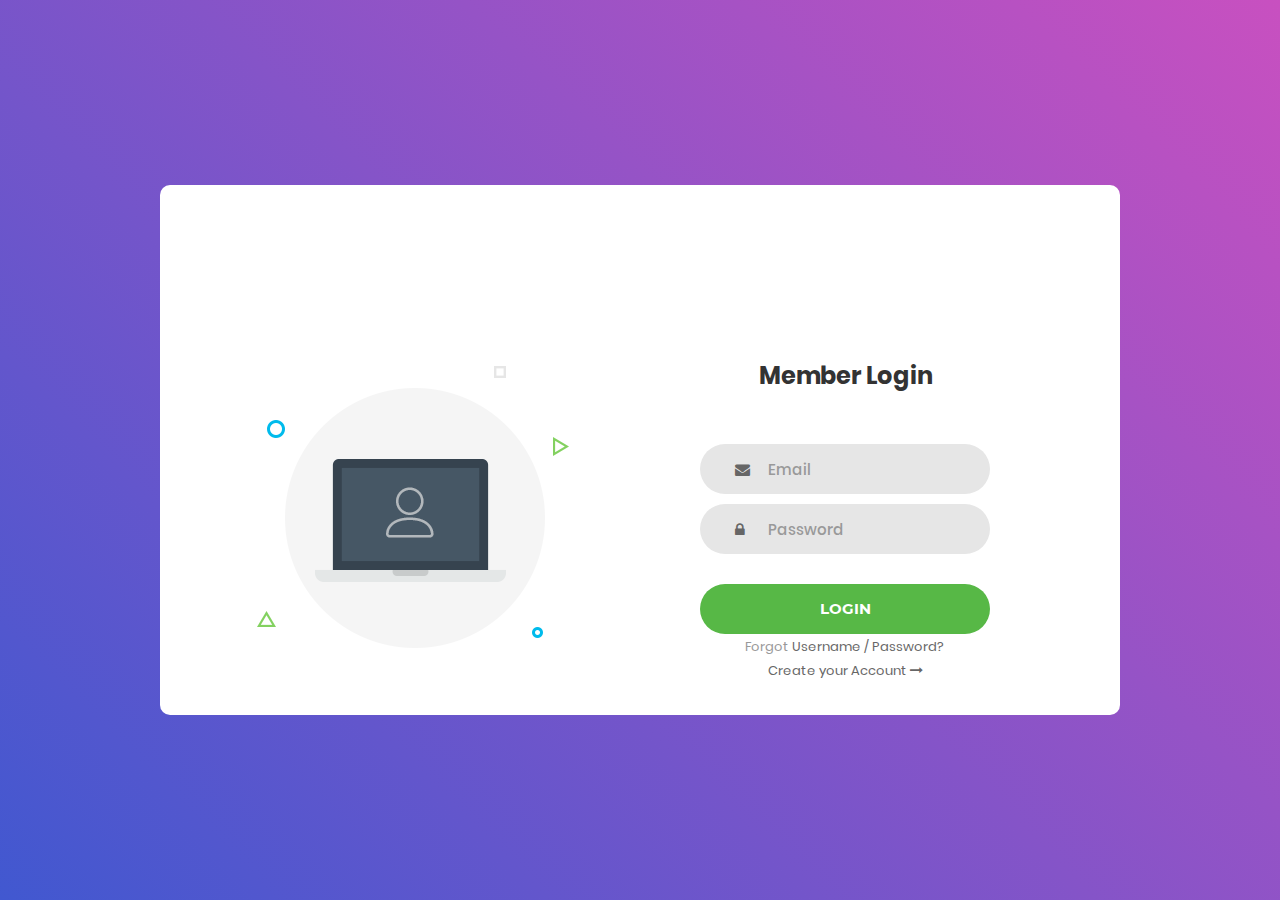
<file: Login Template/index.html>
<!DOCTYPE html>
<html lang="en">
<head>
	<title>Login V1</title>
	<meta charset="UTF-8">
	<meta name="viewport" content="width=device-width, initial-scale=1">
<!--===============================================================================================-->	
	<!-- <link rel="icon" type="image/png" href="images/icons/favicon.ico"/> -->
<!--===============================================================================================-->
	<link rel="stylesheet" type="text/css" href="vendor/bootstrap/css/bootstrap.min.css">
<!--===============================================================================================-->
	<link rel="stylesheet" type="text/css" href="fonts/font-awesome-4.7.0/css/font-awesome.min.css">
<!--===============================================================================================-->
	<!-- <link rel="stylesheet" type="text/css" href="vendor/animate/animate.css"> -->
<!--===============================================================================================-->	
	<!-- <link rel="stylesheet" type="text/css" href="vendor/css-hamburgers/hamburgers.min.css"> -->
<!--===============================================================================================-->
	<!-- <link rel="stylesheet" type="text/css" href="vendor/select2/select2.min.css"> -->
<!--===============================================================================================-->
	<!-- <link rel="stylesheet" type="text/css" href="css/util.css"> -->
	<link rel="stylesheet" type="text/css" href="css/main.css">
<!--===============================================================================================-->
</head>
<body>
	
	<div class="limiter">
		<div class="container-login100">
			<div class="wrap-login100">
				<div class="login100-pic js-tilt" data-tilt>
					<img src="images/img-01.png" alt="IMG">
				</div>

				<form class="login100-form validate-form">
					<span class="login100-form-title">
						Member Login
					</span>

					<div class="wrap-input100 validate-input" data-validate = "Valid email is required: ex@abc.xyz">
						<input class="input100" type="text" name="email" placeholder="Email">
						<span class="focus-input100"></span>
						<span class="symbol-input100">
							<i class="fa fa-envelope" aria-hidden="true"></i>
						</span>
					</div>

					<div class="wrap-input100 validate-input" data-validate = "Password is required">
						<input class="input100" type="password" name="pass" placeholder="Password">
						<span class="focus-input100"></span>
						<span class="symbol-input100">
							<i class="fa fa-lock" aria-hidden="true"></i>
						</span>
					</div>
					
					<div class="container-login100-form-btn">
						<button class="login100-form-btn">
							Login
						</button>
					</div>

					<div class="text-center p-t-12">
						<span class="txt1">
							Forgot
						</span>
						<a class="txt2" href="#">
							Username / Password?
						</a>
					</div>

					<div class="text-center p-t-136">
						<a class="txt2" href="#">
							Create your Account
							<i class="fa fa-long-arrow-right m-l-5" aria-hidden="true"></i>
						</a>
					</div>
				</form>
			</div>
		</div>
	</div>
	
	

	
<!--===============================================================================================-->	
	<script src="vendor/jquery/jquery-3.2.1.min.js"></script>
<!--===============================================================================================-->
	<!-- <script src="vendor/bootstrap/js/popper.js"></script> -->
	<script src="vendor/bootstrap/js/bootstrap.min.js"></script>
<!--===============================================================================================-->
	<!-- <script src="vendor/select2/select2.min.js"></script> -->
<!--===============================================================================================-->
	<script src="vendor/tilt/tilt.jquery.min.js"></script>
	<script >
		$('.js-tilt').tilt({
			scale: 1.1
		})
	</script>
<!--===============================================================================================-->
	<!-- <script src="js/main.js"></script> -->

</body>
</html>
</file>
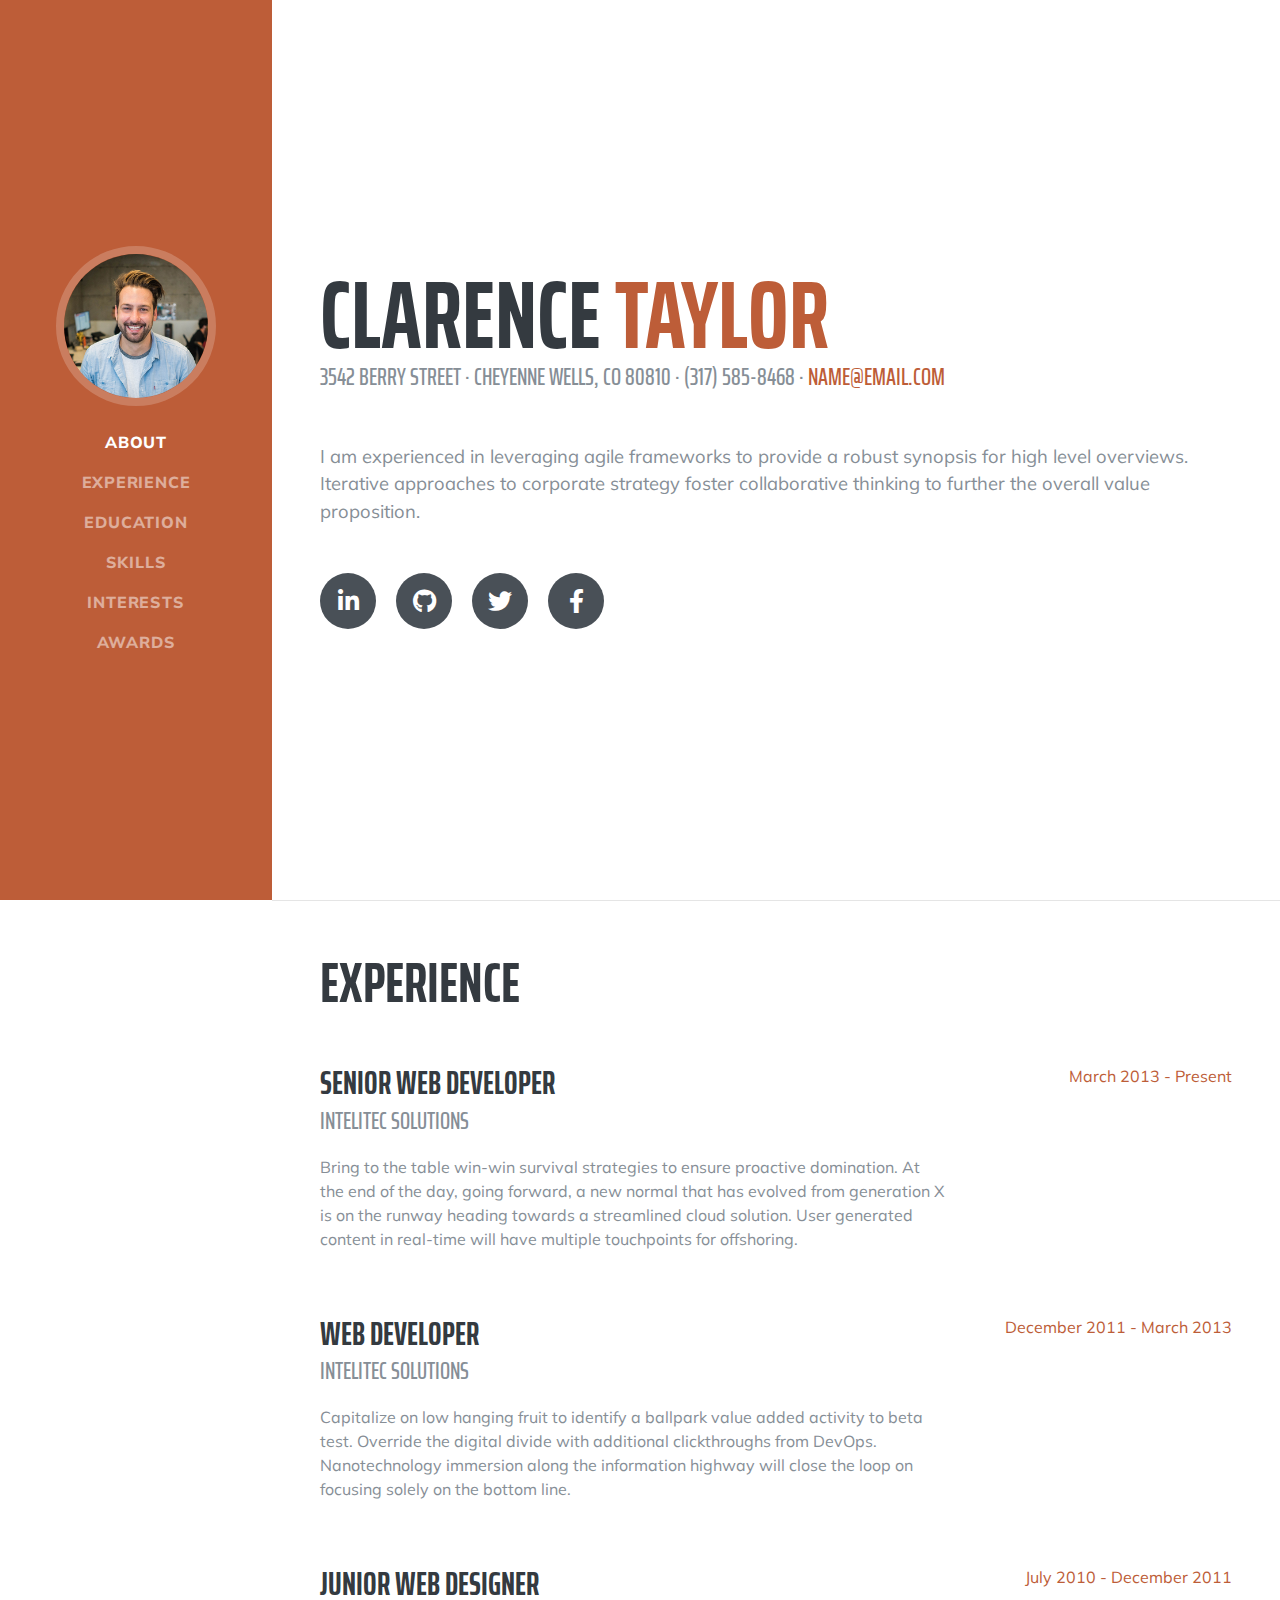
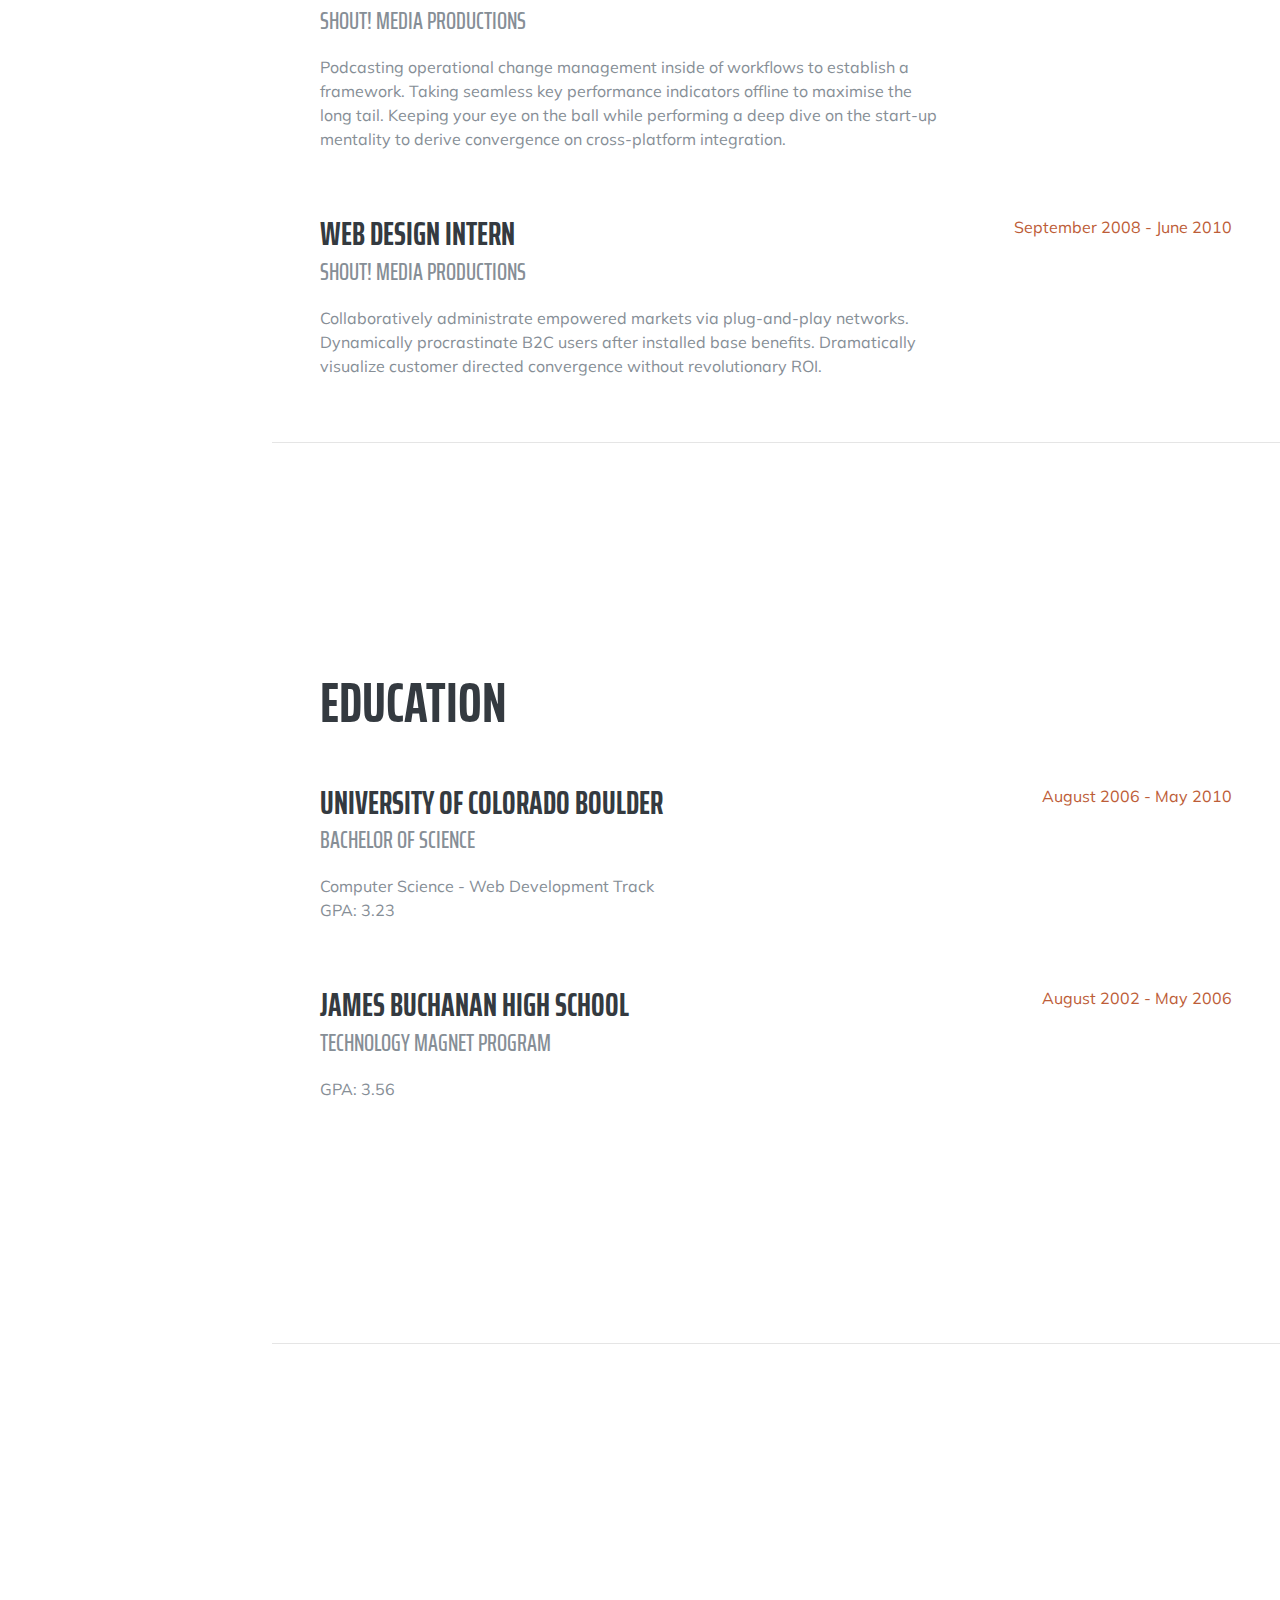
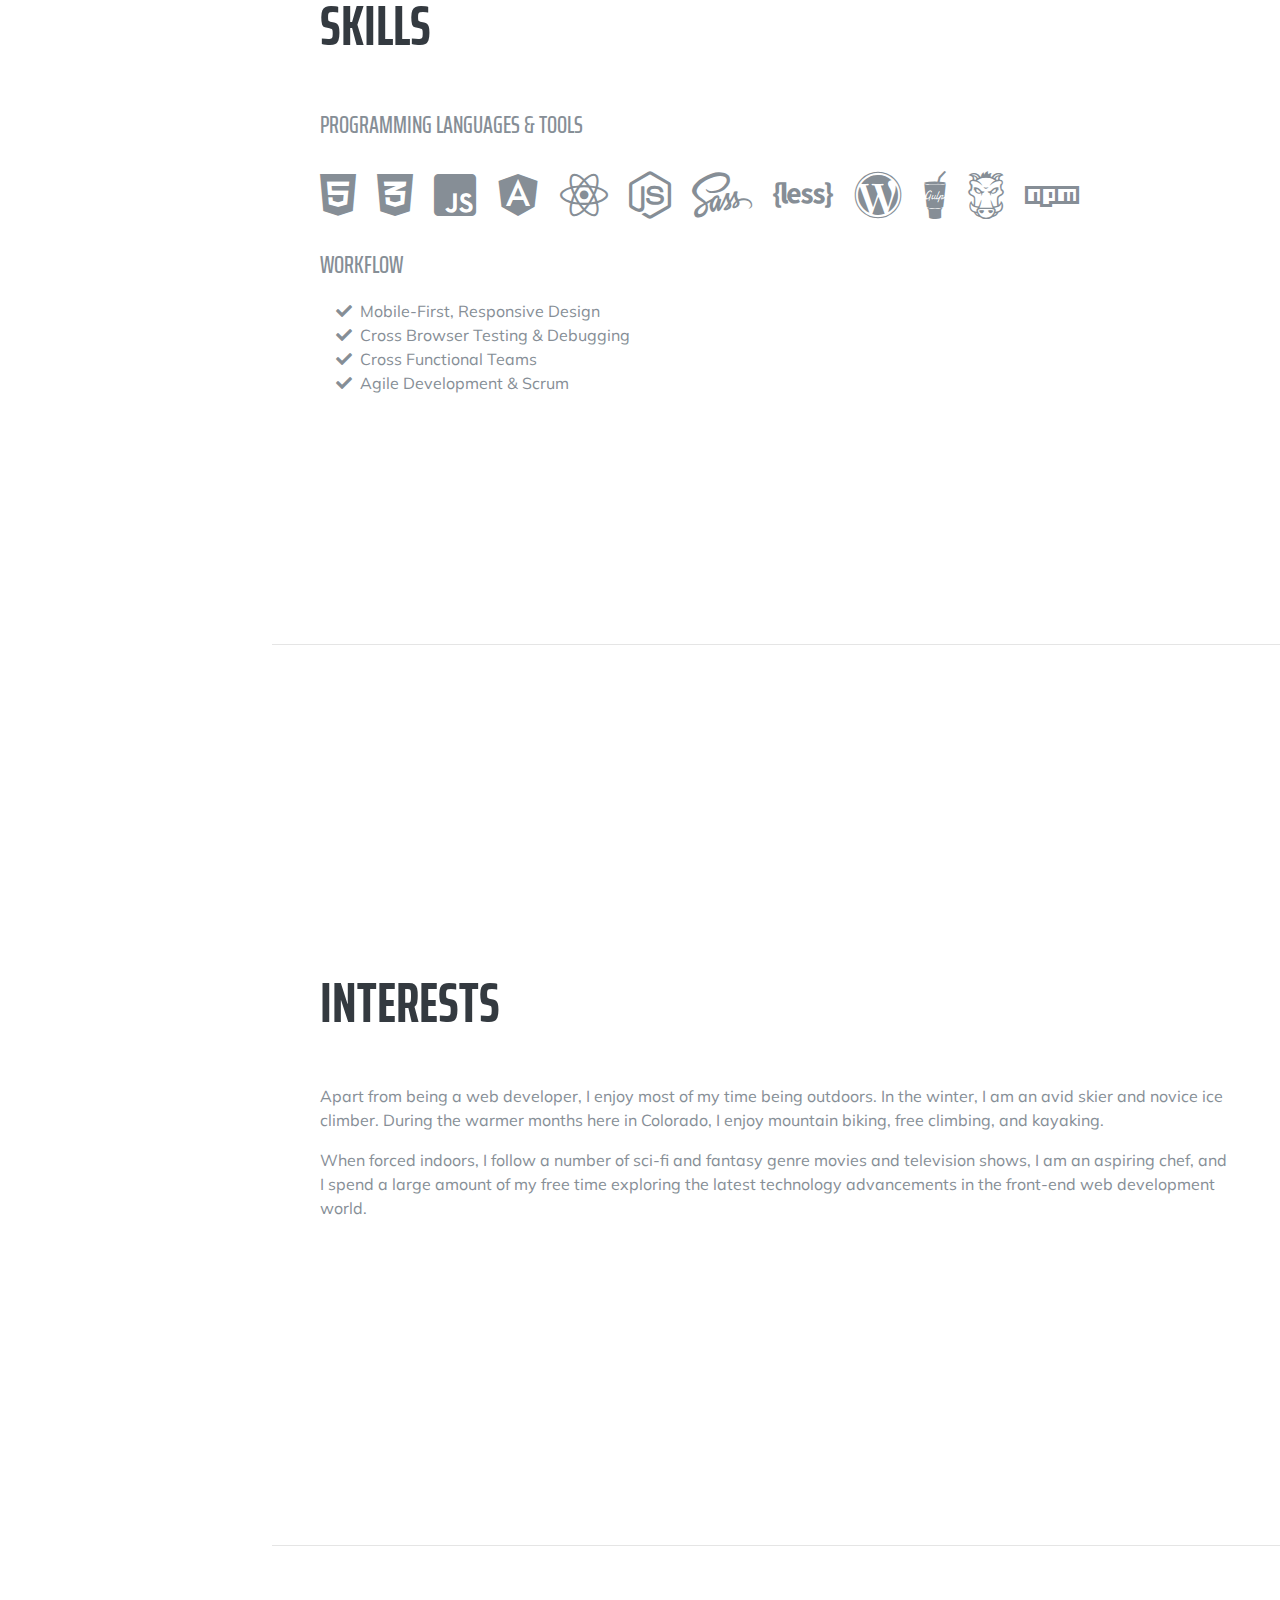
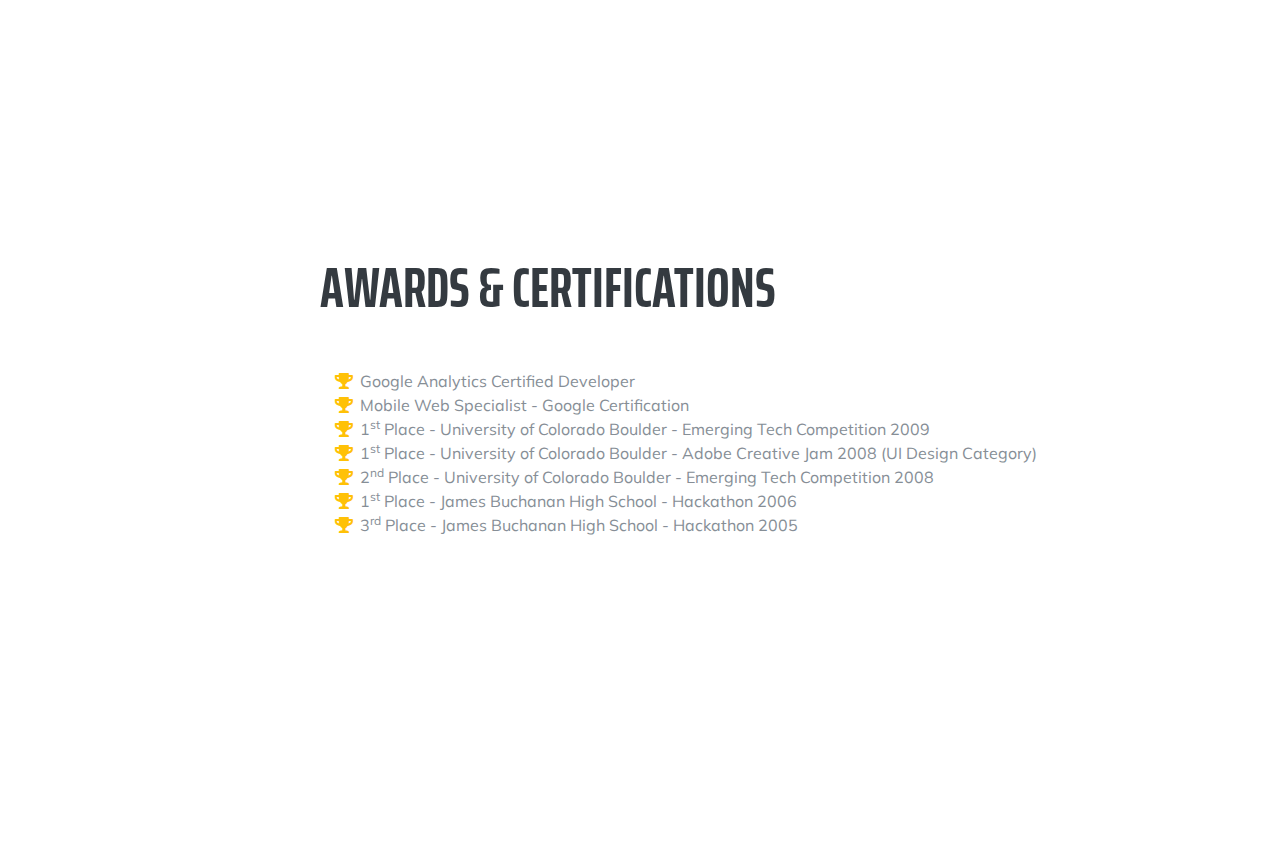
<file: Resume Template Pages/index.html>
<!DOCTYPE html>
<html lang="en">

<head>

  <meta charset="utf-8">
  <meta name="viewport" content="width=device-width, initial-scale=1, shrink-to-fit=no">
  <meta name="description" content="">
  <meta name="author" content="">

  <title>Resume - Start Bootstrap Theme</title>

  <!-- Bootstrap core CSS -->
  <link href="vendor/bootstrap/css/bootstrap.min.css" rel="stylesheet">

  <!-- Custom fonts for this template -->
  <link href="https://fonts.googleapis.com/css?family=Saira+Extra+Condensed:500,700" rel="stylesheet">
  <link href="https://fonts.googleapis.com/css?family=Muli:400,400i,800,800i" rel="stylesheet">
  <link href="vendor/fontawesome-free/css/all.min.css" rel="stylesheet">

  <!-- Custom styles for this template -->
  <link href="css/resume.min.css" rel="stylesheet">

</head>

<body id="page-top">

  <nav class="navbar navbar-expand-lg navbar-dark bg-primary fixed-top" id="sideNav">
    <a class="navbar-brand js-scroll-trigger" href="#page-top">
      <span class="d-block d-lg-none">Clarence Taylor</span>
      <span class="d-none d-lg-block">
        <img class="img-fluid img-profile rounded-circle mx-auto mb-2" src="img/profile.jpg" alt="">
      </span>
    </a>
    <button class="navbar-toggler" type="button" data-toggle="collapse" data-target="#navbarSupportedContent" aria-controls="navbarSupportedContent" aria-expanded="false" aria-label="Toggle navigation">
      <span class="navbar-toggler-icon"></span>
    </button>
    <div class="collapse navbar-collapse" id="navbarSupportedContent">
      <ul class="navbar-nav">
        <li class="nav-item">
          <a class="nav-link js-scroll-trigger" href="#about">About</a>
        </li>
        <li class="nav-item">
          <a class="nav-link js-scroll-trigger" href="#experience">Experience</a>
        </li>
        <li class="nav-item">
          <a class="nav-link js-scroll-trigger" href="#education">Education</a>
        </li>
        <li class="nav-item">
          <a class="nav-link js-scroll-trigger" href="#skills">Skills</a>
        </li>
        <li class="nav-item">
          <a class="nav-link js-scroll-trigger" href="#interests">Interests</a>
        </li>
        <li class="nav-item">
          <a class="nav-link js-scroll-trigger" href="#awards">Awards</a>
        </li>
      </ul>
    </div>
  </nav>

  <div class="container-fluid p-0">

    <section class="resume-section p-3 p-lg-5 d-flex align-items-center" id="about">
      <div class="w-100">
        <h1 class="mb-0">Clarence
          <span class="text-primary">Taylor</span>
        </h1>
        <div class="subheading mb-5">3542 Berry Street · Cheyenne Wells, CO 80810 · (317) 585-8468 ·
          <a href="mailto:name@email.com">name@email.com</a>
        </div>
        <p class="lead mb-5">I am experienced in leveraging agile frameworks to provide a robust synopsis for high level overviews. Iterative approaches to corporate strategy foster collaborative thinking to further the overall value proposition.</p>
        <div class="social-icons">
          <a href="#">
            <i class="fab fa-linkedin-in"></i>
          </a>
          <a href="#">
            <i class="fab fa-github"></i>
          </a>
          <a href="#">
            <i class="fab fa-twitter"></i>
          </a>
          <a href="#">
            <i class="fab fa-facebook-f"></i>
          </a>
        </div>
      </div>
    </section>

    <hr class="m-0">

    <section class="resume-section p-3 p-lg-5 d-flex justify-content-center" id="experience">
      <div class="w-100">
        <h2 class="mb-5">Experience</h2>

        <div class="resume-item d-flex flex-column flex-md-row justify-content-between mb-5">
          <div class="resume-content">
            <h3 class="mb-0">Senior Web Developer</h3>
            <div class="subheading mb-3">Intelitec Solutions</div>
            <p>Bring to the table win-win survival strategies to ensure proactive domination. At the end of the day, going forward, a new normal that has evolved from generation X is on the runway heading towards a streamlined cloud solution. User generated content in real-time will have multiple touchpoints for offshoring.</p>
          </div>
          <div class="resume-date text-md-right">
            <span class="text-primary">March 2013 - Present</span>
          </div>
        </div>

        <div class="resume-item d-flex flex-column flex-md-row justify-content-between mb-5">
          <div class="resume-content">
            <h3 class="mb-0">Web Developer</h3>
            <div class="subheading mb-3">Intelitec Solutions</div>
            <p>Capitalize on low hanging fruit to identify a ballpark value added activity to beta test. Override the digital divide with additional clickthroughs from DevOps. Nanotechnology immersion along the information highway will close the loop on focusing solely on the bottom line.</p>
          </div>
          <div class="resume-date text-md-right">
            <span class="text-primary">December 2011 - March 2013</span>
          </div>
        </div>

        <div class="resume-item d-flex flex-column flex-md-row justify-content-between mb-5">
          <div class="resume-content">
            <h3 class="mb-0">Junior Web Designer</h3>
            <div class="subheading mb-3">Shout! Media Productions</div>
            <p>Podcasting operational change management inside of workflows to establish a framework. Taking seamless key performance indicators offline to maximise the long tail. Keeping your eye on the ball while performing a deep dive on the start-up mentality to derive convergence on cross-platform integration.</p>
          </div>
          <div class="resume-date text-md-right">
            <span class="text-primary">July 2010 - December 2011</span>
          </div>
        </div>

        <div class="resume-item d-flex flex-column flex-md-row justify-content-between">
          <div class="resume-content">
            <h3 class="mb-0">Web Design Intern</h3>
            <div class="subheading mb-3">Shout! Media Productions</div>
            <p>Collaboratively administrate empowered markets via plug-and-play networks. Dynamically procrastinate B2C users after installed base benefits. Dramatically visualize customer directed convergence without revolutionary ROI.</p>
          </div>
          <div class="resume-date text-md-right">
            <span class="text-primary">September 2008 - June 2010</span>
          </div>
        </div>

      </div>

    </section>

    <hr class="m-0">

    <section class="resume-section p-3 p-lg-5 d-flex align-items-center" id="education">
      <div class="w-100">
        <h2 class="mb-5">Education</h2>

        <div class="resume-item d-flex flex-column flex-md-row justify-content-between mb-5">
          <div class="resume-content">
            <h3 class="mb-0">University of Colorado Boulder</h3>
            <div class="subheading mb-3">Bachelor of Science</div>
            <div>Computer Science - Web Development Track</div>
            <p>GPA: 3.23</p>
          </div>
          <div class="resume-date text-md-right">
            <span class="text-primary">August 2006 - May 2010</span>
          </div>
        </div>

        <div class="resume-item d-flex flex-column flex-md-row justify-content-between">
          <div class="resume-content">
            <h3 class="mb-0">James Buchanan High School</h3>
            <div class="subheading mb-3">Technology Magnet Program</div>
            <p>GPA: 3.56</p>
          </div>
          <div class="resume-date text-md-right">
            <span class="text-primary">August 2002 - May 2006</span>
          </div>
        </div>

      </div>
    </section>

    <hr class="m-0">

    <section class="resume-section p-3 p-lg-5 d-flex align-items-center" id="skills">
      <div class="w-100">
        <h2 class="mb-5">Skills</h2>

        <div class="subheading mb-3">Programming Languages &amp; Tools</div>
        <ul class="list-inline dev-icons">
          <li class="list-inline-item">
            <i class="fab fa-html5"></i>
          </li>
          <li class="list-inline-item">
            <i class="fab fa-css3-alt"></i>
          </li>
          <li class="list-inline-item">
            <i class="fab fa-js-square"></i>
          </li>
          <li class="list-inline-item">
            <i class="fab fa-angular"></i>
          </li>
          <li class="list-inline-item">
            <i class="fab fa-react"></i>
          </li>
          <li class="list-inline-item">
            <i class="fab fa-node-js"></i>
          </li>
          <li class="list-inline-item">
            <i class="fab fa-sass"></i>
          </li>
          <li class="list-inline-item">
            <i class="fab fa-less"></i>
          </li>
          <li class="list-inline-item">
            <i class="fab fa-wordpress"></i>
          </li>
          <li class="list-inline-item">
            <i class="fab fa-gulp"></i>
          </li>
          <li class="list-inline-item">
            <i class="fab fa-grunt"></i>
          </li>
          <li class="list-inline-item">
            <i class="fab fa-npm"></i>
          </li>
        </ul>

        <div class="subheading mb-3">Workflow</div>
        <ul class="fa-ul mb-0">
          <li>
            <i class="fa-li fa fa-check"></i>
            Mobile-First, Responsive Design</li>
          <li>
            <i class="fa-li fa fa-check"></i>
            Cross Browser Testing &amp; Debugging</li>
          <li>
            <i class="fa-li fa fa-check"></i>
            Cross Functional Teams</li>
          <li>
            <i class="fa-li fa fa-check"></i>
            Agile Development &amp; Scrum</li>
        </ul>
      </div>
    </section>

    <hr class="m-0">

    <section class="resume-section p-3 p-lg-5 d-flex align-items-center" id="interests">
      <div class="w-100">
        <h2 class="mb-5">Interests</h2>
        <p>Apart from being a web developer, I enjoy most of my time being outdoors. In the winter, I am an avid skier and novice ice climber. During the warmer months here in Colorado, I enjoy mountain biking, free climbing, and kayaking.</p>
        <p class="mb-0">When forced indoors, I follow a number of sci-fi and fantasy genre movies and television shows, I am an aspiring chef, and I spend a large amount of my free time exploring the latest technology advancements in the front-end web development world.</p>
      </div>
    </section>

    <hr class="m-0">

    <section class="resume-section p-3 p-lg-5 d-flex align-items-center" id="awards">
      <div class="w-100">
        <h2 class="mb-5">Awards &amp; Certifications</h2>
        <ul class="fa-ul mb-0">
          <li>
            <i class="fa-li fa fa-trophy text-warning"></i>
            Google Analytics Certified Developer</li>
          <li>
            <i class="fa-li fa fa-trophy text-warning"></i>
            Mobile Web Specialist - Google Certification</li>
          <li>
            <i class="fa-li fa fa-trophy text-warning"></i>
            1<sup>st</sup>
            Place - University of Colorado Boulder - Emerging Tech Competition 2009</li>
          <li>
            <i class="fa-li fa fa-trophy text-warning"></i>
            1<sup>st</sup>
            Place - University of Colorado Boulder - Adobe Creative Jam 2008 (UI Design Category)</li>
          <li>
            <i class="fa-li fa fa-trophy text-warning"></i>
            2<sup>nd</sup>
            Place - University of Colorado Boulder - Emerging Tech Competition 2008</li>
          <li>
            <i class="fa-li fa fa-trophy text-warning"></i>
            1<sup>st</sup>
            Place - James Buchanan High School - Hackathon 2006</li>
          <li>
            <i class="fa-li fa fa-trophy text-warning"></i>
            3<sup>rd</sup>
            Place - James Buchanan High School - Hackathon 2005</li>
        </ul>
      </div>
    </section>

  </div>

  <!-- Bootstrap core JavaScript -->
  <script src="vendor/jquery/jquery.min.js"></script>
  <script src="vendor/bootstrap/js/bootstrap.bundle.min.js"></script>

  <!-- Plugin JavaScript -->
  <script src="vendor/jquery-easing/jquery.easing.min.js"></script>

  <!-- Custom scripts for this template -->
  <script src="js/resume.min.js"></script>

</body>

</html>
</file>
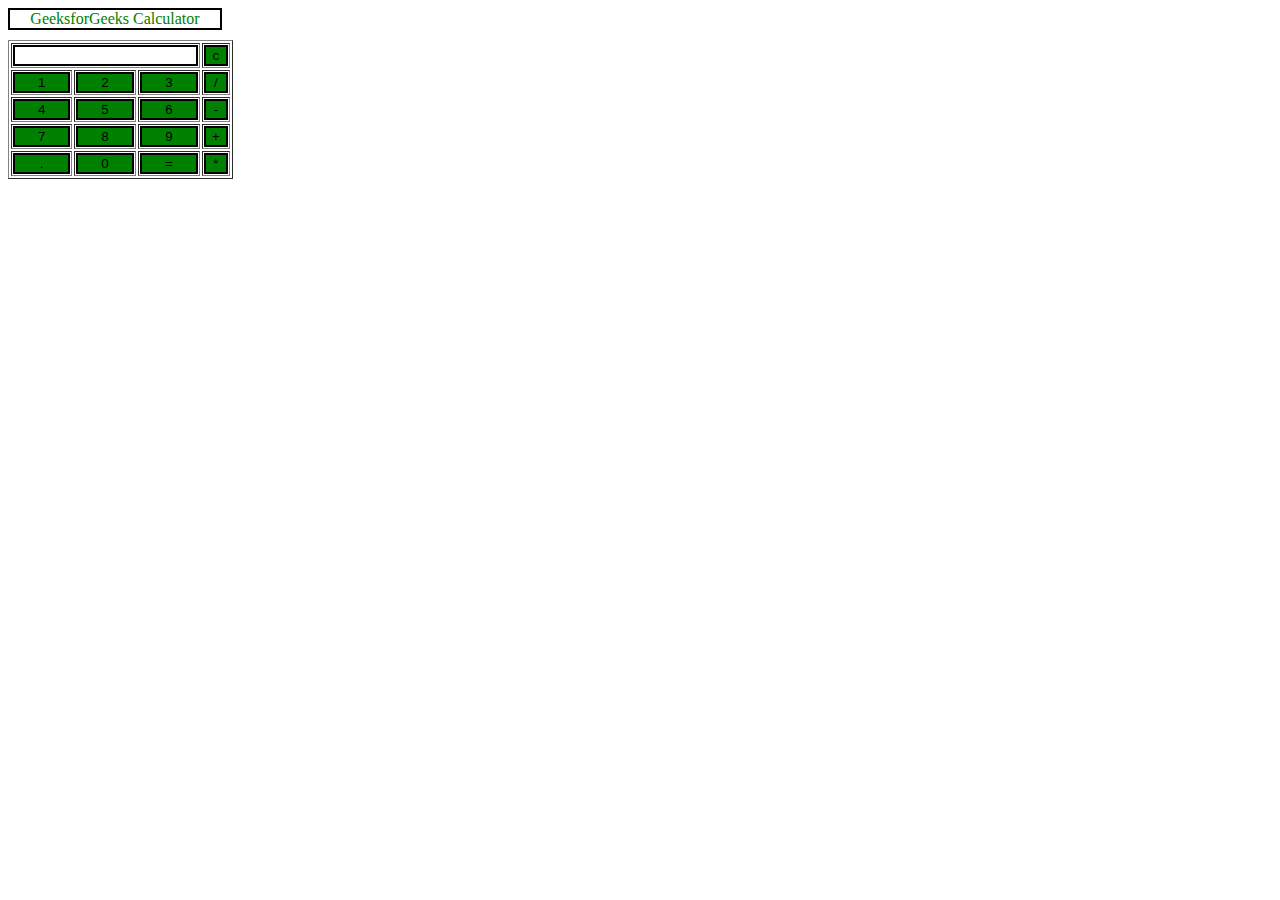
<file: calculater.html>
<html> 
   <head> 
      <script> 
         //function that display value 
         function dis(val) 
         { 
             document.getElementById("result").value+=val 
         } 
           
         //function that evaluates the digit and return result 
         function solve() 
         { 
             let x = document.getElementById("result").value 
             let y = eval(x) 
             document.getElementById("result").value = y 
         } 
           
         //function that clear the display 
         function clr() 
         { 
             document.getElementById("result").value = "" 
         } 
      </script> 
      <!-- for styling -->
      <style> 
         .title{ 
         margin-bottom: 10px; 
         text-align:center; 
         width: 210px; 
         color:green; 
         border: solid black 2px; 
         } 
  
         input[type="button"] 
         { 
         background-color:green; 
         color: black; 
         border: solid black 2px; 
         width:100% 
         } 
  
         input[type="text"] 
         { 
         background-color:white; 
         border: solid black 2px; 
         width:100% 
         } 
      </style> 
   </head> 
   <!-- create table -->
   <body> 
      <div class = title >GeeksforGeeks Calculator</div> 
      <table border="1"> 
         <tr> 
            <td colspan="3"><input type="text" id="result"/></td> 
            <!-- clr() function will call clr to clear all value -->
            <td><input type="button" value="c" onclick="clr()"/> </td> 
         </tr> 
         <tr> 
            <!-- create button and assign value to each button -->
            <!-- dis("1") will call function dis to display value -->
            <td><input type="button" value="1" onclick="dis('1')"/> </td> 
            <td><input type="button" value="2" onclick="dis('2')"/> </td> 
            <td><input type="button" value="3" onclick="dis('3')"/> </td> 
            <td><input type="button" value="/" onclick="dis('/')"/> </td> 
         </tr> 
         <tr> 
            <td><input type="button" value="4" onclick="dis('4')"/> </td> 
            <td><input type="button" value="5" onclick="dis('5')"/> </td> 
            <td><input type="button" value="6" onclick="dis('6')"/> </td> 
            <td><input type="button" value="-" onclick="dis('-')"/> </td> 
         </tr> 
         <tr> 
            <td><input type="button" value="7" onclick="dis('7')"/> </td> 
            <td><input type="button" value="8" onclick="dis('8')"/> </td> 
            <td><input type="button" value="9" onclick="dis('9')"/> </td> 
            <td><input type="button" value="+" onclick="dis('+')"/> </td> 
         </tr> 
         <tr> 
            <td><input type="button" value="." onclick="dis('.')"/> </td> 
            <td><input type="button" value="0" onclick="dis('0')"/> </td> 
            <!-- solve function call function solve to evaluate value -->
            <td><input type="button" value="=" onclick="solve()"/> </td> 
            <td><input type="button" value="*" onclick="dis('*')"/> </td> 
         </tr> 
      </table> 
   </body> 
</html>
</file>
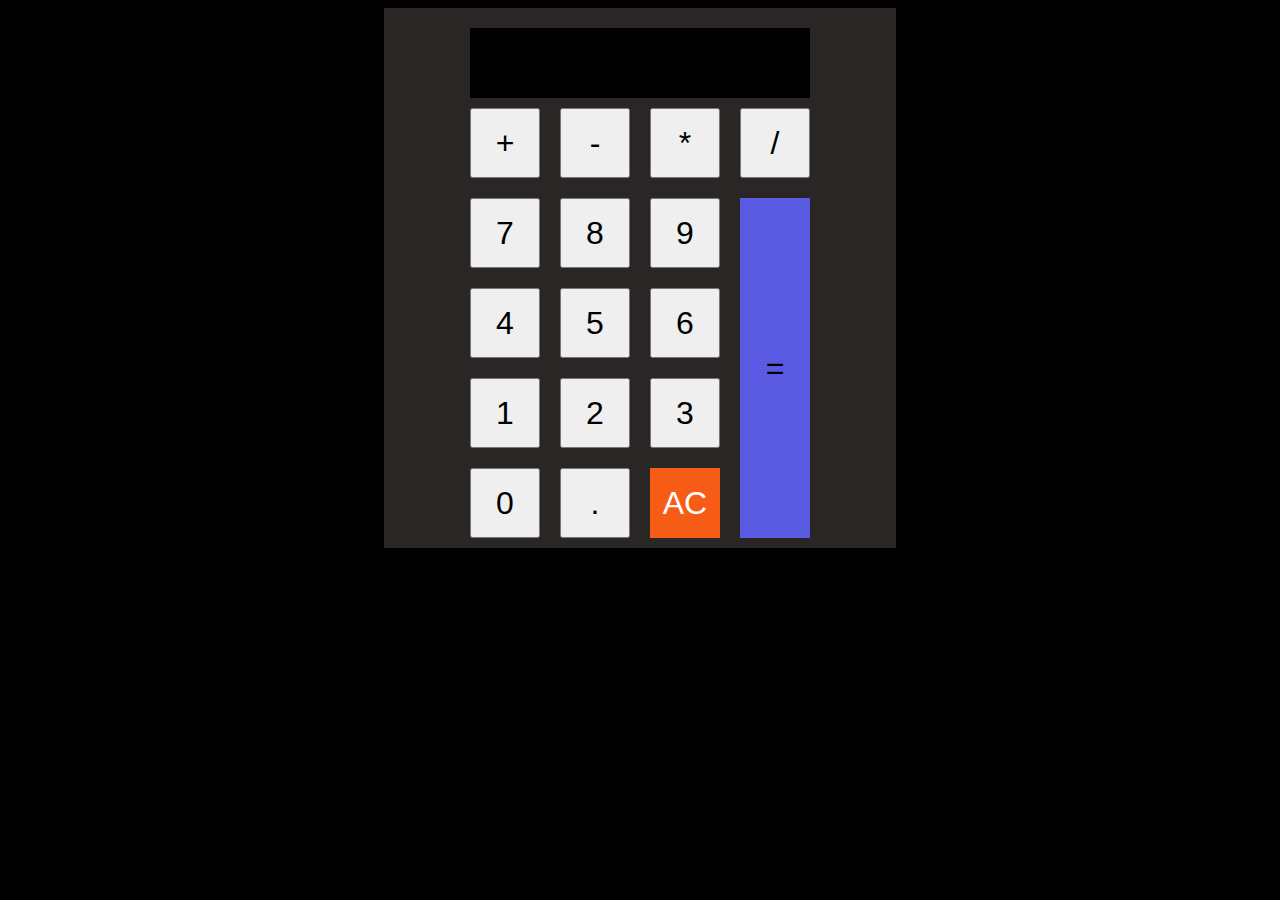
<file: Calculator.html>
<!DOCTYPE html>
<html>
<head>
	<title>Calculator</title>
	<style type="text/css">
		body {
			display: flex;
			align-items: center;
			justify-content: center;
			background-color: black;
		}

		.container {
			display: flex;
			flex-direction: column;
			justify-content: center;
			align-items: center;
			width: 40vw;
			background-color: #2a2626;
		}

		.button {
			width: 70px;
			height: 70px;
			margin: 10px;
			font-size: 2em;
		}

		.clear {
			background-color: #f75c17;
			color: white;
			border: 1px solid #f75c17;
		}

		.container1 {
			height: 70px;
			width: 340px;
			margin-top: 20px;
			background-color: black;
		}

		.container2 {
			display: grid;
			grid-template-columns: repeat(4, auto);
		}

		.box2 {
			display: grid;
			grid-template-columns: repeat(3, auto);
			grid-template-rows: 1;
		}

		.container3 {
			display: flex;
		}

		.equal {
			height: 340px;
			background-color: #5a5ae2;
			border: 1px solid #5a5ae2;
		}
	</style>
</head>

<body>
	<div class="container">
		<div class="container1">

		</div>
		<div class="container2">
			<button class="button">+</button>
			<button class="button">-</button>
			<button class="button">*</button>
			<button class="button">/</button>
		</div>
		<div class="container3">
			<div class="box2">
				<button class="button">7</button>
				<button class="button">8</button>
				<button class="button">9</button>
				<button class="button">4</button>
				<button class="button">5</button>
				<button class="button">6</button>
				<button class="button">1</button>
				<button class="button">2</button>
				<button class="button">3</button>
				<button class="button">0</button>
				<button class="button">.</button>
				<button class="clear button">AC</button>
			</div>
			<div class="box3">
				<button class="equal button">=</button>
			</div>
		</div>
	</div>
</body>
</html>
</file>
<file: Login Template/css/util.css>
/*[ FONT SIZE ]
///////////////////////////////////////////////////////////
*/
.fs-1 {font-size: 1px;}
.fs-2 {font-size: 2px;}
.fs-3 {font-size: 3px;}
.fs-4 {font-size: 4px;}
.fs-5 {font-size: 5px;}
.fs-6 {font-size: 6px;}
.fs-7 {font-size: 7px;}
.fs-8 {font-size: 8px;}
.fs-9 {font-size: 9px;}
.fs-10 {font-size: 10px;}
.fs-11 {font-size: 11px;}
.fs-12 {font-size: 12px;}
.fs-13 {font-size: 13px;}
.fs-14 {font-size: 14px;}
.fs-15 {font-size: 15px;}
.fs-16 {font-size: 16px;}
.fs-17 {font-size: 17px;}
.fs-18 {font-size: 18px;}
.fs-19 {font-size: 19px;}
.fs-20 {font-size: 20px;}
.fs-21 {font-size: 21px;}
.fs-22 {font-size: 22px;}
.fs-23 {font-size: 23px;}
.fs-24 {font-size: 24px;}
.fs-25 {font-size: 25px;}
.fs-26 {font-size: 26px;}
.fs-27 {font-size: 27px;}
.fs-28 {font-size: 28px;}
.fs-29 {font-size: 29px;}
.fs-30 {font-size: 30px;}
.fs-31 {font-size: 31px;}
.fs-32 {font-size: 32px;}
.fs-33 {font-size: 33px;}
.fs-34 {font-size: 34px;}
.fs-35 {font-size: 35px;}
.fs-36 {font-size: 36px;}
.fs-37 {font-size: 37px;}
.fs-38 {font-size: 38px;}
.fs-39 {font-size: 39px;}
.fs-40 {font-size: 40px;}
.fs-41 {font-size: 41px;}
.fs-42 {font-size: 42px;}
.fs-43 {font-size: 43px;}
.fs-44 {font-size: 44px;}
.fs-45 {font-size: 45px;}
.fs-46 {font-size: 46px;}
.fs-47 {font-size: 47px;}
.fs-48 {font-size: 48px;}
.fs-49 {font-size: 49px;}
.fs-50 {font-size: 50px;}
.fs-51 {font-size: 51px;}
.fs-52 {font-size: 52px;}
.fs-53 {font-size: 53px;}
.fs-54 {font-size: 54px;}
.fs-55 {font-size: 55px;}
.fs-56 {font-size: 56px;}
.fs-57 {font-size: 57px;}
.fs-58 {font-size: 58px;}
.fs-59 {font-size: 59px;}
.fs-60 {font-size: 60px;}
.fs-61 {font-size: 61px;}
.fs-62 {font-size: 62px;}
.fs-63 {font-size: 63px;}
.fs-64 {font-size: 64px;}
.fs-65 {font-size: 65px;}
.fs-66 {font-size: 66px;}
.fs-67 {font-size: 67px;}
.fs-68 {font-size: 68px;}
.fs-69 {font-size: 69px;}
.fs-70 {font-size: 70px;}
.fs-71 {font-size: 71px;}
.fs-72 {font-size: 72px;}
.fs-73 {font-size: 73px;}
.fs-74 {font-size: 74px;}
.fs-75 {font-size: 75px;}
.fs-76 {font-size: 76px;}
.fs-77 {font-size: 77px;}
.fs-78 {font-size: 78px;}
.fs-79 {font-size: 79px;}
.fs-80 {font-size: 80px;}
.fs-81 {font-size: 81px;}
.fs-82 {font-size: 82px;}
.fs-83 {font-size: 83px;}
.fs-84 {font-size: 84px;}
.fs-85 {font-size: 85px;}
.fs-86 {font-size: 86px;}
.fs-87 {font-size: 87px;}
.fs-88 {font-size: 88px;}
.fs-89 {font-size: 89px;}
.fs-90 {font-size: 90px;}
.fs-91 {font-size: 91px;}
.fs-92 {font-size: 92px;}
.fs-93 {font-size: 93px;}
.fs-94 {font-size: 94px;}
.fs-95 {font-size: 95px;}
.fs-96 {font-size: 96px;}
.fs-97 {font-size: 97px;}
.fs-98 {font-size: 98px;}
.fs-99 {font-size: 99px;}
.fs-100 {font-size: 100px;}
.fs-101 {font-size: 101px;}
.fs-102 {font-size: 102px;}
.fs-103 {font-size: 103px;}
.fs-104 {font-size: 104px;}
.fs-105 {font-size: 105px;}
.fs-106 {font-size: 106px;}
.fs-107 {font-size: 107px;}
.fs-108 {font-size: 108px;}
.fs-109 {font-size: 109px;}
.fs-110 {font-size: 110px;}
.fs-111 {font-size: 111px;}
.fs-112 {font-size: 112px;}
.fs-113 {font-size: 113px;}
.fs-114 {font-size: 114px;}
.fs-115 {font-size: 115px;}
.fs-116 {font-size: 116px;}
.fs-117 {font-size: 117px;}
.fs-118 {font-size: 118px;}
.fs-119 {font-size: 119px;}
.fs-120 {font-size: 120px;}
.fs-121 {font-size: 121px;}
.fs-122 {font-size: 122px;}
.fs-123 {font-size: 123px;}
.fs-124 {font-size: 124px;}
.fs-125 {font-size: 125px;}
.fs-126 {font-size: 126px;}
.fs-127 {font-size: 127px;}
.fs-128 {font-size: 128px;}
.fs-129 {font-size: 129px;}
.fs-130 {font-size: 130px;}
.fs-131 {font-size: 131px;}
.fs-132 {font-size: 132px;}
.fs-133 {font-size: 133px;}
.fs-134 {font-size: 134px;}
.fs-135 {font-size: 135px;}
.fs-136 {font-size: 136px;}
.fs-137 {font-size: 137px;}
.fs-138 {font-size: 138px;}
.fs-139 {font-size: 139px;}
.fs-140 {font-size: 140px;}
.fs-141 {font-size: 141px;}
.fs-142 {font-size: 142px;}
.fs-143 {font-size: 143px;}
.fs-144 {font-size: 144px;}
.fs-145 {font-size: 145px;}
.fs-146 {font-size: 146px;}
.fs-147 {font-size: 147px;}
.fs-148 {font-size: 148px;}
.fs-149 {font-size: 149px;}
.fs-150 {font-size: 150px;}
.fs-151 {font-size: 151px;}
.fs-152 {font-size: 152px;}
.fs-153 {font-size: 153px;}
.fs-154 {font-size: 154px;}
.fs-155 {font-size: 155px;}
.fs-156 {font-size: 156px;}
.fs-157 {font-size: 157px;}
.fs-158 {font-size: 158px;}
.fs-159 {font-size: 159px;}
.fs-160 {font-size: 160px;}
.fs-161 {font-size: 161px;}
.fs-162 {font-size: 162px;}
.fs-163 {font-size: 163px;}
.fs-164 {font-size: 164px;}
.fs-165 {font-size: 165px;}
.fs-166 {font-size: 166px;}
.fs-167 {font-size: 167px;}
.fs-168 {font-size: 168px;}
.fs-169 {font-size: 169px;}
.fs-170 {font-size: 170px;}
.fs-171 {font-size: 171px;}
.fs-172 {font-size: 172px;}
.fs-173 {font-size: 173px;}
.fs-174 {font-size: 174px;}
.fs-175 {font-size: 175px;}
.fs-176 {font-size: 176px;}
.fs-177 {font-size: 177px;}
.fs-178 {font-size: 178px;}
.fs-179 {font-size: 179px;}
.fs-180 {font-size: 180px;}
.fs-181 {font-size: 181px;}
.fs-182 {font-size: 182px;}
.fs-183 {font-size: 183px;}
.fs-184 {font-size: 184px;}
.fs-185 {font-size: 185px;}
.fs-186 {font-size: 186px;}
.fs-187 {font-size: 187px;}
.fs-188 {font-size: 188px;}
.fs-189 {font-size: 189px;}
.fs-190 {font-size: 190px;}
.fs-191 {font-size: 191px;}
.fs-192 {font-size: 192px;}
.fs-193 {font-size: 193px;}
.fs-194 {font-size: 194px;}
.fs-195 {font-size: 195px;}
.fs-196 {font-size: 196px;}
.fs-197 {font-size: 197px;}
.fs-198 {font-size: 198px;}
.fs-199 {font-size: 199px;}
.fs-200 {font-size: 200px;}

/*[ PADDING ]
///////////////////////////////////////////////////////////
*/
.p-t-0 {padding-top: 0px;}
.p-t-1 {padding-top: 1px;}
.p-t-2 {padding-top: 2px;}
.p-t-3 {padding-top: 3px;}
.p-t-4 {padding-top: 4px;}
.p-t-5 {padding-top: 5px;}
.p-t-6 {padding-top: 6px;}
.p-t-7 {padding-top: 7px;}
.p-t-8 {padding-top: 8px;}
.p-t-9 {padding-top: 9px;}
.p-t-10 {padding-top: 10px;}
.p-t-11 {padding-top: 11px;}
.p-t-12 {padding-top: 12px;}
.p-t-13 {padding-top: 13px;}
.p-t-14 {padding-top: 14px;}
.p-t-15 {padding-top: 15px;}
.p-t-16 {padding-top: 16px;}
.p-t-17 {padding-top: 17px;}
.p-t-18 {padding-top: 18px;}
.p-t-19 {padding-top: 19px;}
.p-t-20 {padding-top: 20px;}
.p-t-21 {padding-top: 21px;}
.p-t-22 {padding-top: 22px;}
.p-t-23 {padding-top: 23px;}
.p-t-24 {padding-top: 24px;}
.p-t-25 {padding-top: 25px;}
.p-t-26 {padding-top: 26px;}
.p-t-27 {padding-top: 27px;}
.p-t-28 {padding-top: 28px;}
.p-t-29 {padding-top: 29px;}
.p-t-30 {padding-top: 30px;}
.p-t-31 {padding-top: 31px;}
.p-t-32 {padding-top: 32px;}
.p-t-33 {padding-top: 33px;}
.p-t-34 {padding-top: 34px;}
.p-t-35 {padding-top: 35px;}
.p-t-36 {padding-top: 36px;}
.p-t-37 {padding-top: 37px;}
.p-t-38 {padding-top: 38px;}
.p-t-39 {padding-top: 39px;}
.p-t-40 {padding-top: 40px;}
.p-t-41 {padding-top: 41px;}
.p-t-42 {padding-top: 42px;}
.p-t-43 {padding-top: 43px;}
.p-t-44 {padding-top: 44px;}
.p-t-45 {padding-top: 45px;}
.p-t-46 {padding-top: 46px;}
.p-t-47 {padding-top: 47px;}
.p-t-48 {padding-top: 48px;}
.p-t-49 {padding-top: 49px;}
.p-t-50 {padding-top: 50px;}
.p-t-51 {padding-top: 51px;}
.p-t-52 {padding-top: 52px;}
.p-t-53 {padding-top: 53px;}
.p-t-54 {padding-top: 54px;}
.p-t-55 {padding-top: 55px;}
.p-t-56 {padding-top: 56px;}
.p-t-57 {padding-top: 57px;}
.p-t-58 {padding-top: 58px;}
.p-t-59 {padding-top: 59px;}
.p-t-60 {padding-top: 60px;}
.p-t-61 {padding-top: 61px;}
.p-t-62 {padding-top: 62px;}
.p-t-63 {padding-top: 63px;}
.p-t-64 {padding-top: 64px;}
.p-t-65 {padding-top: 65px;}
.p-t-66 {padding-top: 66px;}
.p-t-67 {padding-top: 67px;}
.p-t-68 {padding-top: 68px;}
.p-t-69 {padding-top: 69px;}
.p-t-70 {padding-top: 70px;}
.p-t-71 {padding-top: 71px;}
.p-t-72 {padding-top: 72px;}
.p-t-73 {padding-top: 73px;}
.p-t-74 {padding-top: 74px;}
.p-t-75 {padding-top: 75px;}
.p-t-76 {padding-top: 76px;}
.p-t-77 {padding-top: 77px;}
.p-t-78 {padding-top: 78px;}
.p-t-79 {padding-top: 79px;}
.p-t-80 {padding-top: 80px;}
.p-t-81 {padding-top: 81px;}
.p-t-82 {padding-top: 82px;}
.p-t-83 {padding-top: 83px;}
.p-t-84 {padding-top: 84px;}
.p-t-85 {padding-top: 85px;}
.p-t-86 {padding-top: 86px;}
.p-t-87 {padding-top: 87px;}
.p-t-88 {padding-top: 88px;}
.p-t-89 {padding-top: 89px;}
.p-t-90 {padding-top: 90px;}
.p-t-91 {padding-top: 91px;}
.p-t-92 {padding-top: 92px;}
.p-t-93 {padding-top: 93px;}
.p-t-94 {padding-top: 94px;}
.p-t-95 {padding-top: 95px;}
.p-t-96 {padding-top: 96px;}
.p-t-97 {padding-top: 97px;}
.p-t-98 {padding-top: 98px;}
.p-t-99 {padding-top: 99px;}
.p-t-100 {padding-top: 100px;}
.p-t-101 {padding-top: 101px;}
.p-t-102 {padding-top: 102px;}
.p-t-103 {padding-top: 103px;}
.p-t-104 {padding-top: 104px;}
.p-t-105 {padding-top: 105px;}
.p-t-106 {padding-top: 106px;}
.p-t-107 {padding-top: 107px;}
.p-t-108 {padding-top: 108px;}
.p-t-109 {padding-top: 109px;}
.p-t-110 {padding-top: 110px;}
.p-t-111 {padding-top: 111px;}
.p-t-112 {padding-top: 112px;}
.p-t-113 {padding-top: 113px;}
.p-t-114 {padding-top: 114px;}
.p-t-115 {padding-top: 115px;}
.p-t-116 {padding-top: 116px;}
.p-t-117 {padding-top: 117px;}
.p-t-118 {padding-top: 118px;}
.p-t-119 {padding-top: 119px;}
.p-t-120 {padding-top: 120px;}
.p-t-121 {padding-top: 121px;}
.p-t-122 {padding-top: 122px;}
.p-t-123 {padding-top: 123px;}
.p-t-124 {padding-top: 124px;}
.p-t-125 {padding-top: 125px;}
.p-t-126 {padding-top: 126px;}
.p-t-127 {padding-top: 127px;}
.p-t-128 {padding-top: 128px;}
.p-t-129 {padding-top: 129px;}
.p-t-130 {padding-top: 130px;}
.p-t-131 {padding-top: 131px;}
.p-t-132 {padding-top: 132px;}
.p-t-133 {padding-top: 133px;}
.p-t-134 {padding-top: 134px;}
.p-t-135 {padding-top: 135px;}
.p-t-136 {padding-top: 136px;}
.p-t-137 {padding-top: 137px;}
.p-t-138 {padding-top: 138px;}
.p-t-139 {padding-top: 139px;}
.p-t-140 {padding-top: 140px;}
.p-t-141 {padding-top: 141px;}
.p-t-142 {padding-top: 142px;}
.p-t-143 {padding-top: 143px;}
.p-t-144 {padding-top: 144px;}
.p-t-145 {padding-top: 145px;}
.p-t-146 {padding-top: 146px;}
.p-t-147 {padding-top: 147px;}
.p-t-148 {padding-top: 148px;}
.p-t-149 {padding-top: 149px;}
.p-t-150 {padding-top: 150px;}
.p-t-151 {padding-top: 151px;}
.p-t-152 {padding-top: 152px;}
.p-t-153 {padding-top: 153px;}
.p-t-154 {padding-top: 154px;}
.p-t-155 {padding-top: 155px;}
.p-t-156 {padding-top: 156px;}
.p-t-157 {padding-top: 157px;}
.p-t-158 {padding-top: 158px;}
.p-t-159 {padding-top: 159px;}
.p-t-160 {padding-top: 160px;}
.p-t-161 {padding-top: 161px;}
.p-t-162 {padding-top: 162px;}
.p-t-163 {padding-top: 163px;}
.p-t-164 {padding-top: 164px;}
.p-t-165 {padding-top: 165px;}
.p-t-166 {padding-top: 166px;}
.p-t-167 {padding-top: 167px;}
.p-t-168 {padding-top: 168px;}
.p-t-169 {padding-top: 169px;}
.p-t-170 {padding-top: 170px;}
.p-t-171 {padding-top: 171px;}
.p-t-172 {padding-top: 172px;}
.p-t-173 {padding-top: 173px;}
.p-t-174 {padding-top: 174px;}
.p-t-175 {padding-top: 175px;}
.p-t-176 {padding-top: 176px;}
.p-t-177 {padding-top: 177px;}
.p-t-178 {padding-top: 178px;}
.p-t-179 {padding-top: 179px;}
.p-t-180 {padding-top: 180px;}
.p-t-181 {padding-top: 181px;}
.p-t-182 {padding-top: 182px;}
.p-t-183 {padding-top: 183px;}
.p-t-184 {padding-top: 184px;}
.p-t-185 {padding-top: 185px;}
.p-t-186 {padding-top: 186px;}
.p-t-187 {padding-top: 187px;}
.p-t-188 {padding-top: 188px;}
.p-t-189 {padding-top: 189px;}
.p-t-190 {padding-top: 190px;}
.p-t-191 {padding-top: 191px;}
.p-t-192 {padding-top: 192px;}
.p-t-193 {padding-top: 193px;}
.p-t-194 {padding-top: 194px;}
.p-t-195 {padding-top: 195px;}
.p-t-196 {padding-top: 196px;}
.p-t-197 {padding-top: 197px;}
.p-t-198 {padding-top: 198px;}
.p-t-199 {padding-top: 199px;}
.p-t-200 {padding-top: 200px;}
.p-t-201 {padding-top: 201px;}
.p-t-202 {padding-top: 202px;}
.p-t-203 {padding-top: 203px;}
.p-t-204 {padding-top: 204px;}
.p-t-205 {padding-top: 205px;}
.p-t-206 {padding-top: 206px;}
.p-t-207 {padding-top: 207px;}
.p-t-208 {padding-top: 208px;}
.p-t-209 {padding-top: 209px;}
.p-t-210 {padding-top: 210px;}
.p-t-211 {padding-top: 211px;}
.p-t-212 {padding-top: 212px;}
.p-t-213 {padding-top: 213px;}
.p-t-214 {padding-top: 214px;}
.p-t-215 {padding-top: 215px;}
.p-t-216 {padding-top: 216px;}
.p-t-217 {padding-top: 217px;}
.p-t-218 {padding-top: 218px;}
.p-t-219 {padding-top: 219px;}
.p-t-220 {padding-top: 220px;}
.p-t-221 {padding-top: 221px;}
.p-t-222 {padding-top: 222px;}
.p-t-223 {padding-top: 223px;}
.p-t-224 {padding-top: 224px;}
.p-t-225 {padding-top: 225px;}
.p-t-226 {padding-top: 226px;}
.p-t-227 {padding-top: 227px;}
.p-t-228 {padding-top: 228px;}
.p-t-229 {padding-top: 229px;}
.p-t-230 {padding-top: 230px;}
.p-t-231 {padding-top: 231px;}
.p-t-232 {padding-top: 232px;}
.p-t-233 {padding-top: 233px;}
.p-t-234 {padding-top: 234px;}
.p-t-235 {padding-top: 235px;}
.p-t-236 {padding-top: 236px;}
.p-t-237 {padding-top: 237px;}
.p-t-238 {padding-top: 238px;}
.p-t-239 {padding-top: 239px;}
.p-t-240 {padding-top: 240px;}
.p-t-241 {padding-top: 241px;}
.p-t-242 {padding-top: 242px;}
.p-t-243 {padding-top: 243px;}
.p-t-244 {padding-top: 244px;}
.p-t-245 {padding-top: 245px;}
.p-t-246 {padding-top: 246px;}
.p-t-247 {padding-top: 247px;}
.p-t-248 {padding-top: 248px;}
.p-t-249 {padding-top: 249px;}
.p-t-250 {padding-top: 250px;}
.p-b-0 {padding-bottom: 0px;}
.p-b-1 {padding-bottom: 1px;}
.p-b-2 {padding-bottom: 2px;}
.p-b-3 {padding-bottom: 3px;}
.p-b-4 {padding-bottom: 4px;}
.p-b-5 {padding-bottom: 5px;}
.p-b-6 {padding-bottom: 6px;}
.p-b-7 {padding-bottom: 7px;}
.p-b-8 {padding-bottom: 8px;}
.p-b-9 {padding-bottom: 9px;}
.p-b-10 {padding-bottom: 10px;}
.p-b-11 {padding-bottom: 11px;}
.p-b-12 {padding-bottom: 12px;}
.p-b-13 {padding-bottom: 13px;}
.p-b-14 {padding-bottom: 14px;}
.p-b-15 {padding-bottom: 15px;}
.p-b-16 {padding-bottom: 16px;}
.p-b-17 {padding-bottom: 17px;}
.p-b-18 {padding-bottom: 18px;}
.p-b-19 {padding-bottom: 19px;}
.p-b-20 {padding-bottom: 20px;}
.p-b-21 {padding-bottom: 21px;}
.p-b-22 {padding-bottom: 22px;}
.p-b-23 {padding-bottom: 23px;}
.p-b-24 {padding-bottom: 24px;}
.p-b-25 {padding-bottom: 25px;}
.p-b-26 {padding-bottom: 26px;}
.p-b-27 {padding-bottom: 27px;}
.p-b-28 {padding-bottom: 28px;}
.p-b-29 {padding-bottom: 29px;}
.p-b-30 {padding-bottom: 30px;}
.p-b-31 {padding-bottom: 31px;}
.p-b-32 {padding-bottom: 32px;}
.p-b-33 {padding-bottom: 33px;}
.p-b-34 {padding-bottom: 34px;}
.p-b-35 {padding-bottom: 35px;}
.p-b-36 {padding-bottom: 36px;}
.p-b-37 {padding-bottom: 37px;}
.p-b-38 {padding-bottom: 38px;}
.p-b-39 {padding-bottom: 39px;}
.p-b-40 {padding-bottom: 40px;}
.p-b-41 {padding-bottom: 41px;}
.p-b-42 {padding-bottom: 42px;}
.p-b-43 {padding-bottom: 43px;}
.p-b-44 {padding-bottom: 44px;}
.p-b-45 {padding-bottom: 45px;}
.p-b-46 {padding-bottom: 46px;}
.p-b-47 {padding-bottom: 47px;}
.p-b-48 {padding-bottom: 48px;}
.p-b-49 {padding-bottom: 49px;}
.p-b-50 {padding-bottom: 50px;}
.p-b-51 {padding-bottom: 51px;}
.p-b-52 {padding-bottom: 52px;}
.p-b-53 {padding-bottom: 53px;}
.p-b-54 {padding-bottom: 54px;}
.p-b-55 {padding-bottom: 55px;}
.p-b-56 {padding-bottom: 56px;}
.p-b-57 {padding-bottom: 57px;}
.p-b-58 {padding-bottom: 58px;}
.p-b-59 {padding-bottom: 59px;}
.p-b-60 {padding-bottom: 60px;}
.p-b-61 {padding-bottom: 61px;}
.p-b-62 {padding-bottom: 62px;}
.p-b-63 {padding-bottom: 63px;}
.p-b-64 {padding-bottom: 64px;}
.p-b-65 {padding-bottom: 65px;}
.p-b-66 {padding-bottom: 66px;}
.p-b-67 {padding-bottom: 67px;}
.p-b-68 {padding-bottom: 68px;}
.p-b-69 {padding-bottom: 69px;}
.p-b-70 {padding-bottom: 70px;}
.p-b-71 {padding-bottom: 71px;}
.p-b-72 {padding-bottom: 72px;}
.p-b-73 {padding-bottom: 73px;}
.p-b-74 {padding-bottom: 74px;}
.p-b-75 {padding-bottom: 75px;}
.p-b-76 {padding-bottom: 76px;}
.p-b-77 {padding-bottom: 77px;}
.p-b-78 {padding-bottom: 78px;}
.p-b-79 {padding-bottom: 79px;}
.p-b-80 {padding-bottom: 80px;}
.p-b-81 {padding-bottom: 81px;}
.p-b-82 {padding-bottom: 82px;}
.p-b-83 {padding-bottom: 83px;}
.p-b-84 {padding-bottom: 84px;}
.p-b-85 {padding-bottom: 85px;}
.p-b-86 {padding-bottom: 86px;}
.p-b-87 {padding-bottom: 87px;}
.p-b-88 {padding-bottom: 88px;}
.p-b-89 {padding-bottom: 89px;}
.p-b-90 {padding-bottom: 90px;}
.p-b-91 {padding-bottom: 91px;}
.p-b-92 {padding-bottom: 92px;}
.p-b-93 {padding-bottom: 93px;}
.p-b-94 {padding-bottom: 94px;}
.p-b-95 {padding-bottom: 95px;}
.p-b-96 {padding-bottom: 96px;}
.p-b-97 {padding-bottom: 97px;}
.p-b-98 {padding-bottom: 98px;}
.p-b-99 {padding-bottom: 99px;}
.p-b-100 {padding-bottom: 100px;}
.p-b-101 {padding-bottom: 101px;}
.p-b-102 {padding-bottom: 102px;}
.p-b-103 {padding-bottom: 103px;}
.p-b-104 {padding-bottom: 104px;}
.p-b-105 {padding-bottom: 105px;}
.p-b-106 {padding-bottom: 106px;}
.p-b-107 {padding-bottom: 107px;}
.p-b-108 {padding-bottom: 108px;}
.p-b-109 {padding-bottom: 109px;}
.p-b-110 {padding-bottom: 110px;}
.p-b-111 {padding-bottom: 111px;}
.p-b-112 {padding-bottom: 112px;}
.p-b-113 {padding-bottom: 113px;}
.p-b-114 {padding-bottom: 114px;}
.p-b-115 {padding-bottom: 115px;}
.p-b-116 {padding-bottom: 116px;}
.p-b-117 {padding-bottom: 117px;}
.p-b-118 {padding-bottom: 118px;}
.p-b-119 {padding-bottom: 119px;}
.p-b-120 {padding-bottom: 120px;}
.p-b-121 {padding-bottom: 121px;}
.p-b-122 {padding-bottom: 122px;}
.p-b-123 {padding-bottom: 123px;}
.p-b-124 {padding-bottom: 124px;}
.p-b-125 {padding-bottom: 125px;}
.p-b-126 {padding-bottom: 126px;}
.p-b-127 {padding-bottom: 127px;}
.p-b-128 {padding-bottom: 128px;}
.p-b-129 {padding-bottom: 129px;}
.p-b-130 {padding-bottom: 130px;}
.p-b-131 {padding-bottom: 131px;}
.p-b-132 {padding-bottom: 132px;}
.p-b-133 {padding-bottom: 133px;}
.p-b-134 {padding-bottom: 134px;}
.p-b-135 {padding-bottom: 135px;}
.p-b-136 {padding-bottom: 136px;}
.p-b-137 {padding-bottom: 137px;}
.p-b-138 {padding-bottom: 138px;}
.p-b-139 {padding-bottom: 139px;}
.p-b-140 {padding-bottom: 140px;}
.p-b-141 {padding-bottom: 141px;}
.p-b-142 {padding-bottom: 142px;}
.p-b-143 {padding-bottom: 143px;}
.p-b-144 {padding-bottom: 144px;}
.p-b-145 {padding-bottom: 145px;}
.p-b-146 {padding-bottom: 146px;}
.p-b-147 {padding-bottom: 147px;}
.p-b-148 {padding-bottom: 148px;}
.p-b-149 {padding-bottom: 149px;}
.p-b-150 {padding-bottom: 150px;}
.p-b-151 {padding-bottom: 151px;}
.p-b-152 {padding-bottom: 152px;}
.p-b-153 {padding-bottom: 153px;}
.p-b-154 {padding-bottom: 154px;}
.p-b-155 {padding-bottom: 155px;}
.p-b-156 {padding-bottom: 156px;}
.p-b-157 {padding-bottom: 157px;}
.p-b-158 {padding-bottom: 158px;}
.p-b-159 {padding-bottom: 159px;}
.p-b-160 {padding-bottom: 160px;}
.p-b-161 {padding-bottom: 161px;}
.p-b-162 {padding-bottom: 162px;}
.p-b-163 {padding-bottom: 163px;}
.p-b-164 {padding-bottom: 164px;}
.p-b-165 {padding-bottom: 165px;}
.p-b-166 {padding-bottom: 166px;}
.p-b-167 {padding-bottom: 167px;}
.p-b-168 {padding-bottom: 168px;}
.p-b-169 {padding-bottom: 169px;}
.p-b-170 {padding-bottom: 170px;}
.p-b-171 {padding-bottom: 171px;}
.p-b-172 {padding-bottom: 172px;}
.p-b-173 {padding-bottom: 173px;}
.p-b-174 {padding-bottom: 174px;}
.p-b-175 {padding-bottom: 175px;}
.p-b-176 {padding-bottom: 176px;}
.p-b-177 {padding-bottom: 177px;}
.p-b-178 {padding-bottom: 178px;}
.p-b-179 {padding-bottom: 179px;}
.p-b-180 {padding-bottom: 180px;}
.p-b-181 {padding-bottom: 181px;}
.p-b-182 {padding-bottom: 182px;}
.p-b-183 {padding-bottom: 183px;}
.p-b-184 {padding-bottom: 184px;}
.p-b-185 {padding-bottom: 185px;}
.p-b-186 {padding-bottom: 186px;}
.p-b-187 {padding-bottom: 187px;}
.p-b-188 {padding-bottom: 188px;}
.p-b-189 {padding-bottom: 189px;}
.p-b-190 {padding-bottom: 190px;}
.p-b-191 {padding-bottom: 191px;}
.p-b-192 {padding-bottom: 192px;}
.p-b-193 {padding-bottom: 193px;}
.p-b-194 {padding-bottom: 194px;}
.p-b-195 {padding-bottom: 195px;}
.p-b-196 {padding-bottom: 196px;}
.p-b-197 {padding-bottom: 197px;}
.p-b-198 {padding-bottom: 198px;}
.p-b-199 {padding-bottom: 199px;}
.p-b-200 {padding-bottom: 200px;}
.p-b-201 {padding-bottom: 201px;}
.p-b-202 {padding-bottom: 202px;}
.p-b-203 {padding-bottom: 203px;}
.p-b-204 {padding-bottom: 204px;}
.p-b-205 {padding-bottom: 205px;}
.p-b-206 {padding-bottom: 206px;}
.p-b-207 {padding-bottom: 207px;}
.p-b-208 {padding-bottom: 208px;}
.p-b-209 {padding-bottom: 209px;}
.p-b-210 {padding-bottom: 210px;}
.p-b-211 {padding-bottom: 211px;}
.p-b-212 {padding-bottom: 212px;}
.p-b-213 {padding-bottom: 213px;}
.p-b-214 {padding-bottom: 214px;}
.p-b-215 {padding-bottom: 215px;}
.p-b-216 {padding-bottom: 216px;}
.p-b-217 {padding-bottom: 217px;}
.p-b-218 {padding-bottom: 218px;}
.p-b-219 {padding-bottom: 219px;}
.p-b-220 {padding-bottom: 220px;}
.p-b-221 {padding-bottom: 221px;}
.p-b-222 {padding-bottom: 222px;}
.p-b-223 {padding-bottom: 223px;}
.p-b-224 {padding-bottom: 224px;}
.p-b-225 {padding-bottom: 225px;}
.p-b-226 {padding-bottom: 226px;}
.p-b-227 {padding-bottom: 227px;}
.p-b-228 {padding-bottom: 228px;}
.p-b-229 {padding-bottom: 229px;}
.p-b-230 {padding-bottom: 230px;}
.p-b-231 {padding-bottom: 231px;}
.p-b-232 {padding-bottom: 232px;}
.p-b-233 {padding-bottom: 233px;}
.p-b-234 {padding-bottom: 234px;}
.p-b-235 {padding-bottom: 235px;}
.p-b-236 {padding-bottom: 236px;}
.p-b-237 {padding-bottom: 237px;}
.p-b-238 {padding-bottom: 238px;}
.p-b-239 {padding-bottom: 239px;}
.p-b-240 {padding-bottom: 240px;}
.p-b-241 {padding-bottom: 241px;}
.p-b-242 {padding-bottom: 242px;}
.p-b-243 {padding-bottom: 243px;}
.p-b-244 {padding-bottom: 244px;}
.p-b-245 {padding-bottom: 245px;}
.p-b-246 {padding-bottom: 246px;}
.p-b-247 {padding-bottom: 247px;}
.p-b-248 {padding-bottom: 248px;}
.p-b-249 {padding-bottom: 249px;}
.p-b-250 {padding-bottom: 250px;}
.p-l-0 {padding-left: 0px;}
.p-l-1 {padding-left: 1px;}
.p-l-2 {padding-left: 2px;}
.p-l-3 {padding-left: 3px;}
.p-l-4 {padding-left: 4px;}
.p-l-5 {padding-left: 5px;}
.p-l-6 {padding-left: 6px;}
.p-l-7 {padding-left: 7px;}
.p-l-8 {padding-left: 8px;}
.p-l-9 {padding-left: 9px;}
.p-l-10 {padding-left: 10px;}
.p-l-11 {padding-left: 11px;}
.p-l-12 {padding-left: 12px;}
.p-l-13 {padding-left: 13px;}
.p-l-14 {padding-left: 14px;}
.p-l-15 {padding-left: 15px;}
.p-l-16 {padding-left: 16px;}
.p-l-17 {padding-left: 17px;}
.p-l-18 {padding-left: 18px;}
.p-l-19 {padding-left: 19px;}
.p-l-20 {padding-left: 20px;}
.p-l-21 {padding-left: 21px;}
.p-l-22 {padding-left: 22px;}
.p-l-23 {padding-left: 23px;}
.p-l-24 {padding-left: 24px;}
.p-l-25 {padding-left: 25px;}
.p-l-26 {padding-left: 26px;}
.p-l-27 {padding-left: 27px;}
.p-l-28 {padding-left: 28px;}
.p-l-29 {padding-left: 29px;}
.p-l-30 {padding-left: 30px;}
.p-l-31 {padding-left: 31px;}
.p-l-32 {padding-left: 32px;}
.p-l-33 {padding-left: 33px;}
.p-l-34 {padding-left: 34px;}
.p-l-35 {padding-left: 35px;}
.p-l-36 {padding-left: 36px;}
.p-l-37 {padding-left: 37px;}
.p-l-38 {padding-left: 38px;}
.p-l-39 {padding-left: 39px;}
.p-l-40 {padding-left: 40px;}
.p-l-41 {padding-left: 41px;}
.p-l-42 {padding-left: 42px;}
.p-l-43 {padding-left: 43px;}
.p-l-44 {padding-left: 44px;}
.p-l-45 {padding-left: 45px;}
.p-l-46 {padding-left: 46px;}
.p-l-47 {padding-left: 47px;}
.p-l-48 {padding-left: 48px;}
.p-l-49 {padding-left: 49px;}
.p-l-50 {padding-left: 50px;}
.p-l-51 {padding-left: 51px;}
.p-l-52 {padding-left: 52px;}
.p-l-53 {padding-left: 53px;}
.p-l-54 {padding-left: 54px;}
.p-l-55 {padding-left: 55px;}
.p-l-56 {padding-left: 56px;}
.p-l-57 {padding-left: 57px;}
.p-l-58 {padding-left: 58px;}
.p-l-59 {padding-left: 59px;}
.p-l-60 {padding-left: 60px;}
.p-l-61 {padding-left: 61px;}
.p-l-62 {padding-left: 62px;}
.p-l-63 {padding-left: 63px;}
.p-l-64 {padding-left: 64px;}
.p-l-65 {padding-left: 65px;}
.p-l-66 {padding-left: 66px;}
.p-l-67 {padding-left: 67px;}
.p-l-68 {padding-left: 68px;}
.p-l-69 {padding-left: 69px;}
.p-l-70 {padding-left: 70px;}
.p-l-71 {padding-left: 71px;}
.p-l-72 {padding-left: 72px;}
.p-l-73 {padding-left: 73px;}
.p-l-74 {padding-left: 74px;}
.p-l-75 {padding-left: 75px;}
.p-l-76 {padding-left: 76px;}
.p-l-77 {padding-left: 77px;}
.p-l-78 {padding-left: 78px;}
.p-l-79 {padding-left: 79px;}
.p-l-80 {padding-left: 80px;}
.p-l-81 {padding-left: 81px;}
.p-l-82 {padding-left: 82px;}
.p-l-83 {padding-left: 83px;}
.p-l-84 {padding-left: 84px;}
.p-l-85 {padding-left: 85px;}
.p-l-86 {padding-left: 86px;}
.p-l-87 {padding-left: 87px;}
.p-l-88 {padding-left: 88px;}
.p-l-89 {padding-left: 89px;}
.p-l-90 {padding-left: 90px;}
.p-l-91 {padding-left: 91px;}
.p-l-92 {padding-left: 92px;}
.p-l-93 {padding-left: 93px;}
.p-l-94 {padding-left: 94px;}
.p-l-95 {padding-left: 95px;}
.p-l-96 {padding-left: 96px;}
.p-l-97 {padding-left: 97px;}
.p-l-98 {padding-left: 98px;}
.p-l-99 {padding-left: 99px;}
.p-l-100 {padding-left: 100px;}
.p-l-101 {padding-left: 101px;}
.p-l-102 {padding-left: 102px;}
.p-l-103 {padding-left: 103px;}
.p-l-104 {padding-left: 104px;}
.p-l-105 {padding-left: 105px;}
.p-l-106 {padding-left: 106px;}
.p-l-107 {padding-left: 107px;}
.p-l-108 {padding-left: 108px;}
.p-l-109 {padding-left: 109px;}
.p-l-110 {padding-left: 110px;}
.p-l-111 {padding-left: 111px;}
.p-l-112 {padding-left: 112px;}
.p-l-113 {padding-left: 113px;}
.p-l-114 {padding-left: 114px;}
.p-l-115 {padding-left: 115px;}
.p-l-116 {padding-left: 116px;}
.p-l-117 {padding-left: 117px;}
.p-l-118 {padding-left: 118px;}
.p-l-119 {padding-left: 119px;}
.p-l-120 {padding-left: 120px;}
.p-l-121 {padding-left: 121px;}
.p-l-122 {padding-left: 122px;}
.p-l-123 {padding-left: 123px;}
.p-l-124 {padding-left: 124px;}
.p-l-125 {padding-left: 125px;}
.p-l-126 {padding-left: 126px;}
.p-l-127 {padding-left: 127px;}
.p-l-128 {padding-left: 128px;}
.p-l-129 {padding-left: 129px;}
.p-l-130 {padding-left: 130px;}
.p-l-131 {padding-left: 131px;}
.p-l-132 {padding-left: 132px;}
.p-l-133 {padding-left: 133px;}
.p-l-134 {padding-left: 134px;}
.p-l-135 {padding-left: 135px;}
.p-l-136 {padding-left: 136px;}
.p-l-137 {padding-left: 137px;}
.p-l-138 {padding-left: 138px;}
.p-l-139 {padding-left: 139px;}
.p-l-140 {padding-left: 140px;}
.p-l-141 {padding-left: 141px;}
.p-l-142 {padding-left: 142px;}
.p-l-143 {padding-left: 143px;}
.p-l-144 {padding-left: 144px;}
.p-l-145 {padding-left: 145px;}
.p-l-146 {padding-left: 146px;}
.p-l-147 {padding-left: 147px;}
.p-l-148 {padding-left: 148px;}
.p-l-149 {padding-left: 149px;}
.p-l-150 {padding-left: 150px;}
.p-l-151 {padding-left: 151px;}
.p-l-152 {padding-left: 152px;}
.p-l-153 {padding-left: 153px;}
.p-l-154 {padding-left: 154px;}
.p-l-155 {padding-left: 155px;}
.p-l-156 {padding-left: 156px;}
.p-l-157 {padding-left: 157px;}
.p-l-158 {padding-left: 158px;}
.p-l-159 {padding-left: 159px;}
.p-l-160 {padding-left: 160px;}
.p-l-161 {padding-left: 161px;}
.p-l-162 {padding-left: 162px;}
.p-l-163 {padding-left: 163px;}
.p-l-164 {padding-left: 164px;}
.p-l-165 {padding-left: 165px;}
.p-l-166 {padding-left: 166px;}
.p-l-167 {padding-left: 167px;}
.p-l-168 {padding-left: 168px;}
.p-l-169 {padding-left: 169px;}
.p-l-170 {padding-left: 170px;}
.p-l-171 {padding-left: 171px;}
.p-l-172 {padding-left: 172px;}
.p-l-173 {padding-left: 173px;}
.p-l-174 {padding-left: 174px;}
.p-l-175 {padding-left: 175px;}
.p-l-176 {padding-left: 176px;}
.p-l-177 {padding-left: 177px;}
.p-l-178 {padding-left: 178px;}
.p-l-179 {padding-left: 179px;}
.p-l-180 {padding-left: 180px;}
.p-l-181 {padding-left: 181px;}
.p-l-182 {padding-left: 182px;}
.p-l-183 {padding-left: 183px;}
.p-l-184 {padding-left: 184px;}
.p-l-185 {padding-left: 185px;}
.p-l-186 {padding-left: 186px;}
.p-l-187 {padding-left: 187px;}
.p-l-188 {padding-left: 188px;}
.p-l-189 {padding-left: 189px;}
.p-l-190 {padding-left: 190px;}
.p-l-191 {padding-left: 191px;}
.p-l-192 {padding-left: 192px;}
.p-l-193 {padding-left: 193px;}
.p-l-194 {padding-left: 194px;}
.p-l-195 {padding-left: 195px;}
.p-l-196 {padding-left: 196px;}
.p-l-197 {padding-left: 197px;}
.p-l-198 {padding-left: 198px;}
.p-l-199 {padding-left: 199px;}
.p-l-200 {padding-left: 200px;}
.p-l-201 {padding-left: 201px;}
.p-l-202 {padding-left: 202px;}
.p-l-203 {padding-left: 203px;}
.p-l-204 {padding-left: 204px;}
.p-l-205 {padding-left: 205px;}
.p-l-206 {padding-left: 206px;}
.p-l-207 {padding-left: 207px;}
.p-l-208 {padding-left: 208px;}
.p-l-209 {padding-left: 209px;}
.p-l-210 {padding-left: 210px;}
.p-l-211 {padding-left: 211px;}
.p-l-212 {padding-left: 212px;}
.p-l-213 {padding-left: 213px;}
.p-l-214 {padding-left: 214px;}
.p-l-215 {padding-left: 215px;}
.p-l-216 {padding-left: 216px;}
.p-l-217 {padding-left: 217px;}
.p-l-218 {padding-left: 218px;}
.p-l-219 {padding-left: 219px;}
.p-l-220 {padding-left: 220px;}
.p-l-221 {padding-left: 221px;}
.p-l-222 {padding-left: 222px;}
.p-l-223 {padding-left: 223px;}
.p-l-224 {padding-left: 224px;}
.p-l-225 {padding-left: 225px;}
.p-l-226 {padding-left: 226px;}
.p-l-227 {padding-left: 227px;}
.p-l-228 {padding-left: 228px;}
.p-l-229 {padding-left: 229px;}
.p-l-230 {padding-left: 230px;}
.p-l-231 {padding-left: 231px;}
.p-l-232 {padding-left: 232px;}
.p-l-233 {padding-left: 233px;}
.p-l-234 {padding-left: 234px;}
.p-l-235 {padding-left: 235px;}
.p-l-236 {padding-left: 236px;}
.p-l-237 {padding-left: 237px;}
.p-l-238 {padding-left: 238px;}
.p-l-239 {padding-left: 239px;}
.p-l-240 {padding-left: 240px;}
.p-l-241 {padding-left: 241px;}
.p-l-242 {padding-left: 242px;}
.p-l-243 {padding-left: 243px;}
.p-l-244 {padding-left: 244px;}
.p-l-245 {padding-left: 245px;}
.p-l-246 {padding-left: 246px;}
.p-l-247 {padding-left: 247px;}
.p-l-248 {padding-left: 248px;}
.p-l-249 {padding-left: 249px;}
.p-l-250 {padding-left: 250px;}
.p-r-0 {padding-right: 0px;}
.p-r-1 {padding-right: 1px;}
.p-r-2 {padding-right: 2px;}
.p-r-3 {padding-right: 3px;}
.p-r-4 {padding-right: 4px;}
.p-r-5 {padding-right: 5px;}
.p-r-6 {padding-right: 6px;}
.p-r-7 {padding-right: 7px;}
.p-r-8 {padding-right: 8px;}
.p-r-9 {padding-right: 9px;}
.p-r-10 {padding-right: 10px;}
.p-r-11 {padding-right: 11px;}
.p-r-12 {padding-right: 12px;}
.p-r-13 {padding-right: 13px;}
.p-r-14 {padding-right: 14px;}
.p-r-15 {padding-right: 15px;}
.p-r-16 {padding-right: 16px;}
.p-r-17 {padding-right: 17px;}
.p-r-18 {padding-right: 18px;}
.p-r-19 {padding-right: 19px;}
.p-r-20 {padding-right: 20px;}
.p-r-21 {padding-right: 21px;}
.p-r-22 {padding-right: 22px;}
.p-r-23 {padding-right: 23px;}
.p-r-24 {padding-right: 24px;}
.p-r-25 {padding-right: 25px;}
.p-r-26 {padding-right: 26px;}
.p-r-27 {padding-right: 27px;}
.p-r-28 {padding-right: 28px;}
.p-r-29 {padding-right: 29px;}
.p-r-30 {padding-right: 30px;}
.p-r-31 {padding-right: 31px;}
.p-r-32 {padding-right: 32px;}
.p-r-33 {padding-right: 33px;}
.p-r-34 {padding-right: 34px;}
.p-r-35 {padding-right: 35px;}
.p-r-36 {padding-right: 36px;}
.p-r-37 {padding-right: 37px;}
.p-r-38 {padding-right: 38px;}
.p-r-39 {padding-right: 39px;}
.p-r-40 {padding-right: 40px;}
.p-r-41 {padding-right: 41px;}
.p-r-42 {padding-right: 42px;}
.p-r-43 {padding-right: 43px;}
.p-r-44 {padding-right: 44px;}
.p-r-45 {padding-right: 45px;}
.p-r-46 {padding-right: 46px;}
.p-r-47 {padding-right: 47px;}
.p-r-48 {padding-right: 48px;}
.p-r-49 {padding-right: 49px;}
.p-r-50 {padding-right: 50px;}
.p-r-51 {padding-right: 51px;}
.p-r-52 {padding-right: 52px;}
.p-r-53 {padding-right: 53px;}
.p-r-54 {padding-right: 54px;}
.p-r-55 {padding-right: 55px;}
.p-r-56 {padding-right: 56px;}
.p-r-57 {padding-right: 57px;}
.p-r-58 {padding-right: 58px;}
.p-r-59 {padding-right: 59px;}
.p-r-60 {padding-right: 60px;}
.p-r-61 {padding-right: 61px;}
.p-r-62 {padding-right: 62px;}
.p-r-63 {padding-right: 63px;}
.p-r-64 {padding-right: 64px;}
.p-r-65 {padding-right: 65px;}
.p-r-66 {padding-right: 66px;}
.p-r-67 {padding-right: 67px;}
.p-r-68 {padding-right: 68px;}
.p-r-69 {padding-right: 69px;}
.p-r-70 {padding-right: 70px;}
.p-r-71 {padding-right: 71px;}
.p-r-72 {padding-right: 72px;}
.p-r-73 {padding-right: 73px;}
.p-r-74 {padding-right: 74px;}
.p-r-75 {padding-right: 75px;}
.p-r-76 {padding-right: 76px;}
.p-r-77 {padding-right: 77px;}
.p-r-78 {padding-right: 78px;}
.p-r-79 {padding-right: 79px;}
.p-r-80 {padding-right: 80px;}
.p-r-81 {padding-right: 81px;}
.p-r-82 {padding-right: 82px;}
.p-r-83 {padding-right: 83px;}
.p-r-84 {padding-right: 84px;}
.p-r-85 {padding-right: 85px;}
.p-r-86 {padding-right: 86px;}
.p-r-87 {padding-right: 87px;}
.p-r-88 {padding-right: 88px;}
.p-r-89 {padding-right: 89px;}
.p-r-90 {padding-right: 90px;}
.p-r-91 {padding-right: 91px;}
.p-r-92 {padding-right: 92px;}
.p-r-93 {padding-right: 93px;}
.p-r-94 {padding-right: 94px;}
.p-r-95 {padding-right: 95px;}
.p-r-96 {padding-right: 96px;}
.p-r-97 {padding-right: 97px;}
.p-r-98 {padding-right: 98px;}
.p-r-99 {padding-right: 99px;}
.p-r-100 {padding-right: 100px;}
.p-r-101 {padding-right: 101px;}
.p-r-102 {padding-right: 102px;}
.p-r-103 {padding-right: 103px;}
.p-r-104 {padding-right: 104px;}
.p-r-105 {padding-right: 105px;}
.p-r-106 {padding-right: 106px;}
.p-r-107 {padding-right: 107px;}
.p-r-108 {padding-right: 108px;}
.p-r-109 {padding-right: 109px;}
.p-r-110 {padding-right: 110px;}
.p-r-111 {padding-right: 111px;}
.p-r-112 {padding-right: 112px;}
.p-r-113 {padding-right: 113px;}
.p-r-114 {padding-right: 114px;}
.p-r-115 {padding-right: 115px;}
.p-r-116 {padding-right: 116px;}
.p-r-117 {padding-right: 117px;}
.p-r-118 {padding-right: 118px;}
.p-r-119 {padding-right: 119px;}
.p-r-120 {padding-right: 120px;}
.p-r-121 {padding-right: 121px;}
.p-r-122 {padding-right: 122px;}
.p-r-123 {padding-right: 123px;}
.p-r-124 {padding-right: 124px;}
.p-r-125 {padding-right: 125px;}
.p-r-126 {padding-right: 126px;}
.p-r-127 {padding-right: 127px;}
.p-r-128 {padding-right: 128px;}
.p-r-129 {padding-right: 129px;}
.p-r-130 {padding-right: 130px;}
.p-r-131 {padding-right: 131px;}
.p-r-132 {padding-right: 132px;}
.p-r-133 {padding-right: 133px;}
.p-r-134 {padding-right: 134px;}
.p-r-135 {padding-right: 135px;}
.p-r-136 {padding-right: 136px;}
.p-r-137 {padding-right: 137px;}
.p-r-138 {padding-right: 138px;}
.p-r-139 {padding-right: 139px;}
.p-r-140 {padding-right: 140px;}
.p-r-141 {padding-right: 141px;}
.p-r-142 {padding-right: 142px;}
.p-r-143 {padding-right: 143px;}
.p-r-144 {padding-right: 144px;}
.p-r-145 {padding-right: 145px;}
.p-r-146 {padding-right: 146px;}
.p-r-147 {padding-right: 147px;}
.p-r-148 {padding-right: 148px;}
.p-r-149 {padding-right: 149px;}
.p-r-150 {padding-right: 150px;}
.p-r-151 {padding-right: 151px;}
.p-r-152 {padding-right: 152px;}
.p-r-153 {padding-right: 153px;}
.p-r-154 {padding-right: 154px;}
.p-r-155 {padding-right: 155px;}
.p-r-156 {padding-right: 156px;}
.p-r-157 {padding-right: 157px;}
.p-r-158 {padding-right: 158px;}
.p-r-159 {padding-right: 159px;}
.p-r-160 {padding-right: 160px;}
.p-r-161 {padding-right: 161px;}
.p-r-162 {padding-right: 162px;}
.p-r-163 {padding-right: 163px;}
.p-r-164 {padding-right: 164px;}
.p-r-165 {padding-right: 165px;}
.p-r-166 {padding-right: 166px;}
.p-r-167 {padding-right: 167px;}
.p-r-168 {padding-right: 168px;}
.p-r-169 {padding-right: 169px;}
.p-r-170 {padding-right: 170px;}
.p-r-171 {padding-right: 171px;}
.p-r-172 {padding-right: 172px;}
.p-r-173 {padding-right: 173px;}
.p-r-174 {padding-right: 174px;}
.p-r-175 {padding-right: 175px;}
.p-r-176 {padding-right: 176px;}
.p-r-177 {padding-right: 177px;}
.p-r-178 {padding-right: 178px;}
.p-r-179 {padding-right: 179px;}
.p-r-180 {padding-right: 180px;}
.p-r-181 {padding-right: 181px;}
.p-r-182 {padding-right: 182px;}
.p-r-183 {padding-right: 183px;}
.p-r-184 {padding-right: 184px;}
.p-r-185 {padding-right: 185px;}
.p-r-186 {padding-right: 186px;}
.p-r-187 {padding-right: 187px;}
.p-r-188 {padding-right: 188px;}
.p-r-189 {padding-right: 189px;}
.p-r-190 {padding-right: 190px;}
.p-r-191 {padding-right: 191px;}
.p-r-192 {padding-right: 192px;}
.p-r-193 {padding-right: 193px;}
.p-r-194 {padding-right: 194px;}
.p-r-195 {padding-right: 195px;}
.p-r-196 {padding-right: 196px;}
.p-r-197 {padding-right: 197px;}
.p-r-198 {padding-right: 198px;}
.p-r-199 {padding-right: 199px;}
.p-r-200 {padding-right: 200px;}
.p-r-201 {padding-right: 201px;}
.p-r-202 {padding-right: 202px;}
.p-r-203 {padding-right: 203px;}
.p-r-204 {padding-right: 204px;}
.p-r-205 {padding-right: 205px;}
.p-r-206 {padding-right: 206px;}
.p-r-207 {padding-right: 207px;}
.p-r-208 {padding-right: 208px;}
.p-r-209 {padding-right: 209px;}
.p-r-210 {padding-right: 210px;}
.p-r-211 {padding-right: 211px;}
.p-r-212 {padding-right: 212px;}
.p-r-213 {padding-right: 213px;}
.p-r-214 {padding-right: 214px;}
.p-r-215 {padding-right: 215px;}
.p-r-216 {padding-right: 216px;}
.p-r-217 {padding-right: 217px;}
.p-r-218 {padding-right: 218px;}
.p-r-219 {padding-right: 219px;}
.p-r-220 {padding-right: 220px;}
.p-r-221 {padding-right: 221px;}
.p-r-222 {padding-right: 222px;}
.p-r-223 {padding-right: 223px;}
.p-r-224 {padding-right: 224px;}
.p-r-225 {padding-right: 225px;}
.p-r-226 {padding-right: 226px;}
.p-r-227 {padding-right: 227px;}
.p-r-228 {padding-right: 228px;}
.p-r-229 {padding-right: 229px;}
.p-r-230 {padding-right: 230px;}
.p-r-231 {padding-right: 231px;}
.p-r-232 {padding-right: 232px;}
.p-r-233 {padding-right: 233px;}
.p-r-234 {padding-right: 234px;}
.p-r-235 {padding-right: 235px;}
.p-r-236 {padding-right: 236px;}
.p-r-237 {padding-right: 237px;}
.p-r-238 {padding-right: 238px;}
.p-r-239 {padding-right: 239px;}
.p-r-240 {padding-right: 240px;}
.p-r-241 {padding-right: 241px;}
.p-r-242 {padding-right: 242px;}
.p-r-243 {padding-right: 243px;}
.p-r-244 {padding-right: 244px;}
.p-r-245 {padding-right: 245px;}
.p-r-246 {padding-right: 246px;}
.p-r-247 {padding-right: 247px;}
.p-r-248 {padding-right: 248px;}
.p-r-249 {padding-right: 249px;}
.p-r-250 {padding-right: 250px;}

/*[ MARGIN ]
///////////////////////////////////////////////////////////
*/
.m-t-0 {margin-top: 0px;}
.m-t-1 {margin-top: 1px;}
.m-t-2 {margin-top: 2px;}
.m-t-3 {margin-top: 3px;}
.m-t-4 {margin-top: 4px;}
.m-t-5 {margin-top: 5px;}
.m-t-6 {margin-top: 6px;}
.m-t-7 {margin-top: 7px;}
.m-t-8 {margin-top: 8px;}
.m-t-9 {margin-top: 9px;}
.m-t-10 {margin-top: 10px;}
.m-t-11 {margin-top: 11px;}
.m-t-12 {margin-top: 12px;}
.m-t-13 {margin-top: 13px;}
.m-t-14 {margin-top: 14px;}
.m-t-15 {margin-top: 15px;}
.m-t-16 {margin-top: 16px;}
.m-t-17 {margin-top: 17px;}
.m-t-18 {margin-top: 18px;}
.m-t-19 {margin-top: 19px;}
.m-t-20 {margin-top: 20px;}
.m-t-21 {margin-top: 21px;}
.m-t-22 {margin-top: 22px;}
.m-t-23 {margin-top: 23px;}
.m-t-24 {margin-top: 24px;}
.m-t-25 {margin-top: 25px;}
.m-t-26 {margin-top: 26px;}
.m-t-27 {margin-top: 27px;}
.m-t-28 {margin-top: 28px;}
.m-t-29 {margin-top: 29px;}
.m-t-30 {margin-top: 30px;}
.m-t-31 {margin-top: 31px;}
.m-t-32 {margin-top: 32px;}
.m-t-33 {margin-top: 33px;}
.m-t-34 {margin-top: 34px;}
.m-t-35 {margin-top: 35px;}
.m-t-36 {margin-top: 36px;}
.m-t-37 {margin-top: 37px;}
.m-t-38 {margin-top: 38px;}
.m-t-39 {margin-top: 39px;}
.m-t-40 {margin-top: 40px;}
.m-t-41 {margin-top: 41px;}
.m-t-42 {margin-top: 42px;}
.m-t-43 {margin-top: 43px;}
.m-t-44 {margin-top: 44px;}
.m-t-45 {margin-top: 45px;}
.m-t-46 {margin-top: 46px;}
.m-t-47 {margin-top: 47px;}
.m-t-48 {margin-top: 48px;}
.m-t-49 {margin-top: 49px;}
.m-t-50 {margin-top: 50px;}
.m-t-51 {margin-top: 51px;}
.m-t-52 {margin-top: 52px;}
.m-t-53 {margin-top: 53px;}
.m-t-54 {margin-top: 54px;}
.m-t-55 {margin-top: 55px;}
.m-t-56 {margin-top: 56px;}
.m-t-57 {margin-top: 57px;}
.m-t-58 {margin-top: 58px;}
.m-t-59 {margin-top: 59px;}
.m-t-60 {margin-top: 60px;}
.m-t-61 {margin-top: 61px;}
.m-t-62 {margin-top: 62px;}
.m-t-63 {margin-top: 63px;}
.m-t-64 {margin-top: 64px;}
.m-t-65 {margin-top: 65px;}
.m-t-66 {margin-top: 66px;}
.m-t-67 {margin-top: 67px;}
.m-t-68 {margin-top: 68px;}
.m-t-69 {margin-top: 69px;}
.m-t-70 {margin-top: 70px;}
.m-t-71 {margin-top: 71px;}
.m-t-72 {margin-top: 72px;}
.m-t-73 {margin-top: 73px;}
.m-t-74 {margin-top: 74px;}
.m-t-75 {margin-top: 75px;}
.m-t-76 {margin-top: 76px;}
.m-t-77 {margin-top: 77px;}
.m-t-78 {margin-top: 78px;}
.m-t-79 {margin-top: 79px;}
.m-t-80 {margin-top: 80px;}
.m-t-81 {margin-top: 81px;}
.m-t-82 {margin-top: 82px;}
.m-t-83 {margin-top: 83px;}
.m-t-84 {margin-top: 84px;}
.m-t-85 {margin-top: 85px;}
.m-t-86 {margin-top: 86px;}
.m-t-87 {margin-top: 87px;}
.m-t-88 {margin-top: 88px;}
.m-t-89 {margin-top: 89px;}
.m-t-90 {margin-top: 90px;}
.m-t-91 {margin-top: 91px;}
.m-t-92 {margin-top: 92px;}
.m-t-93 {margin-top: 93px;}
.m-t-94 {margin-top: 94px;}
.m-t-95 {margin-top: 95px;}
.m-t-96 {margin-top: 96px;}
.m-t-97 {margin-top: 97px;}
.m-t-98 {margin-top: 98px;}
.m-t-99 {margin-top: 99px;}
.m-t-100 {margin-top: 100px;}
.m-t-101 {margin-top: 101px;}
.m-t-102 {margin-top: 102px;}
.m-t-103 {margin-top: 103px;}
.m-t-104 {margin-top: 104px;}
.m-t-105 {margin-top: 105px;}
.m-t-106 {margin-top: 106px;}
.m-t-107 {margin-top: 107px;}
.m-t-108 {margin-top: 108px;}
.m-t-109 {margin-top: 109px;}
.m-t-110 {margin-top: 110px;}
.m-t-111 {margin-top: 111px;}
.m-t-112 {margin-top: 112px;}
.m-t-113 {margin-top: 113px;}
.m-t-114 {margin-top: 114px;}
.m-t-115 {margin-top: 115px;}
.m-t-116 {margin-top: 116px;}
.m-t-117 {margin-top: 117px;}
.m-t-118 {margin-top: 118px;}
.m-t-119 {margin-top: 119px;}
.m-t-120 {margin-top: 120px;}
.m-t-121 {margin-top: 121px;}
.m-t-122 {margin-top: 122px;}
.m-t-123 {margin-top: 123px;}
.m-t-124 {margin-top: 124px;}
.m-t-125 {margin-top: 125px;}
.m-t-126 {margin-top: 126px;}
.m-t-127 {margin-top: 127px;}
.m-t-128 {margin-top: 128px;}
.m-t-129 {margin-top: 129px;}
.m-t-130 {margin-top: 130px;}
.m-t-131 {margin-top: 131px;}
.m-t-132 {margin-top: 132px;}
.m-t-133 {margin-top: 133px;}
.m-t-134 {margin-top: 134px;}
.m-t-135 {margin-top: 135px;}
.m-t-136 {margin-top: 136px;}
.m-t-137 {margin-top: 137px;}
.m-t-138 {margin-top: 138px;}
.m-t-139 {margin-top: 139px;}
.m-t-140 {margin-top: 140px;}
.m-t-141 {margin-top: 141px;}
.m-t-142 {margin-top: 142px;}
.m-t-143 {margin-top: 143px;}
.m-t-144 {margin-top: 144px;}
.m-t-145 {margin-top: 145px;}
.m-t-146 {margin-top: 146px;}
.m-t-147 {margin-top: 147px;}
.m-t-148 {margin-top: 148px;}
.m-t-149 {margin-top: 149px;}
.m-t-150 {margin-top: 150px;}
.m-t-151 {margin-top: 151px;}
.m-t-152 {margin-top: 152px;}
.m-t-153 {margin-top: 153px;}
.m-t-154 {margin-top: 154px;}
.m-t-155 {margin-top: 155px;}
.m-t-156 {margin-top: 156px;}
.m-t-157 {margin-top: 157px;}
.m-t-158 {margin-top: 158px;}
.m-t-159 {margin-top: 159px;}
.m-t-160 {margin-top: 160px;}
.m-t-161 {margin-top: 161px;}
.m-t-162 {margin-top: 162px;}
.m-t-163 {margin-top: 163px;}
.m-t-164 {margin-top: 164px;}
.m-t-165 {margin-top: 165px;}
.m-t-166 {margin-top: 166px;}
.m-t-167 {margin-top: 167px;}
.m-t-168 {margin-top: 168px;}
.m-t-169 {margin-top: 169px;}
.m-t-170 {margin-top: 170px;}
.m-t-171 {margin-top: 171px;}
.m-t-172 {margin-top: 172px;}
.m-t-173 {margin-top: 173px;}
.m-t-174 {margin-top: 174px;}
.m-t-175 {margin-top: 175px;}
.m-t-176 {margin-top: 176px;}
.m-t-177 {margin-top: 177px;}
.m-t-178 {margin-top: 178px;}
.m-t-179 {margin-top: 179px;}
.m-t-180 {margin-top: 180px;}
.m-t-181 {margin-top: 181px;}
.m-t-182 {margin-top: 182px;}
.m-t-183 {margin-top: 183px;}
.m-t-184 {margin-top: 184px;}
.m-t-185 {margin-top: 185px;}
.m-t-186 {margin-top: 186px;}
.m-t-187 {margin-top: 187px;}
.m-t-188 {margin-top: 188px;}
.m-t-189 {margin-top: 189px;}
.m-t-190 {margin-top: 190px;}
.m-t-191 {margin-top: 191px;}
.m-t-192 {margin-top: 192px;}
.m-t-193 {margin-top: 193px;}
.m-t-194 {margin-top: 194px;}
.m-t-195 {margin-top: 195px;}
.m-t-196 {margin-top: 196px;}
.m-t-197 {margin-top: 197px;}
.m-t-198 {margin-top: 198px;}
.m-t-199 {margin-top: 199px;}
.m-t-200 {margin-top: 200px;}
.m-t-201 {margin-top: 201px;}
.m-t-202 {margin-top: 202px;}
.m-t-203 {margin-top: 203px;}
.m-t-204 {margin-top: 204px;}
.m-t-205 {margin-top: 205px;}
.m-t-206 {margin-top: 206px;}
.m-t-207 {margin-top: 207px;}
.m-t-208 {margin-top: 208px;}
.m-t-209 {margin-top: 209px;}
.m-t-210 {margin-top: 210px;}
.m-t-211 {margin-top: 211px;}
.m-t-212 {margin-top: 212px;}
.m-t-213 {margin-top: 213px;}
.m-t-214 {margin-top: 214px;}
.m-t-215 {margin-top: 215px;}
.m-t-216 {margin-top: 216px;}
.m-t-217 {margin-top: 217px;}
.m-t-218 {margin-top: 218px;}
.m-t-219 {margin-top: 219px;}
.m-t-220 {margin-top: 220px;}
.m-t-221 {margin-top: 221px;}
.m-t-222 {margin-top: 222px;}
.m-t-223 {margin-top: 223px;}
.m-t-224 {margin-top: 224px;}
.m-t-225 {margin-top: 225px;}
.m-t-226 {margin-top: 226px;}
.m-t-227 {margin-top: 227px;}
.m-t-228 {margin-top: 228px;}
.m-t-229 {margin-top: 229px;}
.m-t-230 {margin-top: 230px;}
.m-t-231 {margin-top: 231px;}
.m-t-232 {margin-top: 232px;}
.m-t-233 {margin-top: 233px;}
.m-t-234 {margin-top: 234px;}
.m-t-235 {margin-top: 235px;}
.m-t-236 {margin-top: 236px;}
.m-t-237 {margin-top: 237px;}
.m-t-238 {margin-top: 238px;}
.m-t-239 {margin-top: 239px;}
.m-t-240 {margin-top: 240px;}
.m-t-241 {margin-top: 241px;}
.m-t-242 {margin-top: 242px;}
.m-t-243 {margin-top: 243px;}
.m-t-244 {margin-top: 244px;}
.m-t-245 {margin-top: 245px;}
.m-t-246 {margin-top: 246px;}
.m-t-247 {margin-top: 247px;}
.m-t-248 {margin-top: 248px;}
.m-t-249 {margin-top: 249px;}
.m-t-250 {margin-top: 250px;}
.m-b-0 {margin-bottom: 0px;}
.m-b-1 {margin-bottom: 1px;}
.m-b-2 {margin-bottom: 2px;}
.m-b-3 {margin-bottom: 3px;}
.m-b-4 {margin-bottom: 4px;}
.m-b-5 {margin-bottom: 5px;}
.m-b-6 {margin-bottom: 6px;}
.m-b-7 {margin-bottom: 7px;}
.m-b-8 {margin-bottom: 8px;}
.m-b-9 {margin-bottom: 9px;}
.m-b-10 {margin-bottom: 10px;}
.m-b-11 {margin-bottom: 11px;}
.m-b-12 {margin-bottom: 12px;}
.m-b-13 {margin-bottom: 13px;}
.m-b-14 {margin-bottom: 14px;}
.m-b-15 {margin-bottom: 15px;}
.m-b-16 {margin-bottom: 16px;}
.m-b-17 {margin-bottom: 17px;}
.m-b-18 {margin-bottom: 18px;}
.m-b-19 {margin-bottom: 19px;}
.m-b-20 {margin-bottom: 20px;}
.m-b-21 {margin-bottom: 21px;}
.m-b-22 {margin-bottom: 22px;}
.m-b-23 {margin-bottom: 23px;}
.m-b-24 {margin-bottom: 24px;}
.m-b-25 {margin-bottom: 25px;}
.m-b-26 {margin-bottom: 26px;}
.m-b-27 {margin-bottom: 27px;}
.m-b-28 {margin-bottom: 28px;}
.m-b-29 {margin-bottom: 29px;}
.m-b-30 {margin-bottom: 30px;}
.m-b-31 {margin-bottom: 31px;}
.m-b-32 {margin-bottom: 32px;}
.m-b-33 {margin-bottom: 33px;}
.m-b-34 {margin-bottom: 34px;}
.m-b-35 {margin-bottom: 35px;}
.m-b-36 {margin-bottom: 36px;}
.m-b-37 {margin-bottom: 37px;}
.m-b-38 {margin-bottom: 38px;}
.m-b-39 {margin-bottom: 39px;}
.m-b-40 {margin-bottom: 40px;}
.m-b-41 {margin-bottom: 41px;}
.m-b-42 {margin-bottom: 42px;}
.m-b-43 {margin-bottom: 43px;}
.m-b-44 {margin-bottom: 44px;}
.m-b-45 {margin-bottom: 45px;}
.m-b-46 {margin-bottom: 46px;}
.m-b-47 {margin-bottom: 47px;}
.m-b-48 {margin-bottom: 48px;}
.m-b-49 {margin-bottom: 49px;}
.m-b-50 {margin-bottom: 50px;}
.m-b-51 {margin-bottom: 51px;}
.m-b-52 {margin-bottom: 52px;}
.m-b-53 {margin-bottom: 53px;}
.m-b-54 {margin-bottom: 54px;}
.m-b-55 {margin-bottom: 55px;}
.m-b-56 {margin-bottom: 56px;}
.m-b-57 {margin-bottom: 57px;}
.m-b-58 {margin-bottom: 58px;}
.m-b-59 {margin-bottom: 59px;}
.m-b-60 {margin-bottom: 60px;}
.m-b-61 {margin-bottom: 61px;}
.m-b-62 {margin-bottom: 62px;}
.m-b-63 {margin-bottom: 63px;}
.m-b-64 {margin-bottom: 64px;}
.m-b-65 {margin-bottom: 65px;}
.m-b-66 {margin-bottom: 66px;}
.m-b-67 {margin-bottom: 67px;}
.m-b-68 {margin-bottom: 68px;}
.m-b-69 {margin-bottom: 69px;}
.m-b-70 {margin-bottom: 70px;}
.m-b-71 {margin-bottom: 71px;}
.m-b-72 {margin-bottom: 72px;}
.m-b-73 {margin-bottom: 73px;}
.m-b-74 {margin-bottom: 74px;}
.m-b-75 {margin-bottom: 75px;}
.m-b-76 {margin-bottom: 76px;}
.m-b-77 {margin-bottom: 77px;}
.m-b-78 {margin-bottom: 78px;}
.m-b-79 {margin-bottom: 79px;}
.m-b-80 {margin-bottom: 80px;}
.m-b-81 {margin-bottom: 81px;}
.m-b-82 {margin-bottom: 82px;}
.m-b-83 {margin-bottom: 83px;}
.m-b-84 {margin-bottom: 84px;}
.m-b-85 {margin-bottom: 85px;}
.m-b-86 {margin-bottom: 86px;}
.m-b-87 {margin-bottom: 87px;}
.m-b-88 {margin-bottom: 88px;}
.m-b-89 {margin-bottom: 89px;}
.m-b-90 {margin-bottom: 90px;}
.m-b-91 {margin-bottom: 91px;}
.m-b-92 {margin-bottom: 92px;}
.m-b-93 {margin-bottom: 93px;}
.m-b-94 {margin-bottom: 94px;}
.m-b-95 {margin-bottom: 95px;}
.m-b-96 {margin-bottom: 96px;}
.m-b-97 {margin-bottom: 97px;}
.m-b-98 {margin-bottom: 98px;}
.m-b-99 {margin-bottom: 99px;}
.m-b-100 {margin-bottom: 100px;}
.m-b-101 {margin-bottom: 101px;}
.m-b-102 {margin-bottom: 102px;}
.m-b-103 {margin-bottom: 103px;}
.m-b-104 {margin-bottom: 104px;}
.m-b-105 {margin-bottom: 105px;}
.m-b-106 {margin-bottom: 106px;}
.m-b-107 {margin-bottom: 107px;}
.m-b-108 {margin-bottom: 108px;}
.m-b-109 {margin-bottom: 109px;}
.m-b-110 {margin-bottom: 110px;}
.m-b-111 {margin-bottom: 111px;}
.m-b-112 {margin-bottom: 112px;}
.m-b-113 {margin-bottom: 113px;}
.m-b-114 {margin-bottom: 114px;}
.m-b-115 {margin-bottom: 115px;}
.m-b-116 {margin-bottom: 116px;}
.m-b-117 {margin-bottom: 117px;}
.m-b-118 {margin-bottom: 118px;}
.m-b-119 {margin-bottom: 119px;}
.m-b-120 {margin-bottom: 120px;}
.m-b-121 {margin-bottom: 121px;}
.m-b-122 {margin-bottom: 122px;}
.m-b-123 {margin-bottom: 123px;}
.m-b-124 {margin-bottom: 124px;}
.m-b-125 {margin-bottom: 125px;}
.m-b-126 {margin-bottom: 126px;}
.m-b-127 {margin-bottom: 127px;}
.m-b-128 {margin-bottom: 128px;}
.m-b-129 {margin-bottom: 129px;}
.m-b-130 {margin-bottom: 130px;}
.m-b-131 {margin-bottom: 131px;}
.m-b-132 {margin-bottom: 132px;}
.m-b-133 {margin-bottom: 133px;}
.m-b-134 {margin-bottom: 134px;}
.m-b-135 {margin-bottom: 135px;}
.m-b-136 {margin-bottom: 136px;}
.m-b-137 {margin-bottom: 137px;}
.m-b-138 {margin-bottom: 138px;}
.m-b-139 {margin-bottom: 139px;}
.m-b-140 {margin-bottom: 140px;}
.m-b-141 {margin-bottom: 141px;}
.m-b-142 {margin-bottom: 142px;}
.m-b-143 {margin-bottom: 143px;}
.m-b-144 {margin-bottom: 144px;}
.m-b-145 {margin-bottom: 145px;}
.m-b-146 {margin-bottom: 146px;}
.m-b-147 {margin-bottom: 147px;}
.m-b-148 {margin-bottom: 148px;}
.m-b-149 {margin-bottom: 149px;}
.m-b-150 {margin-bottom: 150px;}
.m-b-151 {margin-bottom: 151px;}
.m-b-152 {margin-bottom: 152px;}
.m-b-153 {margin-bottom: 153px;}
.m-b-154 {margin-bottom: 154px;}
.m-b-155 {margin-bottom: 155px;}
.m-b-156 {margin-bottom: 156px;}
.m-b-157 {margin-bottom: 157px;}
.m-b-158 {margin-bottom: 158px;}
.m-b-159 {margin-bottom: 159px;}
.m-b-160 {margin-bottom: 160px;}
.m-b-161 {margin-bottom: 161px;}
.m-b-162 {margin-bottom: 162px;}
.m-b-163 {margin-bottom: 163px;}
.m-b-164 {margin-bottom: 164px;}
.m-b-165 {margin-bottom: 165px;}
.m-b-166 {margin-bottom: 166px;}
.m-b-167 {margin-bottom: 167px;}
.m-b-168 {margin-bottom: 168px;}
.m-b-169 {margin-bottom: 169px;}
.m-b-170 {margin-bottom: 170px;}
.m-b-171 {margin-bottom: 171px;}
.m-b-172 {margin-bottom: 172px;}
.m-b-173 {margin-bottom: 173px;}
.m-b-174 {margin-bottom: 174px;}
.m-b-175 {margin-bottom: 175px;}
.m-b-176 {margin-bottom: 176px;}
.m-b-177 {margin-bottom: 177px;}
.m-b-178 {margin-bottom: 178px;}
.m-b-179 {margin-bottom: 179px;}
.m-b-180 {margin-bottom: 180px;}
.m-b-181 {margin-bottom: 181px;}
.m-b-182 {margin-bottom: 182px;}
.m-b-183 {margin-bottom: 183px;}
.m-b-184 {margin-bottom: 184px;}
.m-b-185 {margin-bottom: 185px;}
.m-b-186 {margin-bottom: 186px;}
.m-b-187 {margin-bottom: 187px;}
.m-b-188 {margin-bottom: 188px;}
.m-b-189 {margin-bottom: 189px;}
.m-b-190 {margin-bottom: 190px;}
.m-b-191 {margin-bottom: 191px;}
.m-b-192 {margin-bottom: 192px;}
.m-b-193 {margin-bottom: 193px;}
.m-b-194 {margin-bottom: 194px;}
.m-b-195 {margin-bottom: 195px;}
.m-b-196 {margin-bottom: 196px;}
.m-b-197 {margin-bottom: 197px;}
.m-b-198 {margin-bottom: 198px;}
.m-b-199 {margin-bottom: 199px;}
.m-b-200 {margin-bottom: 200px;}
.m-b-201 {margin-bottom: 201px;}
.m-b-202 {margin-bottom: 202px;}
.m-b-203 {margin-bottom: 203px;}
.m-b-204 {margin-bottom: 204px;}
.m-b-205 {margin-bottom: 205px;}
.m-b-206 {margin-bottom: 206px;}
.m-b-207 {margin-bottom: 207px;}
.m-b-208 {margin-bottom: 208px;}
.m-b-209 {margin-bottom: 209px;}
.m-b-210 {margin-bottom: 210px;}
.m-b-211 {margin-bottom: 211px;}
.m-b-212 {margin-bottom: 212px;}
.m-b-213 {margin-bottom: 213px;}
.m-b-214 {margin-bottom: 214px;}
.m-b-215 {margin-bottom: 215px;}
.m-b-216 {margin-bottom: 216px;}
.m-b-217 {margin-bottom: 217px;}
.m-b-218 {margin-bottom: 218px;}
.m-b-219 {margin-bottom: 219px;}
.m-b-220 {margin-bottom: 220px;}
.m-b-221 {margin-bottom: 221px;}
.m-b-222 {margin-bottom: 222px;}
.m-b-223 {margin-bottom: 223px;}
.m-b-224 {margin-bottom: 224px;}
.m-b-225 {margin-bottom: 225px;}
.m-b-226 {margin-bottom: 226px;}
.m-b-227 {margin-bottom: 227px;}
.m-b-228 {margin-bottom: 228px;}
.m-b-229 {margin-bottom: 229px;}
.m-b-230 {margin-bottom: 230px;}
.m-b-231 {margin-bottom: 231px;}
.m-b-232 {margin-bottom: 232px;}
.m-b-233 {margin-bottom: 233px;}
.m-b-234 {margin-bottom: 234px;}
.m-b-235 {margin-bottom: 235px;}
.m-b-236 {margin-bottom: 236px;}
.m-b-237 {margin-bottom: 237px;}
.m-b-238 {margin-bottom: 238px;}
.m-b-239 {margin-bottom: 239px;}
.m-b-240 {margin-bottom: 240px;}
.m-b-241 {margin-bottom: 241px;}
.m-b-242 {margin-bottom: 242px;}
.m-b-243 {margin-bottom: 243px;}
.m-b-244 {margin-bottom: 244px;}
.m-b-245 {margin-bottom: 245px;}
.m-b-246 {margin-bottom: 246px;}
.m-b-247 {margin-bottom: 247px;}
.m-b-248 {margin-bottom: 248px;}
.m-b-249 {margin-bottom: 249px;}
.m-b-250 {margin-bottom: 250px;}
.m-l-0 {margin-left: 0px;}
.m-l-1 {margin-left: 1px;}
.m-l-2 {margin-left: 2px;}
.m-l-3 {margin-left: 3px;}
.m-l-4 {margin-left: 4px;}
.m-l-5 {margin-left: 5px;}
.m-l-6 {margin-left: 6px;}
.m-l-7 {margin-left: 7px;}
.m-l-8 {margin-left: 8px;}
.m-l-9 {margin-left: 9px;}
.m-l-10 {margin-left: 10px;}
.m-l-11 {margin-left: 11px;}
.m-l-12 {margin-left: 12px;}
.m-l-13 {margin-left: 13px;}
.m-l-14 {margin-left: 14px;}
.m-l-15 {margin-left: 15px;}
.m-l-16 {margin-left: 16px;}
.m-l-17 {margin-left: 17px;}
.m-l-18 {margin-left: 18px;}
.m-l-19 {margin-left: 19px;}
.m-l-20 {margin-left: 20px;}
.m-l-21 {margin-left: 21px;}
.m-l-22 {margin-left: 22px;}
.m-l-23 {margin-left: 23px;}
.m-l-24 {margin-left: 24px;}
.m-l-25 {margin-left: 25px;}
.m-l-26 {margin-left: 26px;}
.m-l-27 {margin-left: 27px;}
.m-l-28 {margin-left: 28px;}
.m-l-29 {margin-left: 29px;}
.m-l-30 {margin-left: 30px;}
.m-l-31 {margin-left: 31px;}
.m-l-32 {margin-left: 32px;}
.m-l-33 {margin-left: 33px;}
.m-l-34 {margin-left: 34px;}
.m-l-35 {margin-left: 35px;}
.m-l-36 {margin-left: 36px;}
.m-l-37 {margin-left: 37px;}
.m-l-38 {margin-left: 38px;}
.m-l-39 {margin-left: 39px;}
.m-l-40 {margin-left: 40px;}
.m-l-41 {margin-left: 41px;}
.m-l-42 {margin-left: 42px;}
.m-l-43 {margin-left: 43px;}
.m-l-44 {margin-left: 44px;}
.m-l-45 {margin-left: 45px;}
.m-l-46 {margin-left: 46px;}
.m-l-47 {margin-left: 47px;}
.m-l-48 {margin-left: 48px;}
.m-l-49 {margin-left: 49px;}
.m-l-50 {margin-left: 50px;}
.m-l-51 {margin-left: 51px;}
.m-l-52 {margin-left: 52px;}
.m-l-53 {margin-left: 53px;}
.m-l-54 {margin-left: 54px;}
.m-l-55 {margin-left: 55px;}
.m-l-56 {margin-left: 56px;}
.m-l-57 {margin-left: 57px;}
.m-l-58 {margin-left: 58px;}
.m-l-59 {margin-left: 59px;}
.m-l-60 {margin-left: 60px;}
.m-l-61 {margin-left: 61px;}
.m-l-62 {margin-left: 62px;}
.m-l-63 {margin-left: 63px;}
.m-l-64 {margin-left: 64px;}
.m-l-65 {margin-left: 65px;}
.m-l-66 {margin-left: 66px;}
.m-l-67 {margin-left: 67px;}
.m-l-68 {margin-left: 68px;}
.m-l-69 {margin-left: 69px;}
.m-l-70 {margin-left: 70px;}
.m-l-71 {margin-left: 71px;}
.m-l-72 {margin-left: 72px;}
.m-l-73 {margin-left: 73px;}
.m-l-74 {margin-left: 74px;}
.m-l-75 {margin-left: 75px;}
.m-l-76 {margin-left: 76px;}
.m-l-77 {margin-left: 77px;}
.m-l-78 {margin-left: 78px;}
.m-l-79 {margin-left: 79px;}
.m-l-80 {margin-left: 80px;}
.m-l-81 {margin-left: 81px;}
.m-l-82 {margin-left: 82px;}
.m-l-83 {margin-left: 83px;}
.m-l-84 {margin-left: 84px;}
.m-l-85 {margin-left: 85px;}
.m-l-86 {margin-left: 86px;}
.m-l-87 {margin-left: 87px;}
.m-l-88 {margin-left: 88px;}
.m-l-89 {margin-left: 89px;}
.m-l-90 {margin-left: 90px;}
.m-l-91 {margin-left: 91px;}
.m-l-92 {margin-left: 92px;}
.m-l-93 {margin-left: 93px;}
.m-l-94 {margin-left: 94px;}
.m-l-95 {margin-left: 95px;}
.m-l-96 {margin-left: 96px;}
.m-l-97 {margin-left: 97px;}
.m-l-98 {margin-left: 98px;}
.m-l-99 {margin-left: 99px;}
.m-l-100 {margin-left: 100px;}
.m-l-101 {margin-left: 101px;}
.m-l-102 {margin-left: 102px;}
.m-l-103 {margin-left: 103px;}
.m-l-104 {margin-left: 104px;}
.m-l-105 {margin-left: 105px;}
.m-l-106 {margin-left: 106px;}
.m-l-107 {margin-left: 107px;}
.m-l-108 {margin-left: 108px;}
.m-l-109 {margin-left: 109px;}
.m-l-110 {margin-left: 110px;}
.m-l-111 {margin-left: 111px;}
.m-l-112 {margin-left: 112px;}
.m-l-113 {margin-left: 113px;}
.m-l-114 {margin-left: 114px;}
.m-l-115 {margin-left: 115px;}
.m-l-116 {margin-left: 116px;}
.m-l-117 {margin-left: 117px;}
.m-l-118 {margin-left: 118px;}
.m-l-119 {margin-left: 119px;}
.m-l-120 {margin-left: 120px;}
.m-l-121 {margin-left: 121px;}
.m-l-122 {margin-left: 122px;}
.m-l-123 {margin-left: 123px;}
.m-l-124 {margin-left: 124px;}
.m-l-125 {margin-left: 125px;}
.m-l-126 {margin-left: 126px;}
.m-l-127 {margin-left: 127px;}
.m-l-128 {margin-left: 128px;}
.m-l-129 {margin-left: 129px;}
.m-l-130 {margin-left: 130px;}
.m-l-131 {margin-left: 131px;}
.m-l-132 {margin-left: 132px;}
.m-l-133 {margin-left: 133px;}
.m-l-134 {margin-left: 134px;}
.m-l-135 {margin-left: 135px;}
.m-l-136 {margin-left: 136px;}
.m-l-137 {margin-left: 137px;}
.m-l-138 {margin-left: 138px;}
.m-l-139 {margin-left: 139px;}
.m-l-140 {margin-left: 140px;}
.m-l-141 {margin-left: 141px;}
.m-l-142 {margin-left: 142px;}
.m-l-143 {margin-left: 143px;}
.m-l-144 {margin-left: 144px;}
.m-l-145 {margin-left: 145px;}
.m-l-146 {margin-left: 146px;}
.m-l-147 {margin-left: 147px;}
.m-l-148 {margin-left: 148px;}
.m-l-149 {margin-left: 149px;}
.m-l-150 {margin-left: 150px;}
.m-l-151 {margin-left: 151px;}
.m-l-152 {margin-left: 152px;}
.m-l-153 {margin-left: 153px;}
.m-l-154 {margin-left: 154px;}
.m-l-155 {margin-left: 155px;}
.m-l-156 {margin-left: 156px;}
.m-l-157 {margin-left: 157px;}
.m-l-158 {margin-left: 158px;}
.m-l-159 {margin-left: 159px;}
.m-l-160 {margin-left: 160px;}
.m-l-161 {margin-left: 161px;}
.m-l-162 {margin-left: 162px;}
.m-l-163 {margin-left: 163px;}
.m-l-164 {margin-left: 164px;}
.m-l-165 {margin-left: 165px;}
.m-l-166 {margin-left: 166px;}
.m-l-167 {margin-left: 167px;}
.m-l-168 {margin-left: 168px;}
.m-l-169 {margin-left: 169px;}
.m-l-170 {margin-left: 170px;}
.m-l-171 {margin-left: 171px;}
.m-l-172 {margin-left: 172px;}
.m-l-173 {margin-left: 173px;}
.m-l-174 {margin-left: 174px;}
.m-l-175 {margin-left: 175px;}
.m-l-176 {margin-left: 176px;}
.m-l-177 {margin-left: 177px;}
.m-l-178 {margin-left: 178px;}
.m-l-179 {margin-left: 179px;}
.m-l-180 {margin-left: 180px;}
.m-l-181 {margin-left: 181px;}
.m-l-182 {margin-left: 182px;}
.m-l-183 {margin-left: 183px;}
.m-l-184 {margin-left: 184px;}
.m-l-185 {margin-left: 185px;}
.m-l-186 {margin-left: 186px;}
.m-l-187 {margin-left: 187px;}
.m-l-188 {margin-left: 188px;}
.m-l-189 {margin-left: 189px;}
.m-l-190 {margin-left: 190px;}
.m-l-191 {margin-left: 191px;}
.m-l-192 {margin-left: 192px;}
.m-l-193 {margin-left: 193px;}
.m-l-194 {margin-left: 194px;}
.m-l-195 {margin-left: 195px;}
.m-l-196 {margin-left: 196px;}
.m-l-197 {margin-left: 197px;}
.m-l-198 {margin-left: 198px;}
.m-l-199 {margin-left: 199px;}
.m-l-200 {margin-left: 200px;}
.m-l-201 {margin-left: 201px;}
.m-l-202 {margin-left: 202px;}
.m-l-203 {margin-left: 203px;}
.m-l-204 {margin-left: 204px;}
.m-l-205 {margin-left: 205px;}
.m-l-206 {margin-left: 206px;}
.m-l-207 {margin-left: 207px;}
.m-l-208 {margin-left: 208px;}
.m-l-209 {margin-left: 209px;}
.m-l-210 {margin-left: 210px;}
.m-l-211 {margin-left: 211px;}
.m-l-212 {margin-left: 212px;}
.m-l-213 {margin-left: 213px;}
.m-l-214 {margin-left: 214px;}
.m-l-215 {margin-left: 215px;}
.m-l-216 {margin-left: 216px;}
.m-l-217 {margin-left: 217px;}
.m-l-218 {margin-left: 218px;}
.m-l-219 {margin-left: 219px;}
.m-l-220 {margin-left: 220px;}
.m-l-221 {margin-left: 221px;}
.m-l-222 {margin-left: 222px;}
.m-l-223 {margin-left: 223px;}
.m-l-224 {margin-left: 224px;}
.m-l-225 {margin-left: 225px;}
.m-l-226 {margin-left: 226px;}
.m-l-227 {margin-left: 227px;}
.m-l-228 {margin-left: 228px;}
.m-l-229 {margin-left: 229px;}
.m-l-230 {margin-left: 230px;}
.m-l-231 {margin-left: 231px;}
.m-l-232 {margin-left: 232px;}
.m-l-233 {margin-left: 233px;}
.m-l-234 {margin-left: 234px;}
.m-l-235 {margin-left: 235px;}
.m-l-236 {margin-left: 236px;}
.m-l-237 {margin-left: 237px;}
.m-l-238 {margin-left: 238px;}
.m-l-239 {margin-left: 239px;}
.m-l-240 {margin-left: 240px;}
.m-l-241 {margin-left: 241px;}
.m-l-242 {margin-left: 242px;}
.m-l-243 {margin-left: 243px;}
.m-l-244 {margin-left: 244px;}
.m-l-245 {margin-left: 245px;}
.m-l-246 {margin-left: 246px;}
.m-l-247 {margin-left: 247px;}
.m-l-248 {margin-left: 248px;}
.m-l-249 {margin-left: 249px;}
.m-l-250 {margin-left: 250px;}
.m-r-0 {margin-right: 0px;}
.m-r-1 {margin-right: 1px;}
.m-r-2 {margin-right: 2px;}
.m-r-3 {margin-right: 3px;}
.m-r-4 {margin-right: 4px;}
.m-r-5 {margin-right: 5px;}
.m-r-6 {margin-right: 6px;}
.m-r-7 {margin-right: 7px;}
.m-r-8 {margin-right: 8px;}
.m-r-9 {margin-right: 9px;}
.m-r-10 {margin-right: 10px;}
.m-r-11 {margin-right: 11px;}
.m-r-12 {margin-right: 12px;}
.m-r-13 {margin-right: 13px;}
.m-r-14 {margin-right: 14px;}
.m-r-15 {margin-right: 15px;}
.m-r-16 {margin-right: 16px;}
.m-r-17 {margin-right: 17px;}
.m-r-18 {margin-right: 18px;}
.m-r-19 {margin-right: 19px;}
.m-r-20 {margin-right: 20px;}
.m-r-21 {margin-right: 21px;}
.m-r-22 {margin-right: 22px;}
.m-r-23 {margin-right: 23px;}
.m-r-24 {margin-right: 24px;}
.m-r-25 {margin-right: 25px;}
.m-r-26 {margin-right: 26px;}
.m-r-27 {margin-right: 27px;}
.m-r-28 {margin-right: 28px;}
.m-r-29 {margin-right: 29px;}
.m-r-30 {margin-right: 30px;}
.m-r-31 {margin-right: 31px;}
.m-r-32 {margin-right: 32px;}
.m-r-33 {margin-right: 33px;}
.m-r-34 {margin-right: 34px;}
.m-r-35 {margin-right: 35px;}
.m-r-36 {margin-right: 36px;}
.m-r-37 {margin-right: 37px;}
.m-r-38 {margin-right: 38px;}
.m-r-39 {margin-right: 39px;}
.m-r-40 {margin-right: 40px;}
.m-r-41 {margin-right: 41px;}
.m-r-42 {margin-right: 42px;}
.m-r-43 {margin-right: 43px;}
.m-r-44 {margin-right: 44px;}
.m-r-45 {margin-right: 45px;}
.m-r-46 {margin-right: 46px;}
.m-r-47 {margin-right: 47px;}
.m-r-48 {margin-right: 48px;}
.m-r-49 {margin-right: 49px;}
.m-r-50 {margin-right: 50px;}
.m-r-51 {margin-right: 51px;}
.m-r-52 {margin-right: 52px;}
.m-r-53 {margin-right: 53px;}
.m-r-54 {margin-right: 54px;}
.m-r-55 {margin-right: 55px;}
.m-r-56 {margin-right: 56px;}
.m-r-57 {margin-right: 57px;}
.m-r-58 {margin-right: 58px;}
.m-r-59 {margin-right: 59px;}
.m-r-60 {margin-right: 60px;}
.m-r-61 {margin-right: 61px;}
.m-r-62 {margin-right: 62px;}
.m-r-63 {margin-right: 63px;}
.m-r-64 {margin-right: 64px;}
.m-r-65 {margin-right: 65px;}
.m-r-66 {margin-right: 66px;}
.m-r-67 {margin-right: 67px;}
.m-r-68 {margin-right: 68px;}
.m-r-69 {margin-right: 69px;}
.m-r-70 {margin-right: 70px;}
.m-r-71 {margin-right: 71px;}
.m-r-72 {margin-right: 72px;}
.m-r-73 {margin-right: 73px;}
.m-r-74 {margin-right: 74px;}
.m-r-75 {margin-right: 75px;}
.m-r-76 {margin-right: 76px;}
.m-r-77 {margin-right: 77px;}
.m-r-78 {margin-right: 78px;}
.m-r-79 {margin-right: 79px;}
.m-r-80 {margin-right: 80px;}
.m-r-81 {margin-right: 81px;}
.m-r-82 {margin-right: 82px;}
.m-r-83 {margin-right: 83px;}
.m-r-84 {margin-right: 84px;}
.m-r-85 {margin-right: 85px;}
.m-r-86 {margin-right: 86px;}
.m-r-87 {margin-right: 87px;}
.m-r-88 {margin-right: 88px;}
.m-r-89 {margin-right: 89px;}
.m-r-90 {margin-right: 90px;}
.m-r-91 {margin-right: 91px;}
.m-r-92 {margin-right: 92px;}
.m-r-93 {margin-right: 93px;}
.m-r-94 {margin-right: 94px;}
.m-r-95 {margin-right: 95px;}
.m-r-96 {margin-right: 96px;}
.m-r-97 {margin-right: 97px;}
.m-r-98 {margin-right: 98px;}
.m-r-99 {margin-right: 99px;}
.m-r-100 {margin-right: 100px;}
.m-r-101 {margin-right: 101px;}
.m-r-102 {margin-right: 102px;}
.m-r-103 {margin-right: 103px;}
.m-r-104 {margin-right: 104px;}
.m-r-105 {margin-right: 105px;}
.m-r-106 {margin-right: 106px;}
.m-r-107 {margin-right: 107px;}
.m-r-108 {margin-right: 108px;}
.m-r-109 {margin-right: 109px;}
.m-r-110 {margin-right: 110px;}
.m-r-111 {margin-right: 111px;}
.m-r-112 {margin-right: 112px;}
.m-r-113 {margin-right: 113px;}
.m-r-114 {margin-right: 114px;}
.m-r-115 {margin-right: 115px;}
.m-r-116 {margin-right: 116px;}
.m-r-117 {margin-right: 117px;}
.m-r-118 {margin-right: 118px;}
.m-r-119 {margin-right: 119px;}
.m-r-120 {margin-right: 120px;}
.m-r-121 {margin-right: 121px;}
.m-r-122 {margin-right: 122px;}
.m-r-123 {margin-right: 123px;}
.m-r-124 {margin-right: 124px;}
.m-r-125 {margin-right: 125px;}
.m-r-126 {margin-right: 126px;}
.m-r-127 {margin-right: 127px;}
.m-r-128 {margin-right: 128px;}
.m-r-129 {margin-right: 129px;}
.m-r-130 {margin-right: 130px;}
.m-r-131 {margin-right: 131px;}
.m-r-132 {margin-right: 132px;}
.m-r-133 {margin-right: 133px;}
.m-r-134 {margin-right: 134px;}
.m-r-135 {margin-right: 135px;}
.m-r-136 {margin-right: 136px;}
.m-r-137 {margin-right: 137px;}
.m-r-138 {margin-right: 138px;}
.m-r-139 {margin-right: 139px;}
.m-r-140 {margin-right: 140px;}
.m-r-141 {margin-right: 141px;}
.m-r-142 {margin-right: 142px;}
.m-r-143 {margin-right: 143px;}
.m-r-144 {margin-right: 144px;}
.m-r-145 {margin-right: 145px;}
.m-r-146 {margin-right: 146px;}
.m-r-147 {margin-right: 147px;}
.m-r-148 {margin-right: 148px;}
.m-r-149 {margin-right: 149px;}
.m-r-150 {margin-right: 150px;}
.m-r-151 {margin-right: 151px;}
.m-r-152 {margin-right: 152px;}
.m-r-153 {margin-right: 153px;}
.m-r-154 {margin-right: 154px;}
.m-r-155 {margin-right: 155px;}
.m-r-156 {margin-right: 156px;}
.m-r-157 {margin-right: 157px;}
.m-r-158 {margin-right: 158px;}
.m-r-159 {margin-right: 159px;}
.m-r-160 {margin-right: 160px;}
.m-r-161 {margin-right: 161px;}
.m-r-162 {margin-right: 162px;}
.m-r-163 {margin-right: 163px;}
.m-r-164 {margin-right: 164px;}
.m-r-165 {margin-right: 165px;}
.m-r-166 {margin-right: 166px;}
.m-r-167 {margin-right: 167px;}
.m-r-168 {margin-right: 168px;}
.m-r-169 {margin-right: 169px;}
.m-r-170 {margin-right: 170px;}
.m-r-171 {margin-right: 171px;}
.m-r-172 {margin-right: 172px;}
.m-r-173 {margin-right: 173px;}
.m-r-174 {margin-right: 174px;}
.m-r-175 {margin-right: 175px;}
.m-r-176 {margin-right: 176px;}
.m-r-177 {margin-right: 177px;}
.m-r-178 {margin-right: 178px;}
.m-r-179 {margin-right: 179px;}
.m-r-180 {margin-right: 180px;}
.m-r-181 {margin-right: 181px;}
.m-r-182 {margin-right: 182px;}
.m-r-183 {margin-right: 183px;}
.m-r-184 {margin-right: 184px;}
.m-r-185 {margin-right: 185px;}
.m-r-186 {margin-right: 186px;}
.m-r-187 {margin-right: 187px;}
.m-r-188 {margin-right: 188px;}
.m-r-189 {margin-right: 189px;}
.m-r-190 {margin-right: 190px;}
.m-r-191 {margin-right: 191px;}
.m-r-192 {margin-right: 192px;}
.m-r-193 {margin-right: 193px;}
.m-r-194 {margin-right: 194px;}
.m-r-195 {margin-right: 195px;}
.m-r-196 {margin-right: 196px;}
.m-r-197 {margin-right: 197px;}
.m-r-198 {margin-right: 198px;}
.m-r-199 {margin-right: 199px;}
.m-r-200 {margin-right: 200px;}
.m-r-201 {margin-right: 201px;}
.m-r-202 {margin-right: 202px;}
.m-r-203 {margin-right: 203px;}
.m-r-204 {margin-right: 204px;}
.m-r-205 {margin-right: 205px;}
.m-r-206 {margin-right: 206px;}
.m-r-207 {margin-right: 207px;}
.m-r-208 {margin-right: 208px;}
.m-r-209 {margin-right: 209px;}
.m-r-210 {margin-right: 210px;}
.m-r-211 {margin-right: 211px;}
.m-r-212 {margin-right: 212px;}
.m-r-213 {margin-right: 213px;}
.m-r-214 {margin-right: 214px;}
.m-r-215 {margin-right: 215px;}
.m-r-216 {margin-right: 216px;}
.m-r-217 {margin-right: 217px;}
.m-r-218 {margin-right: 218px;}
.m-r-219 {margin-right: 219px;}
.m-r-220 {margin-right: 220px;}
.m-r-221 {margin-right: 221px;}
.m-r-222 {margin-right: 222px;}
.m-r-223 {margin-right: 223px;}
.m-r-224 {margin-right: 224px;}
.m-r-225 {margin-right: 225px;}
.m-r-226 {margin-right: 226px;}
.m-r-227 {margin-right: 227px;}
.m-r-228 {margin-right: 228px;}
.m-r-229 {margin-right: 229px;}
.m-r-230 {margin-right: 230px;}
.m-r-231 {margin-right: 231px;}
.m-r-232 {margin-right: 232px;}
.m-r-233 {margin-right: 233px;}
.m-r-234 {margin-right: 234px;}
.m-r-235 {margin-right: 235px;}
.m-r-236 {margin-right: 236px;}
.m-r-237 {margin-right: 237px;}
.m-r-238 {margin-right: 238px;}
.m-r-239 {margin-right: 239px;}
.m-r-240 {margin-right: 240px;}
.m-r-241 {margin-right: 241px;}
.m-r-242 {margin-right: 242px;}
.m-r-243 {margin-right: 243px;}
.m-r-244 {margin-right: 244px;}
.m-r-245 {margin-right: 245px;}
.m-r-246 {margin-right: 246px;}
.m-r-247 {margin-right: 247px;}
.m-r-248 {margin-right: 248px;}
.m-r-249 {margin-right: 249px;}
.m-r-250 {margin-right: 250px;}
.m-l-r-auto {margin-left: auto;	margin-right: auto;}
.m-l-auto {margin-left: auto;}
.m-r-auto {margin-right: auto;}



/*[ TEXT ]
///////////////////////////////////////////////////////////
*/
/* ------------------------------------ */
.text-white {color: white;}
.text-black {color: black;}

.text-hov-white:hover {color: white;}

/* ------------------------------------ */
.text-up {text-transform: uppercase;}

/* ------------------------------------ */
.text-center {text-align: center;}
.text-left {text-align: left;}
.text-right {text-align: right;}
.text-middle {vertical-align: middle;}

/* ------------------------------------ */
.lh-1-0 {line-height: 1.0;}
.lh-1-1 {line-height: 1.1;}
.lh-1-2 {line-height: 1.2;}
.lh-1-3 {line-height: 1.3;}
.lh-1-4 {line-height: 1.4;}
.lh-1-5 {line-height: 1.5;}
.lh-1-6 {line-height: 1.6;}
.lh-1-7 {line-height: 1.7;}
.lh-1-8 {line-height: 1.8;}
.lh-1-9 {line-height: 1.9;}
.lh-2-0 {line-height: 2.0;}
.lh-2-1 {line-height: 2.1;}
.lh-2-2 {line-height: 2.2;}
.lh-2-3 {line-height: 2.3;}
.lh-2-4 {line-height: 2.4;}
.lh-2-5 {line-height: 2.5;}
.lh-2-6 {line-height: 2.6;}
.lh-2-7 {line-height: 2.7;}
.lh-2-8 {line-height: 2.8;}
.lh-2-9 {line-height: 2.9;}





/*[ SHAPE ]
///////////////////////////////////////////////////////////
*/

/*[ Display ]
-----------------------------------------------------------
*/
.dis-none {display: none;}
.dis-block {display: block;}
.dis-inline {display: inline;}
.dis-inline-block {display: inline-block;}
.dis-flex {
	display: -webkit-box;
	display: -webkit-flex;
	display: -moz-box;
	display: -ms-flexbox;
	display: flex;
}

/*[ Position ]
-----------------------------------------------------------
*/
.pos-relative {position: relative;}
.pos-absolute {position: absolute;}
.pos-fixed {position: fixed;}

/*[ float ]
-----------------------------------------------------------
*/
.float-l {float: left;}
.float-r {float: right;}


/*[ Width & Height ]
-----------------------------------------------------------
*/
.sizefull {
	width: 100%;
	height: 100%;
}
.w-full {width: 100%;}
.h-full {height: 100%;}
.max-w-full {max-width: 100%;}
.max-h-full {max-height: 100%;}
.min-w-full {min-width: 100%;}
.min-h-full {min-height: 100%;}

/*[ Top Bottom Left Right ]
-----------------------------------------------------------
*/
.top-0 {top: 0;}
.bottom-0 {bottom: 0;}
.left-0 {left: 0;}
.right-0 {right: 0;}

.top-auto {top: auto;}
.bottom-auto {bottom: auto;}
.left-auto {left: auto;}
.right-auto {right: auto;}


/*[ Opacity ]
-----------------------------------------------------------
*/
.op-0-0 {opacity: 0;}
.op-0-1 {opacity: 0.1;}
.op-0-2 {opacity: 0.2;}
.op-0-3 {opacity: 0.3;}
.op-0-4 {opacity: 0.4;}
.op-0-5 {opacity: 0.5;}
.op-0-6 {opacity: 0.6;}
.op-0-7 {opacity: 0.7;}
.op-0-8 {opacity: 0.8;}
.op-0-9 {opacity: 0.9;}
.op-1-0 {opacity: 1;}

/*[ Background ]
-----------------------------------------------------------
*/
.bgwhite {background-color: white;}
.bgblack {background-color: black;}



/*[ Wrap Picture ]
-----------------------------------------------------------
*/
.wrap-pic-w img {width: 100%;}
.wrap-pic-max-w img {max-width: 100%;}

/* ------------------------------------ */
.wrap-pic-h img {height: 100%;}
.wrap-pic-max-h img {max-height: 100%;}

/* ------------------------------------ */
.wrap-pic-cir {
	border-radius: 50%;
	overflow: hidden;
}
.wrap-pic-cir img {
	width: 100%;
}



/*[ Hover ]
-----------------------------------------------------------
*/
.hov-pointer:hover {cursor: pointer;}

/* ------------------------------------ */
.hov-img-zoom {
	display: block;
	overflow: hidden;
}
.hov-img-zoom img{
	width: 100%;
	-webkit-transition: all 0.6s;
    -o-transition: all 0.6s;
    -moz-transition: all 0.6s;
    transition: all 0.6s;
}
.hov-img-zoom:hover img {
	-webkit-transform: scale(1.1);
  	-moz-transform: scale(1.1);
  	-ms-transform: scale(1.1);
  	-o-transform: scale(1.1);
	transform: scale(1.1);
}



/*[  ]
-----------------------------------------------------------
*/
.bo-cir {border-radius: 50%;}

.of-hidden {overflow: hidden;}

.visible-false {visibility: hidden;}
.visible-true {visibility: visible;}




/*[ Transition ]
-----------------------------------------------------------
*/
.trans-0-1 {
	-webkit-transition: all 0.1s;
    -o-transition: all 0.1s;
    -moz-transition: all 0.1s;
    transition: all 0.1s;
}
.trans-0-2 {
	-webkit-transition: all 0.2s;
    -o-transition: all 0.2s;
    -moz-transition: all 0.2s;
    transition: all 0.2s;
}
.trans-0-3 {
	-webkit-transition: all 0.3s;
    -o-transition: all 0.3s;
    -moz-transition: all 0.3s;
    transition: all 0.3s;
}
.trans-0-4 {
	-webkit-transition: all 0.4s;
    -o-transition: all 0.4s;
    -moz-transition: all 0.4s;
    transition: all 0.4s;
}
.trans-0-5 {
	-webkit-transition: all 0.5s;
    -o-transition: all 0.5s;
    -moz-transition: all 0.5s;
    transition: all 0.5s;
}
.trans-0-6 {
	-webkit-transition: all 0.6s;
    -o-transition: all 0.6s;
    -moz-transition: all 0.6s;
    transition: all 0.6s;
}
.trans-0-9 {
	-webkit-transition: all 0.9s;
    -o-transition: all 0.9s;
    -moz-transition: all 0.9s;
    transition: all 0.9s;
}
.trans-1-0 {
	-webkit-transition: all 1s;
    -o-transition: all 1s;
    -moz-transition: all 1s;
    transition: all 1s;
}



/*[ Layout ]
///////////////////////////////////////////////////////////
*/

/*[ Flex ]
-----------------------------------------------------------
*/
/* ------------------------------------ */
.flex-w {
	display: -webkit-box;
	display: -webkit-flex;
	display: -moz-box;
	display: -ms-flexbox;
	display: flex;
	-webkit-flex-wrap: wrap;
	-moz-flex-wrap: wrap;
	-ms-flex-wrap: wrap;
	-o-flex-wrap: wrap;
	flex-wrap: wrap;
}

/* ------------------------------------ */
.flex-l {
	display: -webkit-box;
	display: -webkit-flex;
	display: -moz-box;
	display: -ms-flexbox;
	display: flex;
	justify-content: flex-start;
}

.flex-r {
	display: -webkit-box;
	display: -webkit-flex;
	display: -moz-box;
	display: -ms-flexbox;
	display: flex;
	justify-content: flex-end;
}

.flex-c {
	display: -webkit-box;
	display: -webkit-flex;
	display: -moz-box;
	display: -ms-flexbox;
	display: flex;
	justify-content: center;
}

.flex-sa {
	display: -webkit-box;
	display: -webkit-flex;
	display: -moz-box;
	display: -ms-flexbox;
	display: flex;
	justify-content: space-around;
}

.flex-sb {
	display: -webkit-box;
	display: -webkit-flex;
	display: -moz-box;
	display: -ms-flexbox;
	display: flex;
	justify-content: space-between;
}

/* ------------------------------------ */
.flex-t {
	display: -webkit-box;
	display: -webkit-flex;
	display: -moz-box;
	display: -ms-flexbox;
	display: flex;
	-ms-align-items: flex-start;
	align-items: flex-start;
}

.flex-b {
	display: -webkit-box;
	display: -webkit-flex;
	display: -moz-box;
	display: -ms-flexbox;
	display: flex;
	-ms-align-items: flex-end;
	align-items: flex-end;
}

.flex-m {
	display: -webkit-box;
	display: -webkit-flex;
	display: -moz-box;
	display: -ms-flexbox;
	display: flex;
	-ms-align-items: center;
	align-items: center;
}

.flex-str {
	display: -webkit-box;
	display: -webkit-flex;
	display: -moz-box;
	display: -ms-flexbox;
	display: flex;
	-ms-align-items: stretch;
	align-items: stretch;
}

/* ------------------------------------ */
.flex-row {
	display: -webkit-box;
	display: -webkit-flex;
	display: -moz-box;
	display: -ms-flexbox;
	display: flex;
	-webkit-flex-direction: row;
	-moz-flex-direction: row;
	-ms-flex-direction: row;
	-o-flex-direction: row;
	flex-direction: row;
}

.flex-row-rev {
	display: -webkit-box;
	display: -webkit-flex;
	display: -moz-box;
	display: -ms-flexbox;
	display: flex;
	-webkit-flex-direction: row-reverse;
	-moz-flex-direction: row-reverse;
	-ms-flex-direction: row-reverse;
	-o-flex-direction: row-reverse;
	flex-direction: row-reverse;
}

.flex-col {
	display: -webkit-box;
	display: -webkit-flex;
	display: -moz-box;
	display: -ms-flexbox;
	display: flex;
	-webkit-flex-direction: column;
	-moz-flex-direction: column;
	-ms-flex-direction: column;
	-o-flex-direction: column;
	flex-direction: column;
}

.flex-col-rev {
	display: -webkit-box;
	display: -webkit-flex;
	display: -moz-box;
	display: -ms-flexbox;
	display: flex;
	-webkit-flex-direction: column-reverse;
	-moz-flex-direction: column-reverse;
	-ms-flex-direction: column-reverse;
	-o-flex-direction: column-reverse;
	flex-direction: column-reverse;
}

/* ------------------------------------ */
.flex-c-m {
	display: -webkit-box;
	display: -webkit-flex;
	display: -moz-box;
	display: -ms-flexbox;
	display: flex;
	justify-content: center;
	-ms-align-items: center;
	align-items: center;
}

.flex-c-t {
	display: -webkit-box;
	display: -webkit-flex;
	display: -moz-box;
	display: -ms-flexbox;
	display: flex;
	justify-content: center;
	-ms-align-items: flex-start;
	align-items: flex-start;
}

.flex-c-b {
	display: -webkit-box;
	display: -webkit-flex;
	display: -moz-box;
	display: -ms-flexbox;
	display: flex;
	justify-content: center;
	-ms-align-items: flex-end;
	align-items: flex-end;
}

.flex-c-str {
	display: -webkit-box;
	display: -webkit-flex;
	display: -moz-box;
	display: -ms-flexbox;
	display: flex;
	justify-content: center;
	-ms-align-items: stretch;
	align-items: stretch;
}

.flex-l-m {
	display: -webkit-box;
	display: -webkit-flex;
	display: -moz-box;
	display: -ms-flexbox;
	display: flex;
	justify-content: flex-start;
	-ms-align-items: center;
	align-items: center;
}

.flex-r-m {
	display: -webkit-box;
	display: -webkit-flex;
	display: -moz-box;
	display: -ms-flexbox;
	display: flex;
	justify-content: flex-end;
	-ms-align-items: center;
	align-items: center;
}

.flex-sa-m {
	display: -webkit-box;
	display: -webkit-flex;
	display: -moz-box;
	display: -ms-flexbox;
	display: flex;
	justify-content: space-around;
	-ms-align-items: center;
	align-items: center;
}

.flex-sb-m {
	display: -webkit-box;
	display: -webkit-flex;
	display: -moz-box;
	display: -ms-flexbox;
	display: flex;
	justify-content: space-between;
	-ms-align-items: center;
	align-items: center;
}

/* ------------------------------------ */
.flex-col-l {
	display: -webkit-box;
	display: -webkit-flex;
	display: -moz-box;
	display: -ms-flexbox;
	display: flex;
	-webkit-flex-direction: column;
	-moz-flex-direction: column;
	-ms-flex-direction: column;
	-o-flex-direction: column;
	flex-direction: column;
	-ms-align-items: flex-start;
	align-items: flex-start;
}

.flex-col-r {
	display: -webkit-box;
	display: -webkit-flex;
	display: -moz-box;
	display: -ms-flexbox;
	display: flex;
	-webkit-flex-direction: column;
	-moz-flex-direction: column;
	-ms-flex-direction: column;
	-o-flex-direction: column;
	flex-direction: column;
	-ms-align-items: flex-end;
	align-items: flex-end;
}

.flex-col-c {
	display: -webkit-box;
	display: -webkit-flex;
	display: -moz-box;
	display: -ms-flexbox;
	display: flex;
	-webkit-flex-direction: column;
	-moz-flex-direction: column;
	-ms-flex-direction: column;
	-o-flex-direction: column;
	flex-direction: column;
	-ms-align-items: center;
	align-items: center;
}

.flex-col-l-m {
	display: -webkit-box;
	display: -webkit-flex;
	display: -moz-box;
	display: -ms-flexbox;
	display: flex;
	-webkit-flex-direction: column;
	-moz-flex-direction: column;
	-ms-flex-direction: column;
	-o-flex-direction: column;
	flex-direction: column;
	-ms-align-items: flex-start;
	align-items: flex-start;
	justify-content: center;
}

.flex-col-r-m {
	display: -webkit-box;
	display: -webkit-flex;
	display: -moz-box;
	display: -ms-flexbox;
	display: flex;
	-webkit-flex-direction: column;
	-moz-flex-direction: column;
	-ms-flex-direction: column;
	-o-flex-direction: column;
	flex-direction: column;
	-ms-align-items: flex-end;
	align-items: flex-end;
	justify-content: center;
}

.flex-col-c-m {
	display: -webkit-box;
	display: -webkit-flex;
	display: -moz-box;
	display: -ms-flexbox;
	display: flex;
	-webkit-flex-direction: column;
	-moz-flex-direction: column;
	-ms-flex-direction: column;
	-o-flex-direction: column;
	flex-direction: column;
	-ms-align-items: center;
	align-items: center;
	justify-content: center;
}

.flex-col-str {
	display: -webkit-box;
	display: -webkit-flex;
	display: -moz-box;
	display: -ms-flexbox;
	display: flex;
	-webkit-flex-direction: column;
	-moz-flex-direction: column;
	-ms-flex-direction: column;
	-o-flex-direction: column;
	flex-direction: column;
	-ms-align-items: stretch;
	align-items: stretch;
}

.flex-col-sb {
	display: -webkit-box;
	display: -webkit-flex;
	display: -moz-box;
	display: -ms-flexbox;
	display: flex;
	-webkit-flex-direction: column;
	-moz-flex-direction: column;
	-ms-flex-direction: column;
	-o-flex-direction: column;
	flex-direction: column;
	justify-content: space-between;
}

/* ------------------------------------ */
.flex-col-rev-l {
	display: -webkit-box;
	display: -webkit-flex;
	display: -moz-box;
	display: -ms-flexbox;
	display: flex;
	-webkit-flex-direction: column-reverse;
	-moz-flex-direction: column-reverse;
	-ms-flex-direction: column-reverse;
	-o-flex-direction: column-reverse;
	flex-direction: column-reverse;
	-ms-align-items: flex-start;
	align-items: flex-start;
}

.flex-col-rev-r {
	display: -webkit-box;
	display: -webkit-flex;
	display: -moz-box;
	display: -ms-flexbox;
	display: flex;
	-webkit-flex-direction: column-reverse;
	-moz-flex-direction: column-reverse;
	-ms-flex-direction: column-reverse;
	-o-flex-direction: column-reverse;
	flex-direction: column-reverse;
	-ms-align-items: flex-end;
	align-items: flex-end;
}

.flex-col-rev-c {
	display: -webkit-box;
	display: -webkit-flex;
	display: -moz-box;
	display: -ms-flexbox;
	display: flex;
	-webkit-flex-direction: column-reverse;
	-moz-flex-direction: column-reverse;
	-ms-flex-direction: column-reverse;
	-o-flex-direction: column-reverse;
	flex-direction: column-reverse;
	-ms-align-items: center;
	align-items: center;
}

.flex-col-rev-str {
	display: -webkit-box;
	display: -webkit-flex;
	display: -moz-box;
	display: -ms-flexbox;
	display: flex;
	-webkit-flex-direction: column-reverse;
	-moz-flex-direction: column-reverse;
	-ms-flex-direction: column-reverse;
	-o-flex-direction: column-reverse;
	flex-direction: column-reverse;
	-ms-align-items: stretch;
	align-items: stretch;
}


/*[ Absolute ]
-----------------------------------------------------------
*/
.ab-c-m {
	position: absolute;
	top: 50%;
	left: 50%;
	-webkit-transform: translate(-50%, -50%);
  	-moz-transform: translate(-50%, -50%);
  	-ms-transform: translate(-50%, -50%);
  	-o-transform: translate(-50%, -50%);
	transform: translate(-50%, -50%);
}

.ab-c-t {
	position: absolute;
	top: 0px;
	left: 50%;
	-webkit-transform: translateX(-50%);
  	-moz-transform: translateX(-50%);
  	-ms-transform: translateX(-50%);
  	-o-transform: translateX(-50%);
	transform: translateX(-50%);
}

.ab-c-b {
	position: absolute;
	bottom: 0px;
	left: 50%;
	-webkit-transform: translateX(-50%);
  	-moz-transform: translateX(-50%);
  	-ms-transform: translateX(-50%);
  	-o-transform: translateX(-50%);
	transform: translateX(-50%);
}

.ab-l-m {
	position: absolute;
	left: 0px;
	top: 50%;
	-webkit-transform: translateY(-50%);
  	-moz-transform: translateY(-50%);
  	-ms-transform: translateY(-50%);
  	-o-transform: translateY(-50%);
	transform: translateY(-50%);
}

.ab-r-m {
	position: absolute;
	right: 0px;
	top: 50%;
	-webkit-transform: translateY(-50%);
  	-moz-transform: translateY(-50%);
  	-ms-transform: translateY(-50%);
  	-o-transform: translateY(-50%);
	transform: translateY(-50%);
}

.ab-t-l {
	position: absolute;
	left: 0px;
	top: 0px;
}

.ab-t-r {
	position: absolute;
	right: 0px;
	top: 0px;
}

.ab-b-l {
	position: absolute;
	left: 0px;
	bottom: 0px;
}

.ab-b-r {
	position: absolute;
	right: 0px;
	bottom: 0px;
}
</file>
<file: Login Template/css/main.css>
/*//////////////////////////////////////////////////////////////////
[ FONT ]*/

@font-face {
  font-family: Poppins-Regular;
  src: url('../fonts/poppins/Poppins-Regular.ttf'); 
}

@font-face {
  font-family: Poppins-Bold;
  src: url('../fonts/poppins/Poppins-Bold.ttf'); 
}

@font-face {
  font-family: Poppins-Medium;
  src: url('../fonts/poppins/Poppins-Medium.ttf'); 
}

@font-face {
  font-family: Montserrat-Bold;
  src: url('../fonts/montserrat/Montserrat-Bold.ttf'); 
}

/*//////////////////////////////////////////////////////////////////
[ RESTYLE TAG ]*/

* {
	margin: 0px; 
	padding: 0px; 
	box-sizing: border-box;
}

body, html {
	height: 100%;
	font-family: Poppins-Regular, sans-serif;
}

/*---------------------------------------------*/
a {
	font-family: Poppins-Regular;
	font-size: 14px;
	line-height: 1.7;
	color: #666666;
	margin: 0px;
	transition: all 0.4s;
	-webkit-transition: all 0.4s;
  -o-transition: all 0.4s;
  -moz-transition: all 0.4s;
}

a:focus {
	outline: none !important;
}

a:hover {
	text-decoration: none;
  color: #57b846;
}

/*---------------------------------------------*/
h1,h2,h3,h4,h5,h6 {
	margin: 0px;
}

p {
	font-family: Poppins-Regular;
	font-size: 14px;
	line-height: 1.7;
	color: #666666;
	margin: 0px;
}

ul, li {
	margin: 0px;
	list-style-type: none;
}


/*---------------------------------------------*/
input {
	outline: none;
	border: none;
}

textarea {
  outline: none;
  border: none;
}

textarea:focus, input:focus {
  border-color: transparent !important;
}

input:focus::-webkit-input-placeholder { color:transparent; }
input:focus:-moz-placeholder { color:transparent; }
input:focus::-moz-placeholder { color:transparent; }
input:focus:-ms-input-placeholder { color:transparent; }

textarea:focus::-webkit-input-placeholder { color:transparent; }
textarea:focus:-moz-placeholder { color:transparent; }
textarea:focus::-moz-placeholder { color:transparent; }
textarea:focus:-ms-input-placeholder { color:transparent; }

input::-webkit-input-placeholder { color: #999999; }
input:-moz-placeholder { color: #999999; }
input::-moz-placeholder { color: #999999; }
input:-ms-input-placeholder { color: #999999; }

textarea::-webkit-input-placeholder { color: #999999; }
textarea:-moz-placeholder { color: #999999; }
textarea::-moz-placeholder { color: #999999; }
textarea:-ms-input-placeholder { color: #999999; }

/*---------------------------------------------*/
button {
	outline: none !important;
	border: none;
	background: transparent;
}

button:hover {
	cursor: pointer;
}

iframe {
	border: none !important;
}


/*//////////////////////////////////////////////////////////////////
[ Utility ]*/
.txt1 {
  font-family: Poppins-Regular;
  font-size: 13px;
  line-height: 1.5;
  color: #999999;
}

.txt2 {
  font-family: Poppins-Regular;
  font-size: 13px;
  line-height: 1.5;
  color: #666666;
}


/*//////////////////////////////////////////////////////////////////
[ login ]*/

.limiter {
  width: 100%;
  margin: 0 auto;
}

.container-login100 {
  width: 100%;  
  min-height: 100vh;
  display: -webkit-box;
  display: -webkit-flex;
  display: -moz-box;
  display: -ms-flexbox;
  display: flex;
  flex-wrap: wrap;
  justify-content: center;
  align-items: center;
  padding: 15px;
  background: #9053c7;
  background: -webkit-linear-gradient(-135deg, #c850c0, #4158d0);
  background: -o-linear-gradient(-135deg, #c850c0, #4158d0);
  background: -moz-linear-gradient(-135deg, #c850c0, #4158d0);
  background: linear-gradient(-135deg, #c850c0, #4158d0);
}

.wrap-login100 {
  width: 960px;
  background: #fff;
  border-radius: 10px;
  overflow: hidden;

  display: -webkit-box;
  display: -webkit-flex;
  display: -moz-box;
  display: -ms-flexbox;
  display: flex;
  flex-wrap: wrap;
  justify-content: space-between;
  padding: 177px 130px 33px 95px;
}

/*------------------------------------------------------------------
[  ]*/
.login100-pic {
  width: 316px;
}

.login100-pic img {
  max-width: 100%;
}


/*------------------------------------------------------------------
[  ]*/
.login100-form {
  width: 290px;
}

.login100-form-title {
  font-family: Poppins-Bold;
  font-size: 24px;
  color: #333333;
  line-height: 1.2;
  text-align: center;

  width: 100%;
  display: block;
  padding-bottom: 54px;
}


/*---------------------------------------------*/
.wrap-input100 {
  position: relative;
  width: 100%;
  z-index: 1;
  margin-bottom: 10px;
}

.input100 {
  font-family: Poppins-Medium;
  font-size: 15px;
  line-height: 1.5;
  color: #666666;

  display: block;
  width: 100%;
  background: #e6e6e6;
  height: 50px;
  border-radius: 25px;
  padding: 0 30px 0 68px;
}


/*------------------------------------------------------------------
[ Focus ]*/
.focus-input100 {
  display: block;
  position: absolute;
  border-radius: 25px;
  bottom: 0;
  left: 0;
  z-index: -1;
  width: 100%;
  height: 100%;
  box-shadow: 0px 0px 0px 0px;
  color: rgba(87,184,70, 0.8);
}

.input100:focus + .focus-input100 {
  -webkit-animation: anim-shadow 0.5s ease-in-out forwards;
  animation: anim-shadow 0.5s ease-in-out forwards;
}

@-webkit-keyframes anim-shadow {
  to {
    box-shadow: 0px 0px 70px 25px;
    opacity: 0;
  }
}

@keyframes anim-shadow {
  to {
    box-shadow: 0px 0px 70px 25px;
    opacity: 0;
  }
}

.symbol-input100 {
  font-size: 15px;

  display: -webkit-box;
  display: -webkit-flex;
  display: -moz-box;
  display: -ms-flexbox;
  display: flex;
  align-items: center;
  position: absolute;
  border-radius: 25px;
  bottom: 0;
  left: 0;
  width: 100%;
  height: 100%;
  padding-left: 35px;
  pointer-events: none;
  color: #666666;

  -webkit-transition: all 0.4s;
  -o-transition: all 0.4s;
  -moz-transition: all 0.4s;
  transition: all 0.4s;
}

.input100:focus + .focus-input100 + .symbol-input100 {
  color: #57b846;
  padding-left: 28px;
}

/*------------------------------------------------------------------
[ Button ]*/
.container-login100-form-btn {
  width: 100%;
  display: -webkit-box;
  display: -webkit-flex;
  display: -moz-box;
  display: -ms-flexbox;
  display: flex;
  flex-wrap: wrap;
  justify-content: center;
  padding-top: 20px;
}

.login100-form-btn {
  font-family: Montserrat-Bold;
  font-size: 15px;
  line-height: 1.5;
  color: #fff;
  text-transform: uppercase;

  width: 100%;
  height: 50px;
  border-radius: 25px;
  background: #57b846;
  display: -webkit-box;
  display: -webkit-flex;
  display: -moz-box;
  display: -ms-flexbox;
  display: flex;
  justify-content: center;
  align-items: center;
  padding: 0 25px;

  -webkit-transition: all 0.4s;
  -o-transition: all 0.4s;
  -moz-transition: all 0.4s;
  transition: all 0.4s;
}

.login100-form-btn:hover {
  background: #333333;
}



/*------------------------------------------------------------------
[ Responsive ]*/



@media (max-width: 992px) {
  .wrap-login100 {
    padding: 177px 90px 33px 85px;
  }

  .login100-pic {
    width: 35%;
  }

  .login100-form {
    width: 50%;
  }
}

@media (max-width: 768px) {
  .wrap-login100 {
    padding: 100px 80px 33px 80px;
  }

  .login100-pic {
    display: none;
  }

  .login100-form {
    width: 100%;
  }
}

@media (max-width: 576px) {
  .wrap-login100 {
    padding: 100px 15px 33px 15px;
  }
}


/*------------------------------------------------------------------
[ Alert validate ]*/

.validate-input {
  position: relative;
}

.alert-validate::before {
  content: attr(data-validate);
  position: absolute;
  max-width: 70%;
  background-color: white;
  border: 1px solid #c80000;
  border-radius: 13px;
  padding: 4px 25px 4px 10px;
  top: 50%;
  -webkit-transform: translateY(-50%);
  -moz-transform: translateY(-50%);
  -ms-transform: translateY(-50%);
  -o-transform: translateY(-50%);
  transform: translateY(-50%);
  right: 8px;
  pointer-events: none;

  font-family: Poppins-Medium;
  color: #c80000;
  font-size: 13px;
  line-height: 1.4;
  text-align: left;

  visibility: hidden;
  opacity: 0;

  -webkit-transition: opacity 0.4s;
  -o-transition: opacity 0.4s;
  -moz-transition: opacity 0.4s;
  transition: opacity 0.4s;
}

.alert-validate::after {
  content: "\f06a";
  font-family: FontAwesome;
  display: block;
  position: absolute;
  color: #c80000;
  font-size: 15px;
  top: 50%;
  -webkit-transform: translateY(-50%);
  -moz-transform: translateY(-50%);
  -ms-transform: translateY(-50%);
  -o-transform: translateY(-50%);
  transform: translateY(-50%);
  right: 13px;
}

.alert-validate:hover:before {
  visibility: visible;
  opacity: 1;
}

@media (max-width: 992px) {
  .alert-validate::before {
    visibility: visible;
    opacity: 1;
  }
}
</file>
<file: Login Template/vendor/css-hamburgers/hamburgers.min.css>
/*!
 * Hamburgers
 * @description Tasty CSS-animated hamburgers
 * @author Jonathan Suh @jonsuh
 * @site https://jonsuh.com/hamburgers
 * @link https://github.com/jonsuh/hamburgers
 */.hamburger{font:inherit;display:inline-block;overflow:visible;margin:0;padding:15px;cursor:pointer;transition-timing-function:linear;transition-duration:.15s;transition-property:opacity,filter;text-transform:none;color:inherit;border:0;background-color:transparent}.hamburger:hover{opacity:.7}.hamburger-box{position:relative;display:inline-block;width:40px;height:24px}.hamburger-inner{top:50%;display:block;margin-top:-2px}.hamburger-inner,.hamburger-inner:after,.hamburger-inner:before{position:absolute;width:40px;height:4px;transition-timing-function:ease;transition-duration:.15s;transition-property:transform;border-radius:4px;background-color:#000}.hamburger-inner:after,.hamburger-inner:before{display:block;content:''}.hamburger-inner:before{top:-10px}.hamburger-inner:after{bottom:-10px}.hamburger--3dx .hamburger-box{perspective:80px}.hamburger--3dx .hamburger-inner{transition:transform .2s cubic-bezier(.645,.045,.355,1),background-color 0s cubic-bezier(.645,.045,.355,1) .1s}.hamburger--3dx .hamburger-inner:after,.hamburger--3dx .hamburger-inner:before{transition:transform 0s cubic-bezier(.645,.045,.355,1) .1s}.hamburger--3dx.is-active .hamburger-inner{transform:rotateY(180deg);background-color:transparent}.hamburger--3dx.is-active .hamburger-inner:before{transform:translate3d(0,10px,0) rotate(45deg)}.hamburger--3dx.is-active .hamburger-inner:after{transform:translate3d(0,-10px,0) rotate(-45deg)}.hamburger--3dx-r .hamburger-box{perspective:80px}.hamburger--3dx-r .hamburger-inner{transition:transform .2s cubic-bezier(.645,.045,.355,1),background-color 0s cubic-bezier(.645,.045,.355,1) .1s}.hamburger--3dx-r .hamburger-inner:after,.hamburger--3dx-r .hamburger-inner:before{transition:transform 0s cubic-bezier(.645,.045,.355,1) .1s}.hamburger--3dx-r.is-active .hamburger-inner{transform:rotateY(-180deg);background-color:transparent}.hamburger--3dx-r.is-active .hamburger-inner:before{transform:translate3d(0,10px,0) rotate(45deg)}.hamburger--3dx-r.is-active .hamburger-inner:after{transform:translate3d(0,-10px,0) rotate(-45deg)}.hamburger--3dy .hamburger-box{perspective:80px}.hamburger--3dy .hamburger-inner{transition:transform .2s cubic-bezier(.645,.045,.355,1),background-color 0s cubic-bezier(.645,.045,.355,1) .1s}.hamburger--3dy .hamburger-inner:after,.hamburger--3dy .hamburger-inner:before{transition:transform 0s cubic-bezier(.645,.045,.355,1) .1s}.hamburger--3dy.is-active .hamburger-inner{transform:rotateX(-180deg);background-color:transparent}.hamburger--3dy.is-active .hamburger-inner:before{transform:translate3d(0,10px,0) rotate(45deg)}.hamburger--3dy.is-active .hamburger-inner:after{transform:translate3d(0,-10px,0) rotate(-45deg)}.hamburger--3dy-r .hamburger-box{perspective:80px}.hamburger--3dy-r .hamburger-inner{transition:transform .2s cubic-bezier(.645,.045,.355,1),background-color 0s cubic-bezier(.645,.045,.355,1) .1s}.hamburger--3dy-r .hamburger-inner:after,.hamburger--3dy-r .hamburger-inner:before{transition:transform 0s cubic-bezier(.645,.045,.355,1) .1s}.hamburger--3dy-r.is-active .hamburger-inner{transform:rotateX(180deg);background-color:transparent}.hamburger--3dy-r.is-active .hamburger-inner:before{transform:translate3d(0,10px,0) rotate(45deg)}.hamburger--3dy-r.is-active .hamburger-inner:after{transform:translate3d(0,-10px,0) rotate(-45deg)}.hamburger--arrow.is-active .hamburger-inner:before{transform:translate3d(-8px,0,0) rotate(-45deg) scaleX(.7)}.hamburger--arrow.is-active .hamburger-inner:after{transform:translate3d(-8px,0,0) rotate(45deg) scaleX(.7)}.hamburger--arrow-r.is-active .hamburger-inner:before{transform:translate3d(8px,0,0) rotate(45deg) scaleX(.7)}.hamburger--arrow-r.is-active .hamburger-inner:after{transform:translate3d(8px,0,0) rotate(-45deg) scaleX(.7)}.hamburger--arrowalt .hamburger-inner:before{transition:top .1s ease .15s,transform .15s cubic-bezier(.165,.84,.44,1)}.hamburger--arrowalt .hamburger-inner:after{transition:bottom .1s ease .15s,transform .15s cubic-bezier(.165,.84,.44,1)}.hamburger--arrowalt.is-active .hamburger-inner:before{top:0;transition:top .1s ease,transform .15s cubic-bezier(.895,.03,.685,.22) .1s;transform:translate3d(-8px,-10px,0) rotate(-45deg) scaleX(.7)}.hamburger--arrowalt.is-active .hamburger-inner:after{bottom:0;transition:bottom .1s ease,transform .15s cubic-bezier(.895,.03,.685,.22) .1s;transform:translate3d(-8px,10px,0) rotate(45deg) scaleX(.7)}.hamburger--arrowalt-r .hamburger-inner:before{transition:top .1s ease .15s,transform .15s cubic-bezier(.165,.84,.44,1)}.hamburger--arrowalt-r .hamburger-inner:after{transition:bottom .1s ease .15s,transform .15s cubic-bezier(.165,.84,.44,1)}.hamburger--arrowalt-r.is-active .hamburger-inner:before{top:0;transition:top .1s ease,transform .15s cubic-bezier(.895,.03,.685,.22) .1s;transform:translate3d(8px,-10px,0) rotate(45deg) scaleX(.7)}.hamburger--arrowalt-r.is-active .hamburger-inner:after{bottom:0;transition:bottom .1s ease,transform .15s cubic-bezier(.895,.03,.685,.22) .1s;transform:translate3d(8px,10px,0) rotate(-45deg) scaleX(.7)}.hamburger--boring .hamburger-inner,.hamburger--boring .hamburger-inner:after,.hamburger--boring .hamburger-inner:before{transition-property:none}.hamburger--boring.is-active .hamburger-inner{transform:rotate(45deg)}.hamburger--boring.is-active .hamburger-inner:before{top:0;opacity:0}.hamburger--boring.is-active .hamburger-inner:after{bottom:0;transform:rotate(-90deg)}.hamburger--collapse .hamburger-inner{top:auto;bottom:0;transition-delay:.15s;transition-timing-function:cubic-bezier(.55,.055,.675,.19);transition-duration:.15s}.hamburger--collapse .hamburger-inner:after{top:-20px;transition:top .3s cubic-bezier(.33333,.66667,.66667,1) .3s,opacity .1s linear}.hamburger--collapse .hamburger-inner:before{transition:top .12s cubic-bezier(.33333,.66667,.66667,1) .3s,transform .15s cubic-bezier(.55,.055,.675,.19)}.hamburger--collapse.is-active .hamburger-inner{transition-delay:.32s;transition-timing-function:cubic-bezier(.215,.61,.355,1);transform:translate3d(0,-10px,0) rotate(-45deg)}.hamburger--collapse.is-active .hamburger-inner:after{top:0;transition:top .3s cubic-bezier(.33333,0,.66667,.33333),opacity .1s linear .27s;opacity:0}.hamburger--collapse.is-active .hamburger-inner:before{top:0;transition:top .12s cubic-bezier(.33333,0,.66667,.33333) .18s,transform .15s cubic-bezier(.215,.61,.355,1) .42s;transform:rotate(-90deg)}.hamburger--collapse-r .hamburger-inner{top:auto;bottom:0;transition-delay:.15s;transition-timing-function:cubic-bezier(.55,.055,.675,.19);transition-duration:.15s}.hamburger--collapse-r .hamburger-inner:after{top:-20px;transition:top .3s cubic-bezier(.33333,.66667,.66667,1) .3s,opacity .1s linear}.hamburger--collapse-r .hamburger-inner:before{transition:top .12s cubic-bezier(.33333,.66667,.66667,1) .3s,transform .15s cubic-bezier(.55,.055,.675,.19)}.hamburger--collapse-r.is-active .hamburger-inner{transition-delay:.32s;transition-timing-function:cubic-bezier(.215,.61,.355,1);transform:translate3d(0,-10px,0) rotate(45deg)}.hamburger--collapse-r.is-active .hamburger-inner:after{top:0;transition:top .3s cubic-bezier(.33333,0,.66667,.33333),opacity .1s linear .27s;opacity:0}.hamburger--collapse-r.is-active .hamburger-inner:before{top:0;transition:top .12s cubic-bezier(.33333,0,.66667,.33333) .18s,transform .15s cubic-bezier(.215,.61,.355,1) .42s;transform:rotate(90deg)}.hamburger--elastic .hamburger-inner{top:2px;transition-timing-function:cubic-bezier(.68,-.55,.265,1.55);transition-duration:.4s}.hamburger--elastic .hamburger-inner:before{top:10px;transition:opacity .15s ease .4s}.hamburger--elastic .hamburger-inner:after{top:20px;transition:transform .4s cubic-bezier(.68,-.55,.265,1.55)}.hamburger--elastic.is-active .hamburger-inner{transition-delay:.1s;transform:translate3d(0,10px,0) rotate(135deg)}.hamburger--elastic.is-active .hamburger-inner:before{transition-delay:0s;opacity:0}.hamburger--elastic.is-active .hamburger-inner:after{transition-delay:.1s;transform:translate3d(0,-20px,0) rotate(-270deg)}.hamburger--elastic-r .hamburger-inner{top:2px;transition-timing-function:cubic-bezier(.68,-.55,.265,1.55);transition-duration:.4s}.hamburger--elastic-r .hamburger-inner:before{top:10px;transition:opacity .15s ease .4s}.hamburger--elastic-r .hamburger-inner:after{top:20px;transition:transform .4s cubic-bezier(.68,-.55,.265,1.55)}.hamburger--elastic-r.is-active .hamburger-inner{transition-delay:.1s;transform:translate3d(0,10px,0) rotate(-135deg)}.hamburger--elastic-r.is-active .hamburger-inner:before{transition-delay:0s;opacity:0}.hamburger--elastic-r.is-active .hamburger-inner:after{transition-delay:.1s;transform:translate3d(0,-20px,0) rotate(270deg)}.hamburger--emphatic{overflow:hidden}.hamburger--emphatic .hamburger-inner{transition:background-color .2s ease-in .25s}.hamburger--emphatic .hamburger-inner:before{left:0;transition:transform .2s cubic-bezier(.6,.04,.98,.335),top .05s linear .2s,left .2s ease-in .25s}.hamburger--emphatic .hamburger-inner:after{top:10px;right:0;transition:transform .2s cubic-bezier(.6,.04,.98,.335),top .05s linear .2s,right .2s ease-in .25s}.hamburger--emphatic.is-active .hamburger-inner{transition-delay:0s;transition-timing-function:ease-out;background-color:transparent}.hamburger--emphatic.is-active .hamburger-inner:before{top:-80px;left:-80px;transition:left .2s ease-out,top .05s linear .2s,transform .2s cubic-bezier(.075,.82,.165,1) .25s;transform:translate3d(80px,80px,0) rotate(45deg)}.hamburger--emphatic.is-active .hamburger-inner:after{top:-80px;right:-80px;transition:right .2s ease-out,top .05s linear .2s,transform .2s cubic-bezier(.075,.82,.165,1) .25s;transform:translate3d(-80px,80px,0) rotate(-45deg)}.hamburger--emphatic-r{overflow:hidden}.hamburger--emphatic-r .hamburger-inner{transition:background-color .2s ease-in .25s}.hamburger--emphatic-r .hamburger-inner:before{left:0;transition:transform .2s cubic-bezier(.6,.04,.98,.335),top .05s linear .2s,left .2s ease-in .25s}.hamburger--emphatic-r .hamburger-inner:after{top:10px;right:0;transition:transform .2s cubic-bezier(.6,.04,.98,.335),top .05s linear .2s,right .2s ease-in .25s}.hamburger--emphatic-r.is-active .hamburger-inner{transition-delay:0s;transition-timing-function:ease-out;background-color:transparent}.hamburger--emphatic-r.is-active .hamburger-inner:before{top:80px;left:-80px;transition:left .2s ease-out,top .05s linear .2s,transform .2s cubic-bezier(.075,.82,.165,1) .25s;transform:translate3d(80px,-80px,0) rotate(-45deg)}.hamburger--emphatic-r.is-active .hamburger-inner:after{top:80px;right:-80px;transition:right .2s ease-out,top .05s linear .2s,transform .2s cubic-bezier(.075,.82,.165,1) .25s;transform:translate3d(-80px,-80px,0) rotate(45deg)}.hamburger--slider .hamburger-inner{top:2px}.hamburger--slider .hamburger-inner:before{top:10px;transition-timing-function:ease;transition-duration:.2s;transition-property:transform,opacity}.hamburger--slider .hamburger-inner:after{top:20px}.hamburger--slider.is-active .hamburger-inner{transform:translate3d(0,10px,0) rotate(45deg)}.hamburger--slider.is-active .hamburger-inner:before{transform:rotate(-45deg) translate3d(-5.71429px,-6px,0);opacity:0}.hamburger--slider.is-active .hamburger-inner:after{transform:translate3d(0,-20px,0) rotate(-90deg)}.hamburger--slider-r .hamburger-inner{top:2px}.hamburger--slider-r .hamburger-inner:before{top:10px;transition-timing-function:ease;transition-duration:.2s;transition-property:transform,opacity}.hamburger--slider-r .hamburger-inner:after{top:20px}.hamburger--slider-r.is-active .hamburger-inner{transform:translate3d(0,10px,0) rotate(-45deg)}.hamburger--slider-r.is-active .hamburger-inner:before{transform:rotate(45deg) translate3d(5.71429px,-6px,0);opacity:0}.hamburger--slider-r.is-active .hamburger-inner:after{transform:translate3d(0,-20px,0) rotate(90deg)}.hamburger--spring .hamburger-inner{top:2px;transition:background-color 0s linear .15s}.hamburger--spring .hamburger-inner:before{top:10px;transition:top .12s cubic-bezier(.33333,.66667,.66667,1) .3s,transform .15s cubic-bezier(.55,.055,.675,.19)}.hamburger--spring .hamburger-inner:after{top:20px;transition:top .3s cubic-bezier(.33333,.66667,.66667,1) .3s,transform .15s cubic-bezier(.55,.055,.675,.19)}.hamburger--spring.is-active .hamburger-inner{transition-delay:.32s;background-color:transparent}.hamburger--spring.is-active .hamburger-inner:before{top:0;transition:top .12s cubic-bezier(.33333,0,.66667,.33333) .18s,transform .15s cubic-bezier(.215,.61,.355,1) .32s;transform:translate3d(0,10px,0) rotate(45deg)}.hamburger--spring.is-active .hamburger-inner:after{top:0;transition:top .3s cubic-bezier(.33333,0,.66667,.33333),transform .15s cubic-bezier(.215,.61,.355,1) .32s;transform:translate3d(0,10px,0) rotate(-45deg)}.hamburger--spring-r .hamburger-inner{top:auto;bottom:0;transition-delay:0s;transition-timing-function:cubic-bezier(.55,.055,.675,.19);transition-duration:.15s}.hamburger--spring-r .hamburger-inner:after{top:-20px;transition:top .3s cubic-bezier(.33333,.66667,.66667,1) .3s,opacity 0s linear}.hamburger--spring-r .hamburger-inner:before{transition:top .12s cubic-bezier(.33333,.66667,.66667,1) .3s,transform .15s cubic-bezier(.55,.055,.675,.19)}.hamburger--spring-r.is-active .hamburger-inner{transition-delay:.32s;transition-timing-function:cubic-bezier(.215,.61,.355,1);transform:translate3d(0,-10px,0) rotate(-45deg)}.hamburger--spring-r.is-active .hamburger-inner:after{top:0;transition:top .3s cubic-bezier(.33333,0,.66667,.33333),opacity 0s linear .32s;opacity:0}.hamburger--spring-r.is-active .hamburger-inner:before{top:0;transition:top .12s cubic-bezier(.33333,0,.66667,.33333) .18s,transform .15s cubic-bezier(.215,.61,.355,1) .32s;transform:rotate(90deg)}.hamburger--stand .hamburger-inner{transition:transform .1s cubic-bezier(.55,.055,.675,.19) .22s,background-color 0s linear .1s}.hamburger--stand .hamburger-inner:before{transition:top .1s ease-in .1s,transform .1s cubic-bezier(.55,.055,.675,.19) 0s}.hamburger--stand .hamburger-inner:after{transition:bottom .1s ease-in .1s,transform .1s cubic-bezier(.55,.055,.675,.19) 0s}.hamburger--stand.is-active .hamburger-inner{transition:transform .1s cubic-bezier(.215,.61,.355,1) 0s,background-color 0s linear .22s;transform:rotate(90deg);background-color:transparent}.hamburger--stand.is-active .hamburger-inner:before{top:0;transition:top .1s ease-out .12s,transform .1s cubic-bezier(.215,.61,.355,1) .22s;transform:rotate(-45deg)}.hamburger--stand.is-active .hamburger-inner:after{bottom:0;transition:bottom .1s ease-out .12s,transform .1s cubic-bezier(.215,.61,.355,1) .22s;transform:rotate(45deg)}.hamburger--stand-r .hamburger-inner{transition:transform .1s cubic-bezier(.55,.055,.675,.19) .22s,background-color 0s linear .1s}.hamburger--stand-r .hamburger-inner:before{transition:top .1s ease-in .1s,transform .1s cubic-bezier(.55,.055,.675,.19) 0s}.hamburger--stand-r .hamburger-inner:after{transition:bottom .1s ease-in .1s,transform .1s cubic-bezier(.55,.055,.675,.19) 0s}.hamburger--stand-r.is-active .hamburger-inner{transition:transform .1s cubic-bezier(.215,.61,.355,1) 0s,background-color 0s linear .22s;transform:rotate(-90deg);background-color:transparent}.hamburger--stand-r.is-active .hamburger-inner:before{top:0;transition:top .1s ease-out .12s,transform .1s cubic-bezier(.215,.61,.355,1) .22s;transform:rotate(-45deg)}.hamburger--stand-r.is-active .hamburger-inner:after{bottom:0;transition:bottom .1s ease-out .12s,transform .1s cubic-bezier(.215,.61,.355,1) .22s;transform:rotate(45deg)}.hamburger--spin .hamburger-inner{transition-timing-function:cubic-bezier(.55,.055,.675,.19);transition-duration:.3s}.hamburger--spin .hamburger-inner:before{transition:top .1s ease-in .34s,opacity .1s ease-in}.hamburger--spin .hamburger-inner:after{transition:bottom .1s ease-in .34s,transform .3s cubic-bezier(.55,.055,.675,.19)}.hamburger--spin.is-active .hamburger-inner{transition-delay:.14s;transition-timing-function:cubic-bezier(.215,.61,.355,1);transform:rotate(225deg)}.hamburger--spin.is-active .hamburger-inner:before{top:0;transition:top .1s ease-out,opacity .1s ease-out .14s;opacity:0}.hamburger--spin.is-active .hamburger-inner:after{bottom:0;transition:bottom .1s ease-out,transform .3s cubic-bezier(.215,.61,.355,1) .14s;transform:rotate(-90deg)}.hamburger--spin-r .hamburger-inner{transition-timing-function:cubic-bezier(.55,.055,.675,.19);transition-duration:.3s}.hamburger--spin-r .hamburger-inner:before{transition:top .1s ease-in .34s,opacity .1s ease-in}.hamburger--spin-r .hamburger-inner:after{transition:bottom .1s ease-in .34s,transform .3s cubic-bezier(.55,.055,.675,.19)}.hamburger--spin-r.is-active .hamburger-inner{transition-delay:.14s;transition-timing-function:cubic-bezier(.215,.61,.355,1);transform:rotate(-225deg)}.hamburger--spin-r.is-active .hamburger-inner:before{top:0;transition:top .1s ease-out,opacity .1s ease-out .14s;opacity:0}.hamburger--spin-r.is-active .hamburger-inner:after{bottom:0;transition:bottom .1s ease-out,transform .3s cubic-bezier(.215,.61,.355,1) .14s;transform:rotate(90deg)}.hamburger--squeeze .hamburger-inner{transition-timing-function:cubic-bezier(.55,.055,.675,.19);transition-duration:.1s}.hamburger--squeeze .hamburger-inner:before{transition:top .1s ease .14s,opacity .1s ease}.hamburger--squeeze .hamburger-inner:after{transition:bottom .1s ease .14s,transform .1s cubic-bezier(.55,.055,.675,.19)}.hamburger--squeeze.is-active .hamburger-inner{transition-delay:.14s;transition-timing-function:cubic-bezier(.215,.61,.355,1);transform:rotate(45deg)}.hamburger--squeeze.is-active .hamburger-inner:before{top:0;transition:top .1s ease,opacity .1s ease .14s;opacity:0}.hamburger--squeeze.is-active .hamburger-inner:after{bottom:0;transition:bottom .1s ease,transform .1s cubic-bezier(.215,.61,.355,1) .14s;transform:rotate(-90deg)}.hamburger--vortex .hamburger-inner{transition-timing-function:cubic-bezier(.19,1,.22,1);transition-duration:.3s}.hamburger--vortex .hamburger-inner:after,.hamburger--vortex .hamburger-inner:before{transition-delay:.1s;transition-timing-function:linear;transition-duration:0s}.hamburger--vortex .hamburger-inner:before{transition-property:top,opacity}.hamburger--vortex .hamburger-inner:after{transition-property:bottom,transform}.hamburger--vortex.is-active .hamburger-inner{transition-timing-function:cubic-bezier(.19,1,.22,1);transform:rotate(765deg)}.hamburger--vortex.is-active .hamburger-inner:after,.hamburger--vortex.is-active .hamburger-inner:before{transition-delay:0s}.hamburger--vortex.is-active .hamburger-inner:before{top:0;opacity:0}.hamburger--vortex.is-active .hamburger-inner:after{bottom:0;transform:rotate(90deg)}.hamburger--vortex-r .hamburger-inner{transition-timing-function:cubic-bezier(.19,1,.22,1);transition-duration:.3s}.hamburger--vortex-r .hamburger-inner:after,.hamburger--vortex-r .hamburger-inner:before{transition-delay:.1s;transition-timing-function:linear;transition-duration:0s}.hamburger--vortex-r .hamburger-inner:before{transition-property:top,opacity}.hamburger--vortex-r .hamburger-inner:after{transition-property:bottom,transform}.hamburger--vortex-r.is-active .hamburger-inner{transition-timing-function:cubic-bezier(.19,1,.22,1);transform:rotate(-765deg)}.hamburger--vortex-r.is-active .hamburger-inner:after,.hamburger--vortex-r.is-active .hamburger-inner:before{transition-delay:0s}.hamburger--vortex-r.is-active .hamburger-inner:before{top:0;opacity:0}.hamburger--vortex-r.is-active .hamburger-inner:after{bottom:0;transform:rotate(-90deg)}
</file>
<file: Resume Template Pages/css/resume.min.css>
/*!
 * Start Bootstrap - Resume v5.0.8 (https://startbootstrap.com/template-overviews/resume)
 * Copyright 2013-2019 Start Bootstrap
 * Licensed under MIT (https://github.com/BlackrockDigital/startbootstrap-resume/blob/master/LICENSE)
 */body{font-family:Muli,-apple-system,BlinkMacSystemFont,'Segoe UI',Roboto,'Helvetica Neue',Arial,sans-serif,'Apple Color Emoji','Segoe UI Emoji','Segoe UI Symbol','Noto Color Emoji';padding-top:54px;color:#868e96}@media (min-width:992px){body{padding-top:0;padding-left:17rem}}h1,h2,h3,h4,h5,h6{font-family:'Saira Extra Condensed',-apple-system,BlinkMacSystemFont,'Segoe UI',Roboto,'Helvetica Neue',Arial,sans-serif,'Apple Color Emoji','Segoe UI Emoji','Segoe UI Symbol','Noto Color Emoji';font-weight:700;text-transform:uppercase;color:#343a40}h1{font-size:6rem;line-height:5.5rem}h2{font-size:3.5rem}h3{font-size:2rem}p.lead{font-size:1.15rem;font-weight:400}.subheading{text-transform:uppercase;font-weight:500;font-family:'Saira Extra Condensed',-apple-system,BlinkMacSystemFont,'Segoe UI',Roboto,'Helvetica Neue',Arial,sans-serif,'Apple Color Emoji','Segoe UI Emoji','Segoe UI Symbol','Noto Color Emoji';font-size:1.5rem}.social-icons a{display:inline-block;height:3.5rem;width:3.5rem;background-color:#495057;color:#fff!important;border-radius:100%;text-align:center;font-size:1.5rem;line-height:3.5rem;margin-right:1rem}.social-icons a:last-child{margin-right:0}.social-icons a:hover{background-color:#bd5d38}.dev-icons{font-size:3rem}.dev-icons .list-inline-item i:hover{color:#bd5d38}#sideNav .navbar-nav .nav-item .nav-link{font-weight:800;letter-spacing:.05rem;text-transform:uppercase}#sideNav .navbar-toggler:focus{outline-color:#d48a6e}@media (min-width:992px){#sideNav{text-align:center;position:fixed;top:0;left:0;display:flex;flex-direction:column;width:17rem;height:100vh}#sideNav .navbar-brand{display:flex;margin:auto auto 0;padding:.5rem}#sideNav .navbar-brand .img-profile{max-width:10rem;max-height:10rem;border:.5rem solid rgba(255,255,255,.2)}#sideNav .navbar-collapse{display:flex;align-items:flex-start;flex-grow:0;width:100%;margin-bottom:auto}#sideNav .navbar-collapse .navbar-nav{flex-direction:column;width:100%}#sideNav .navbar-collapse .navbar-nav .nav-item{display:block}#sideNav .navbar-collapse .navbar-nav .nav-item .nav-link{display:block}}section.resume-section{padding-top:5rem!important;padding-bottom:5rem!important;max-width:75rem}section.resume-section .resume-item .resume-date{min-width:none}@media (min-width:768px){section.resume-section{min-height:100vh}section.resume-section .resume-item .resume-date{min-width:18rem}}@media (min-width:992px){section.resume-section{padding-top:3rem!important;padding-bottom:3rem!important}}.bg-primary{background-color:#bd5d38!important}.text-primary{color:#bd5d38!important}a{color:#bd5d38}a:active,a:focus,a:hover{color:#824027}
</file>
